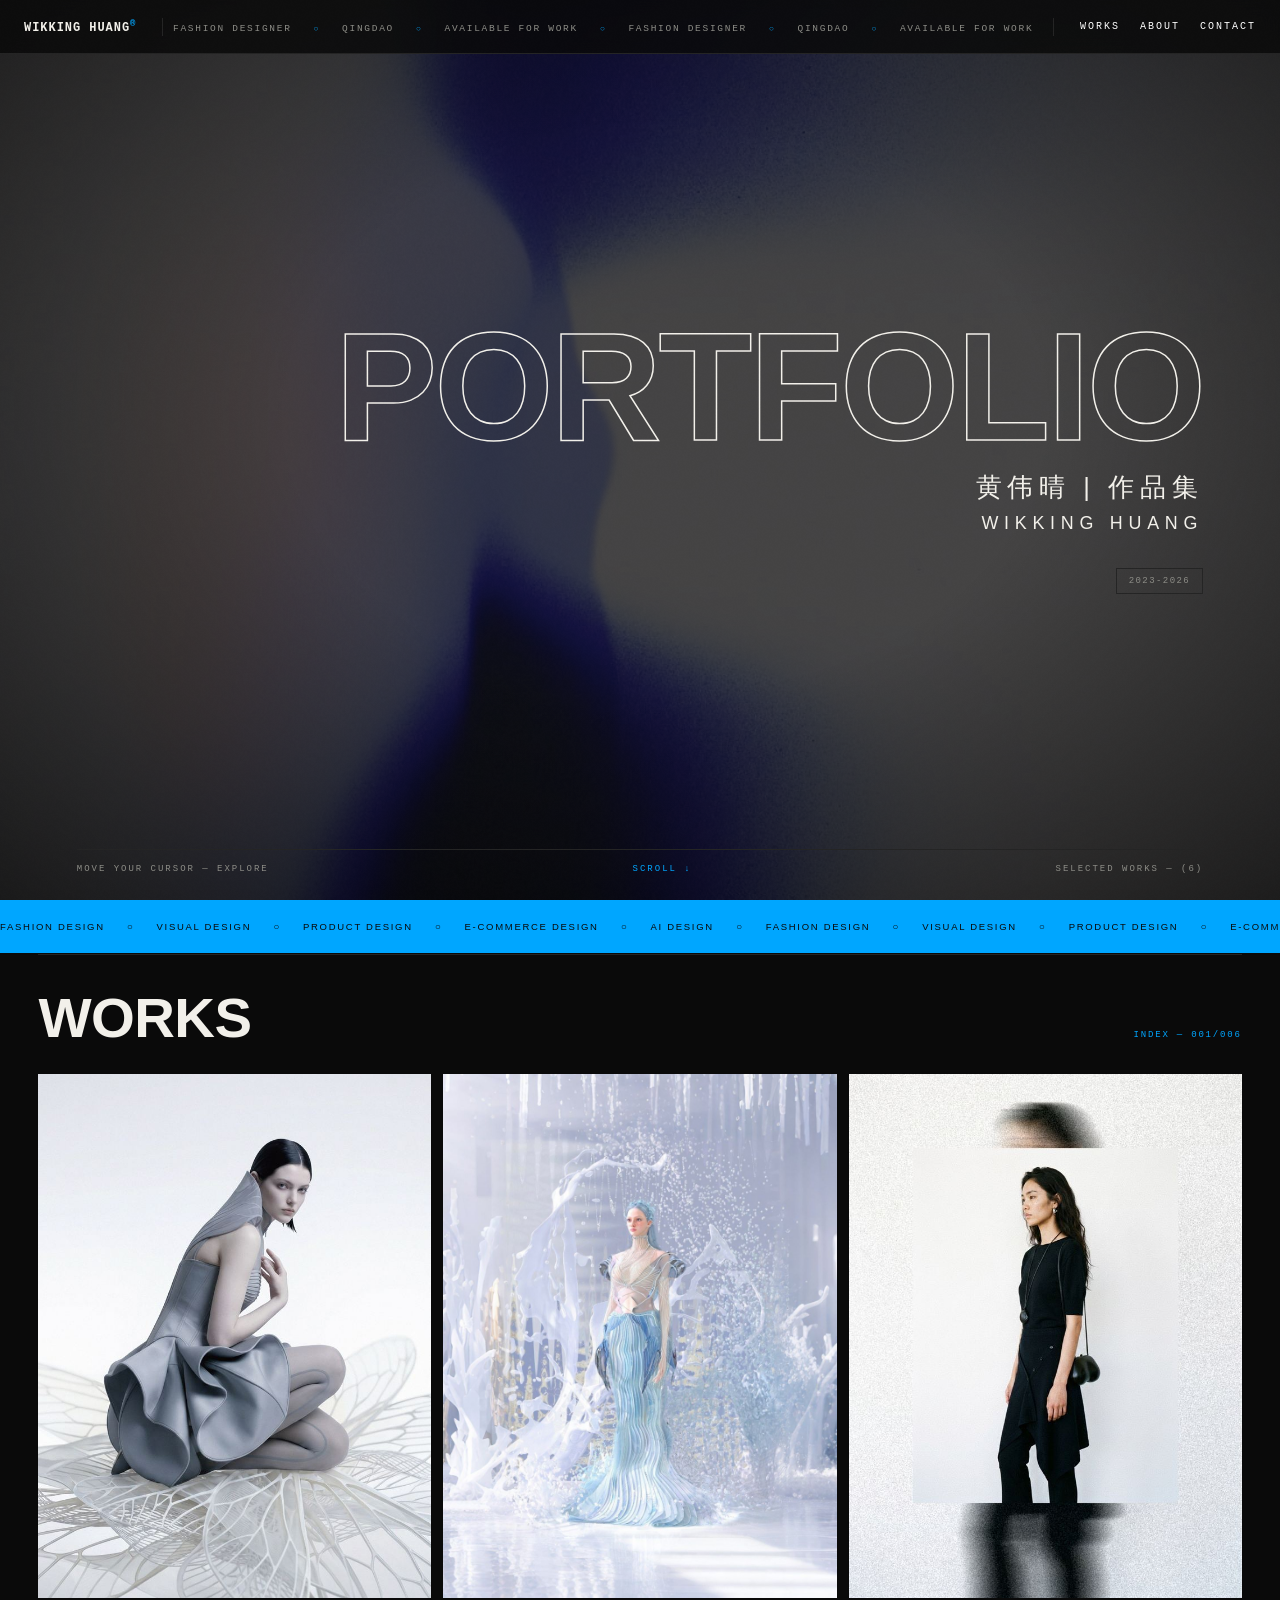
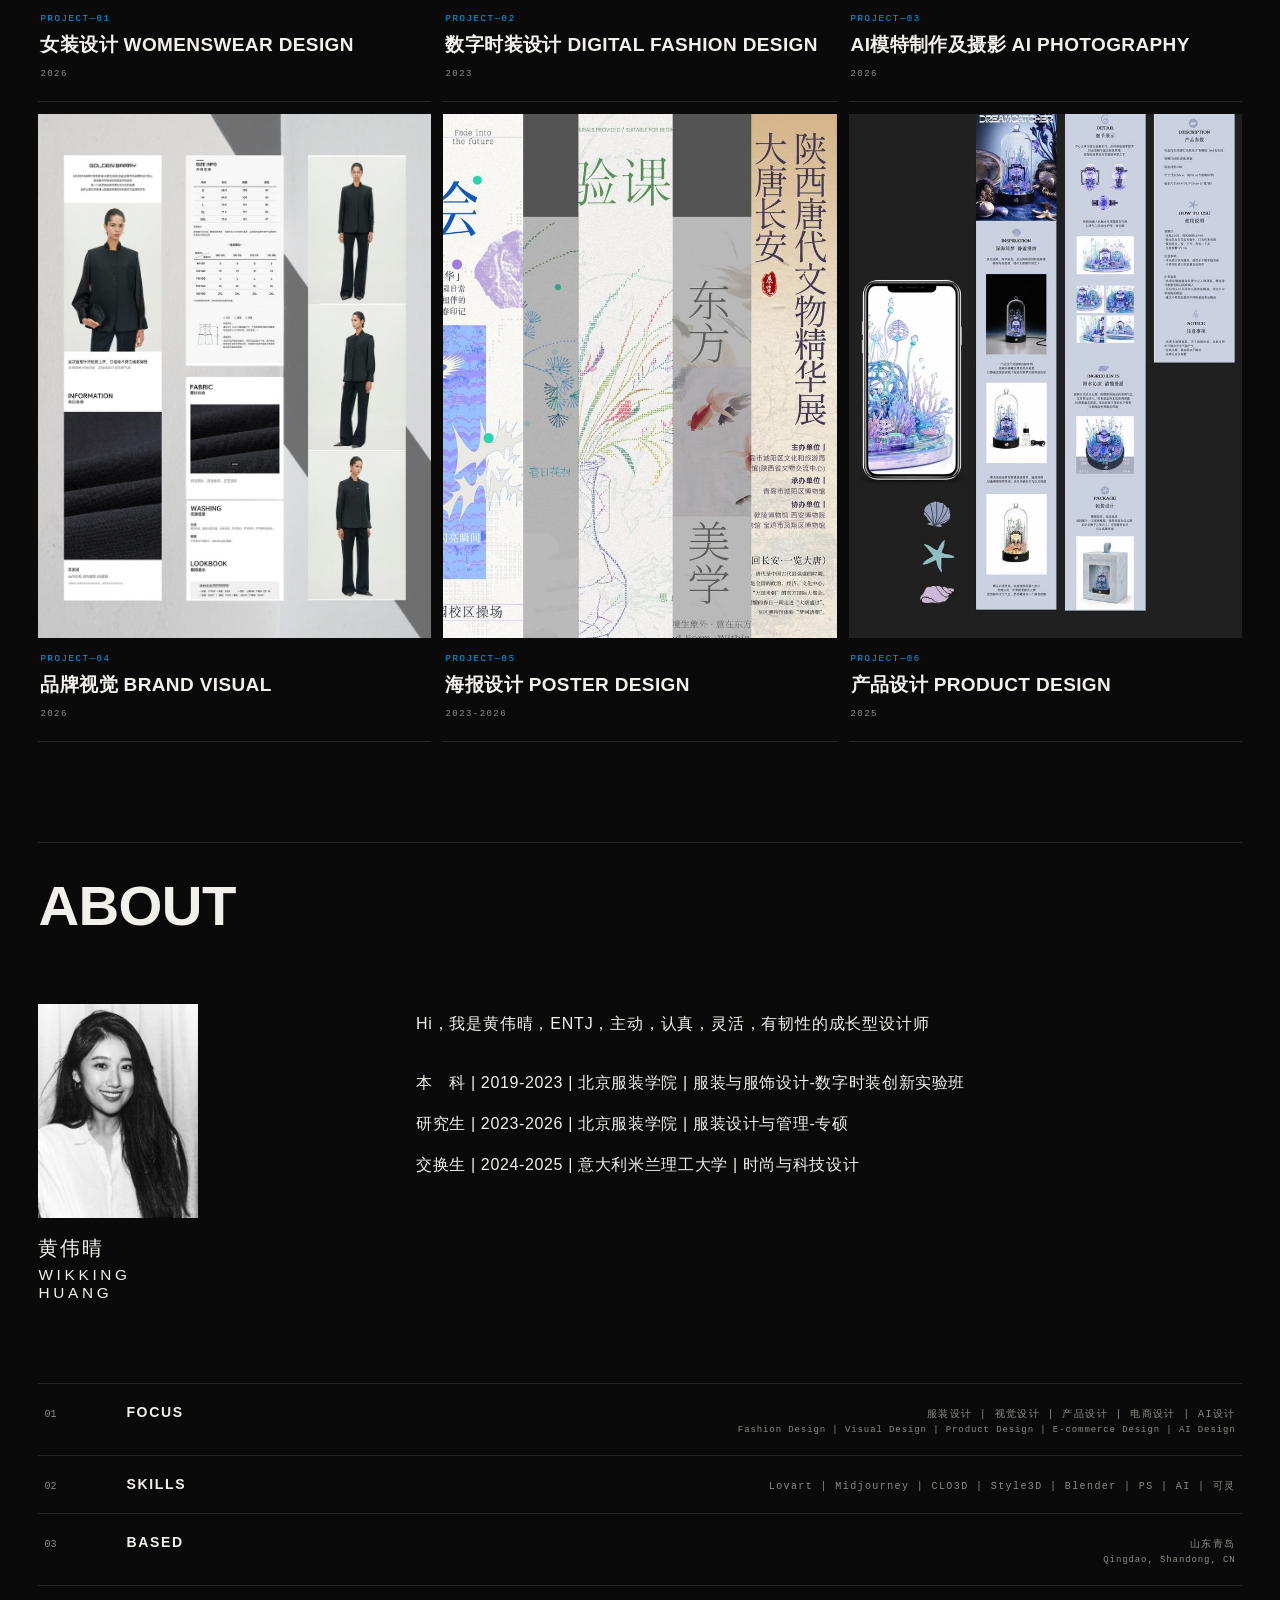
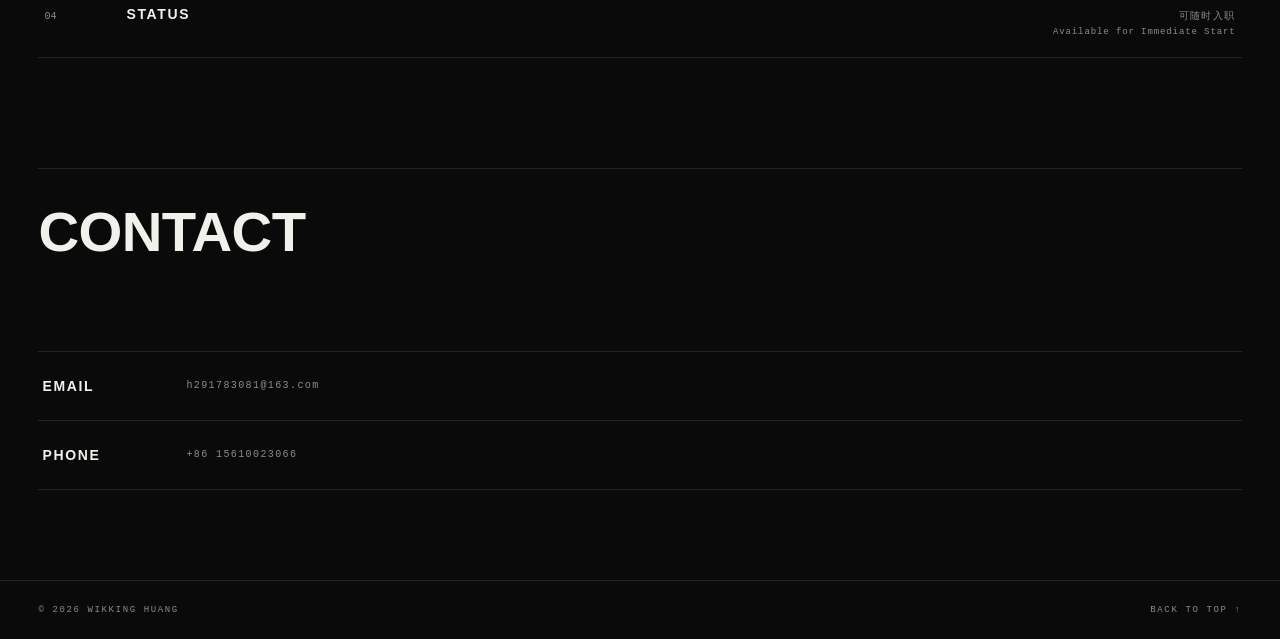
<file: index.html>
<!doctype html>
<html lang="en">
<head>
  <meta charset="utf-8">
  <meta name="viewport" content="width=device-width, initial-scale=1">
  <title>WIKKING HUANG® — Fashion Designer Portfolio</title>
  <link rel="stylesheet" href="styles.css?v=20260913-2">
</head>
<body>

  <div class="grain" aria-hidden="true"></div>

  <!-- ============ TOP BAR ============ -->
  <header class="topbar">
    <a class="brand mono" href="#top">WIKKING HUANG<span class="reg">®</span></a>
    <div class="ticker mono" aria-hidden="true">
      <div class="ticker-track">
        <span>Fashion Designer</span><i>○</i>
        <span>QINGDAO</span><i>○</i>
        <span>Available for Work</span><i>○</i>
        <span>Fashion Designer</span><i>○</i>
        <span>QINGDAO</span><i>○</i>
        <span>Available for Work</span><i>○</i>
      </div>
    </div>
    <nav class="menu mono">
      <a href="#works">Works</a>
      <a href="#about">About</a>
      <a href="#contact">Contact</a>
    </nav>
  </header>

  <main>

    <!-- ============ HERO ============ -->
    <section class="hero" id="top">
      <div class="hero-main">
        <h1 class="hero-name">
          <span class="mask"><span class="inner outline">PORTFOLIO</span></span>
        </h1>

        <div class="hero-subname">
          <span class="cn">黄伟晴 | 作品集</span>
          <span class="en">WIKKING HUANG</span>
        </div>

        <div class="hero-sub">
          <div class="hero-badges">
            <span class="badge mono">2023-2026</span>
          </div>
        </div>
      </div>

      <div class="hero-foot mono">
        <span>Move your cursor — explore</span>
        <span>Scroll ↓</span>
        <span>Selected works — (6)</span>
      </div>
    </section>

    <!-- ============ MARQUEE BAND ============ -->
    <div class="band" aria-hidden="true">
      <div class="band-track">
        <span>Fashion Design</span><i>○</i>
        <span>Visual Design</span><i>○</i>
        <span>Product Design</span><i>○</i>
        <span>E-commerce Design</span><i>○</i>
        <span>AI Design</span><i>○</i>
        <span>Fashion Design</span><i>○</i>
        <span>Visual Design</span><i>○</i>
        <span>Product Design</span><i>○</i>
        <span>E-commerce Design</span><i>○</i>
        <span>AI Design</span><i>○</i>
      </div>
    </div>

    <!-- ============ WORKS — GRID ============ -->
    <section class="works" id="works">
      <div class="sec-head">
        <h2 class="sec-title">WORKS</h2>
        <span class="sec-meta mono">INDEX — 001/006</span>
      </div>

      <div class="grid">

        <figure class="card reveal" data-work="1">
          <div class="card-media">
            <img class="p" src="assets/work-01.jpg?v=20260831-1" srcset="assets/work-01-s.jpg 700w, assets/work-01.jpg 1600w" sizes="(max-width: 900px) 46vw, 30vw" alt="幻羽 REMOLT — fashion editorial" style="aspect-ratio:0.75">
            <img class="d" data-src="assets/work-01-d.jpg?v=20260831-1" data-srcset="assets/work-01-d-s.jpg 700w, assets/work-01-d.jpg 1600w" sizes="(max-width: 900px) 46vw, 30vw" alt="" style="aspect-ratio:0.75" aria-hidden="true">
          </div>
          <figcaption class="card-cap">
            <div class="card-row">
              <a class="tag mono" href="work-detail-v3.html?work=1">PROJECT—01</a>
            </div>
<h3 class="card-title">女装设计 WOMENSWEAR DESIGN</h3>
            <div class="card-meta mono">
              <span>2026</span>
              <span class="card-go" aria-hidden="true">→</span>
            </div>
          </figcaption>
        </figure>

        <figure class="card reveal" data-work="2">
          <div class="card-media">
            <img class="p" src="assets/g2-01.jpg?v=20260831-1" srcset="assets/g2-01-s.jpg 700w, assets/g2-01.jpg 1280w" sizes="(max-width: 900px) 46vw, 30vw" alt="水的沉思 Meditation of aqua — fashion editorial" style="aspect-ratio:0.75">
            <img class="d" data-src="assets/g2-05.jpg?v=20260831-1" data-srcset="assets/g2-05-s.jpg 700w, assets/g2-05.jpg 1600w" sizes="(max-width: 900px) 46vw, 30vw" alt="" style="aspect-ratio:0.75" aria-hidden="true">
          </div>
          <figcaption class="card-cap">
            <div class="card-row">
              <a class="tag mono" href="work-detail-v3.html?work=2">PROJECT—02</a>
            </div>
<h3 class="card-title">数字时装设计 DIGITAL FASHION DESIGN</h3>
            <div class="card-meta mono">
              <span>2023</span>
              <span class="card-go" aria-hidden="true">→</span>
            </div>
          </figcaption>
        </figure>

        <figure class="card reveal" data-work="4">
          <div class="card-media">
            <img class="p" src="assets/work-04.jpg?v=20260831-1" srcset="assets/work-04-s.jpg 700w, assets/work-04.jpg 1600w" sizes="(max-width: 900px) 46vw, 30vw" alt="AI模特摄影策划 — photography" style="aspect-ratio:0.75">
            <img class="d" data-src="assets/g4-01.jpg?v=20260831-1" data-srcset="assets/g4-01-s.jpg 700w, assets/g4-01.jpg 1600w" sizes="(max-width: 900px) 46vw, 30vw" alt="" style="aspect-ratio:0.75" aria-hidden="true">
          </div>
          <figcaption class="card-cap">
            <div class="card-row">
              <a class="tag mono" href="work-detail-v3.html?work=4">PROJECT—03</a>
            </div>
<h3 class="card-title">AI模特制作及摄影 AI PHOTOGRAPHY</h3>
            <div class="card-meta mono">
              <span>2026</span>
              <span class="card-go" aria-hidden="true">→</span>
            </div>
          </figcaption>
        </figure>

        <figure class="card reveal" data-work="3">
          <div class="card-media">
            <img class="p" src="assets/g3-01.jpg" srcset="assets/g3-01-s.jpg 700w, assets/g3-01.jpg 1496w" sizes="(max-width: 900px) 46vw, 30vw" alt="品牌视觉 Brand Visual — brand book" style="aspect-ratio:0.75">
            <img class="d" data-src="assets/g3-02.jpg" data-srcset="assets/g3-02-s.jpg 700w, assets/g3-02.jpg 1385w" sizes="(max-width: 900px) 46vw, 30vw" alt="" style="aspect-ratio:0.75" aria-hidden="true">
          </div>
          <figcaption class="card-cap">
            <div class="card-row">
              <a class="tag mono" href="work-detail-v3.html?work=3">PROJECT—04</a>
            </div>
            <h3 class="card-title">品牌视觉 Brand Visual</h3>
            <div class="card-meta mono">
              <span>2026</span>
              <span class="card-go" aria-hidden="true">→</span>
            </div>
          </figcaption>
        </figure>

        <figure class="card reveal" data-work="5">
          <div class="card-media">
            <img class="p" src="assets/work-10-v2.jpg?v=20260901-3" srcset="assets/work-10-v2-s.jpg 700w, assets/work-10-v2.jpg 1010w" sizes="(max-width: 900px) 46vw, 30vw" alt="海报设计 Poster Design — poster" style="aspect-ratio:0.75">
            <img class="d" data-src="assets/work-10-d-v2.jpg?v=20260901-3" data-srcset="assets/work-10-d-v2-s.jpg 700w, assets/work-10-d-v2.jpg 1010w" sizes="(max-width: 900px) 46vw, 30vw" alt="" style="aspect-ratio:0.75" aria-hidden="true">
          </div>
          <figcaption class="card-cap">
            <div class="card-row">
              <a class="tag mono" href="work-detail-v3.html?work=5">PROJECT—05</a>
            </div>
            <h3 class="card-title">海报设计 Poster Design</h3>
            <div class="card-meta mono">
              <span>2023-2026</span>
              <span class="card-go" aria-hidden="true">→</span>
            </div>
          </figcaption>
        </figure>

        <figure class="card reveal" data-work="6">
          <div class="card-media">
            <img class="p" src="assets/work-06.jpg" srcset="assets/work-06-s.jpg 700w, assets/work-06.jpg 1600w" sizes="(max-width: 900px) 46vw, 30vw" alt="产品设计 PRODUCT DESIGN" style="aspect-ratio:0.75">
            <img class="d" data-src="assets/work-06-d.jpg" data-srcset="assets/work-06-d-s.jpg 700w, assets/work-06-d.jpg 1536w" sizes="(max-width: 900px) 46vw, 30vw" alt="" style="aspect-ratio:0.75" aria-hidden="true">
          </div>
          <figcaption class="card-cap">
            <div class="card-row">
              <a class="tag mono" href="work-detail-v3.html?work=6">PROJECT—06</a>
            </div>
            <h3 class="card-title">产品设计 PRODUCT DESIGN</h3>
            <div class="card-meta mono">
              <span>2025</span>
              <span class="card-go" aria-hidden="true">→</span>
            </div>
          </figcaption>
        </figure>

      </div>
    </section>

    <!-- ============ ABOUT ============ -->
    <section class="about" id="about">
      <div class="sec-head">
        <h2 class="sec-title">About</h2>
      </div>

      <div class="about-body reveal">
        <div class="about-photo-col">
          <img class="about-photo" src="assets/about-photo.jpg" srcset="assets/about-photo-s.jpg 700w, assets/about-photo.jpg 1200w" sizes="(max-width: 640px) 150px, 160px" loading="lazy" decoding="async" alt="黄伟晴 Wikking Huang">
          <div class="about-name">
            <span class="cn">黄伟晴</span>
            <span class="en">Wikking Huang</span>
          </div>
        </div>

        <div class="about-text">
          <p class="about-bio">
            Hi，我是黄伟晴，ENTJ，主动，认真，灵活，有韧性的成长型设计师
          </p>

          <div class="about-edu">
            <p>本　科 | 2019-2023 | 北京服装学院 | 服装与服饰设计-数字时装创新实验班</p>
            <p>研究生 | 2023-2026 | 北京服装学院 | 服装设计与管理-专硕</p>
            <p>交换生 | 2024-2025 | 意大利米兰理工大学 | 时尚与科技设计</p>
          </div>
        </div>
      </div>

      <ul class="facts">
        <li class="reveal"><span class="fact-idx mono">01</span><span class="fact-key">Focus</span><span class="fact-val mono"><span>服装设计 | 视觉设计 | 产品设计 | 电商设计 | AI设计</span><span class="en">Fashion Design | Visual Design | Product Design | E-commerce Design | AI Design</span></span></li>
        <li class="reveal"><span class="fact-idx mono">02</span><span class="fact-key">Skills</span><span class="fact-val mono">Lovart | Midjourney | CLO3D | Style3D | Blender | PS | AI | 可灵</span></li>
        <li class="reveal"><span class="fact-idx mono">03</span><span class="fact-key">Based</span><span class="fact-val mono"><span>山东青岛</span><span class="en">Qingdao, Shandong, CN</span></span></li>
        <li class="reveal"><span class="fact-idx mono">04</span><span class="fact-key">Status</span><span class="fact-val mono"><span>可随时入职</span><span class="en">Available for Immediate Start</span></span></li>
      </ul>

    </section>

    <!-- ============ CONTACT ============ -->
    <section class="contact" id="contact">
      <div class="sec-head">
        <h2 class="sec-title">Contact</h2>
      </div>

      <div class="contact-fields reveal">
        <div class="field">
          <span class="field-label mono">Email</span>
          <a class="contact-mail mono" href="mailto:h291783081@163.com">h291783081@163.com</a>
        </div>
        <div class="field">
          <span class="field-label mono">Phone</span>
          <span class="contact-mail mono">+86 15610023066</span>
        </div>
      </div>
    </section>

  </main>

  <!-- ============ FOOTER ============ -->
  <footer class="footer">
    <div class="footer-row">
      <span class="mono">© 2026 Wikking Huang</span>
      <a class="mono" href="#top">Back to top ↑</a>
    </div>
  </footer>

  <script src="script.js?v=20260913-3"></script>
</body>
</html>
</file>
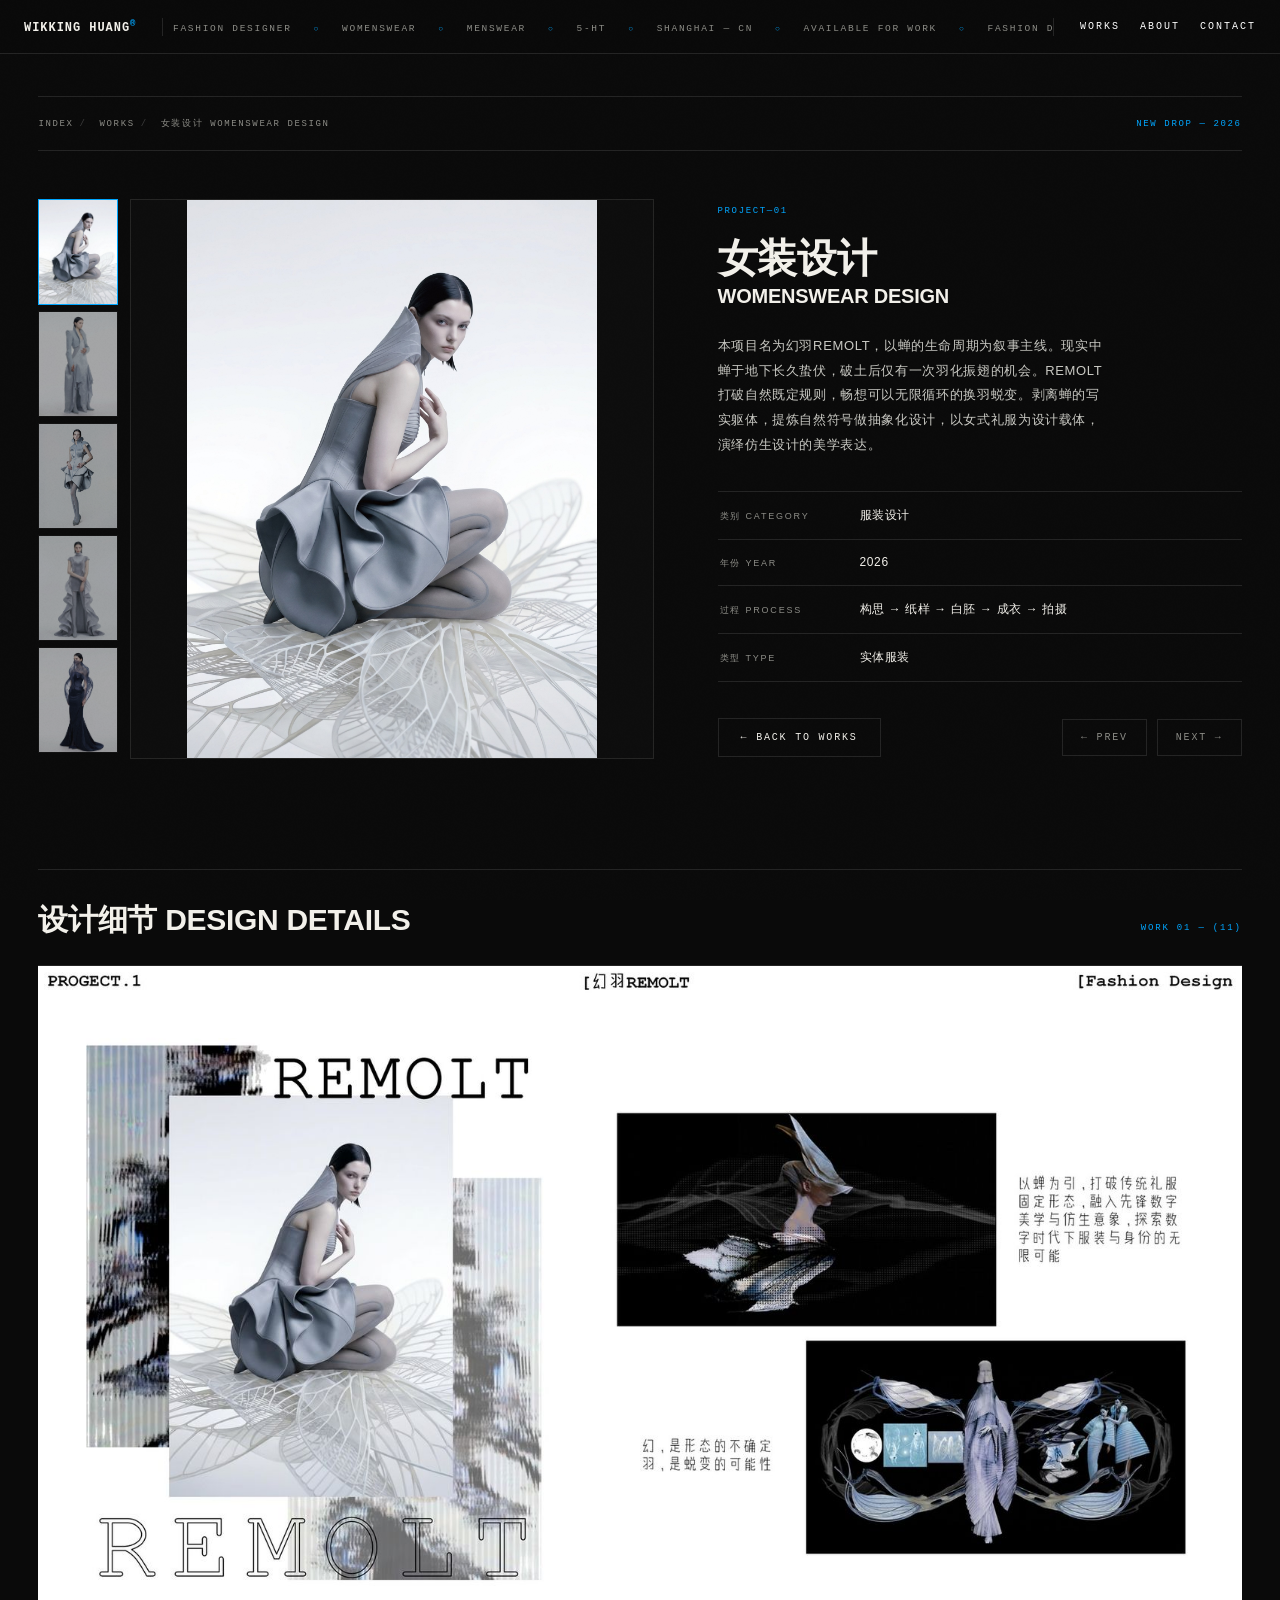
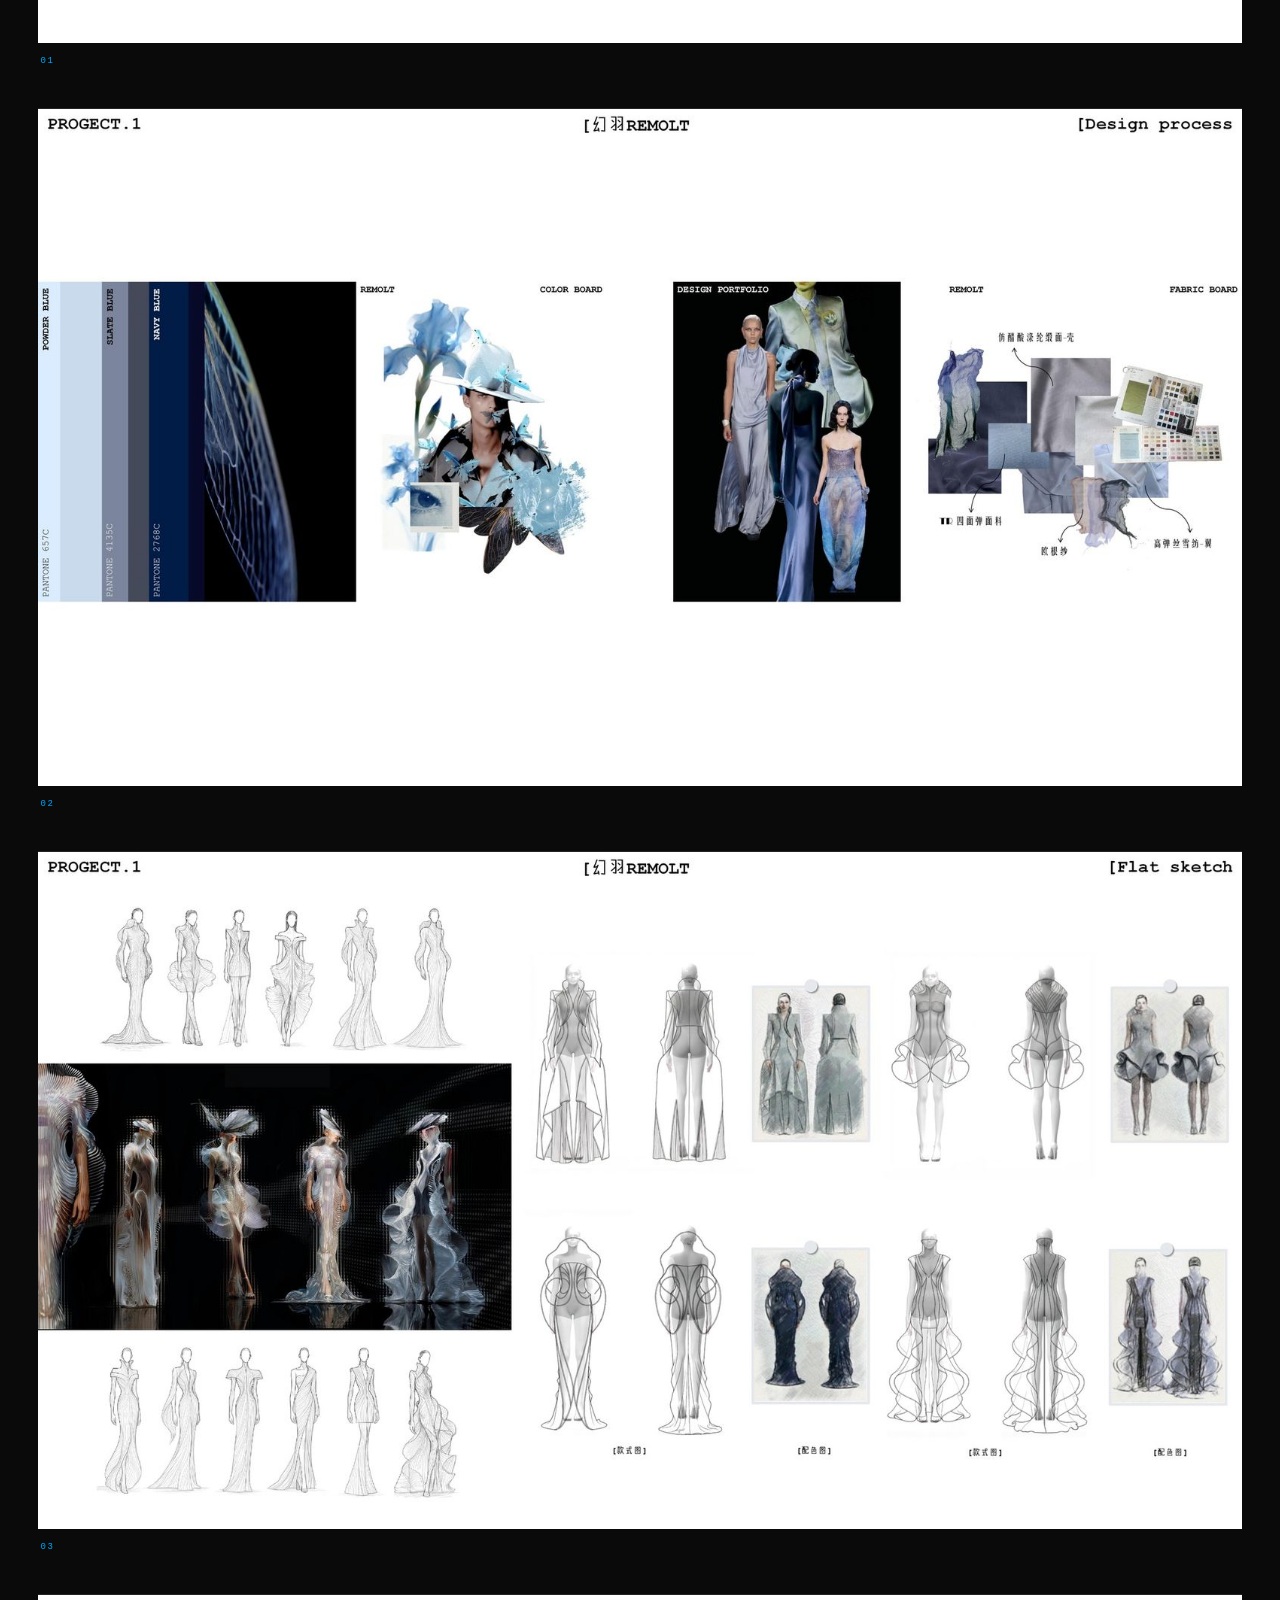
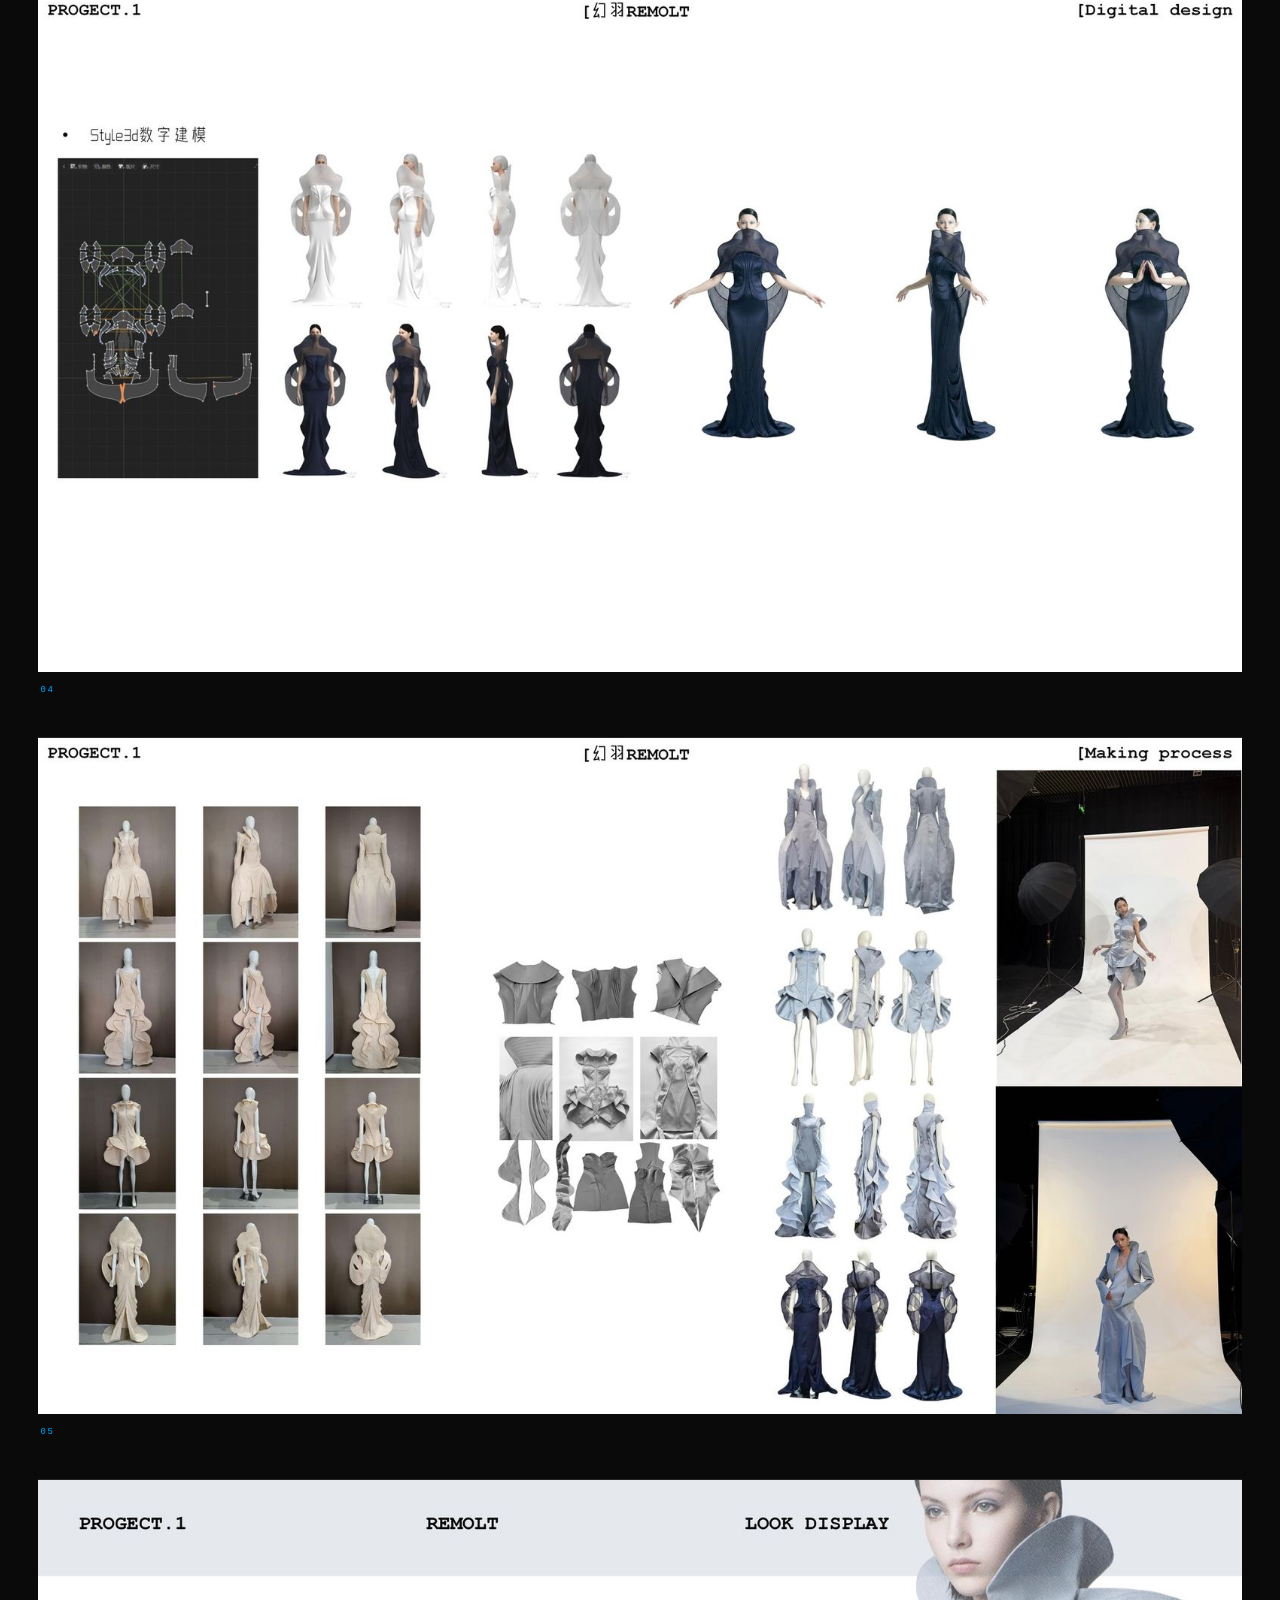
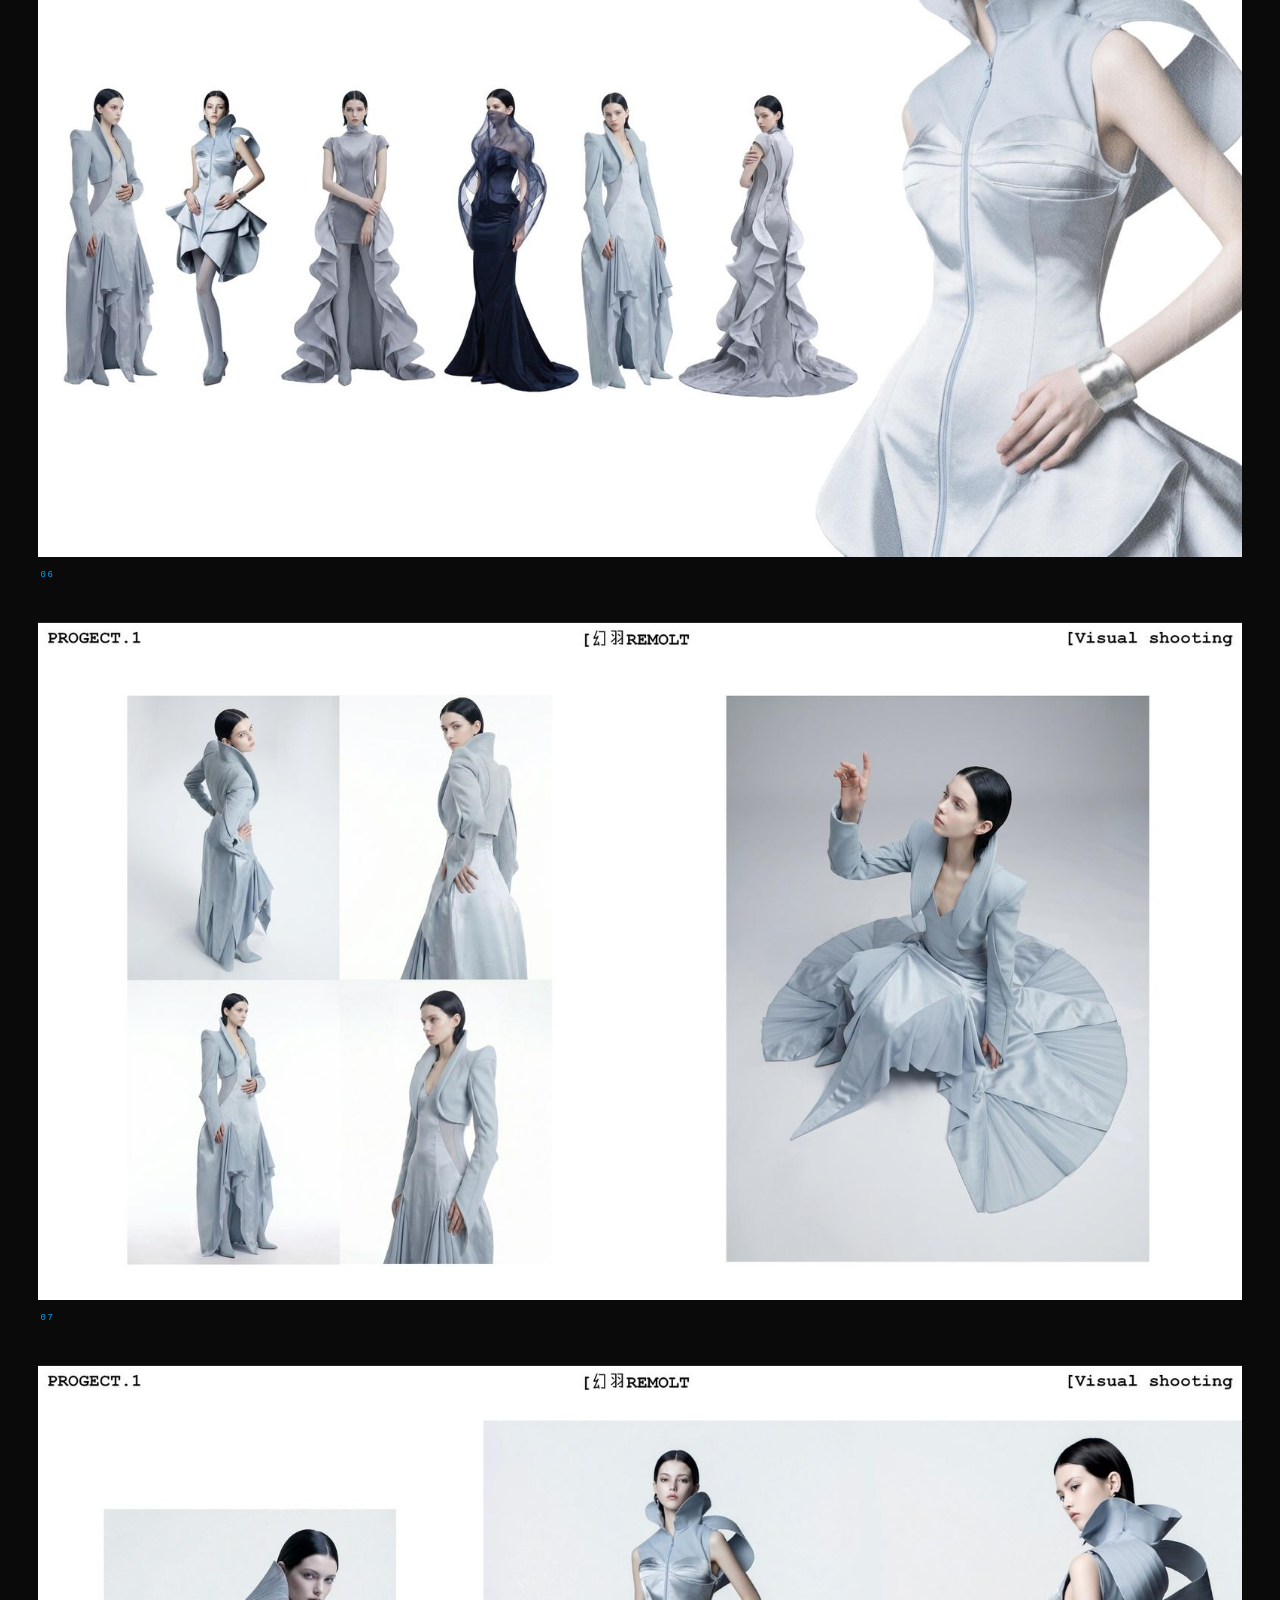
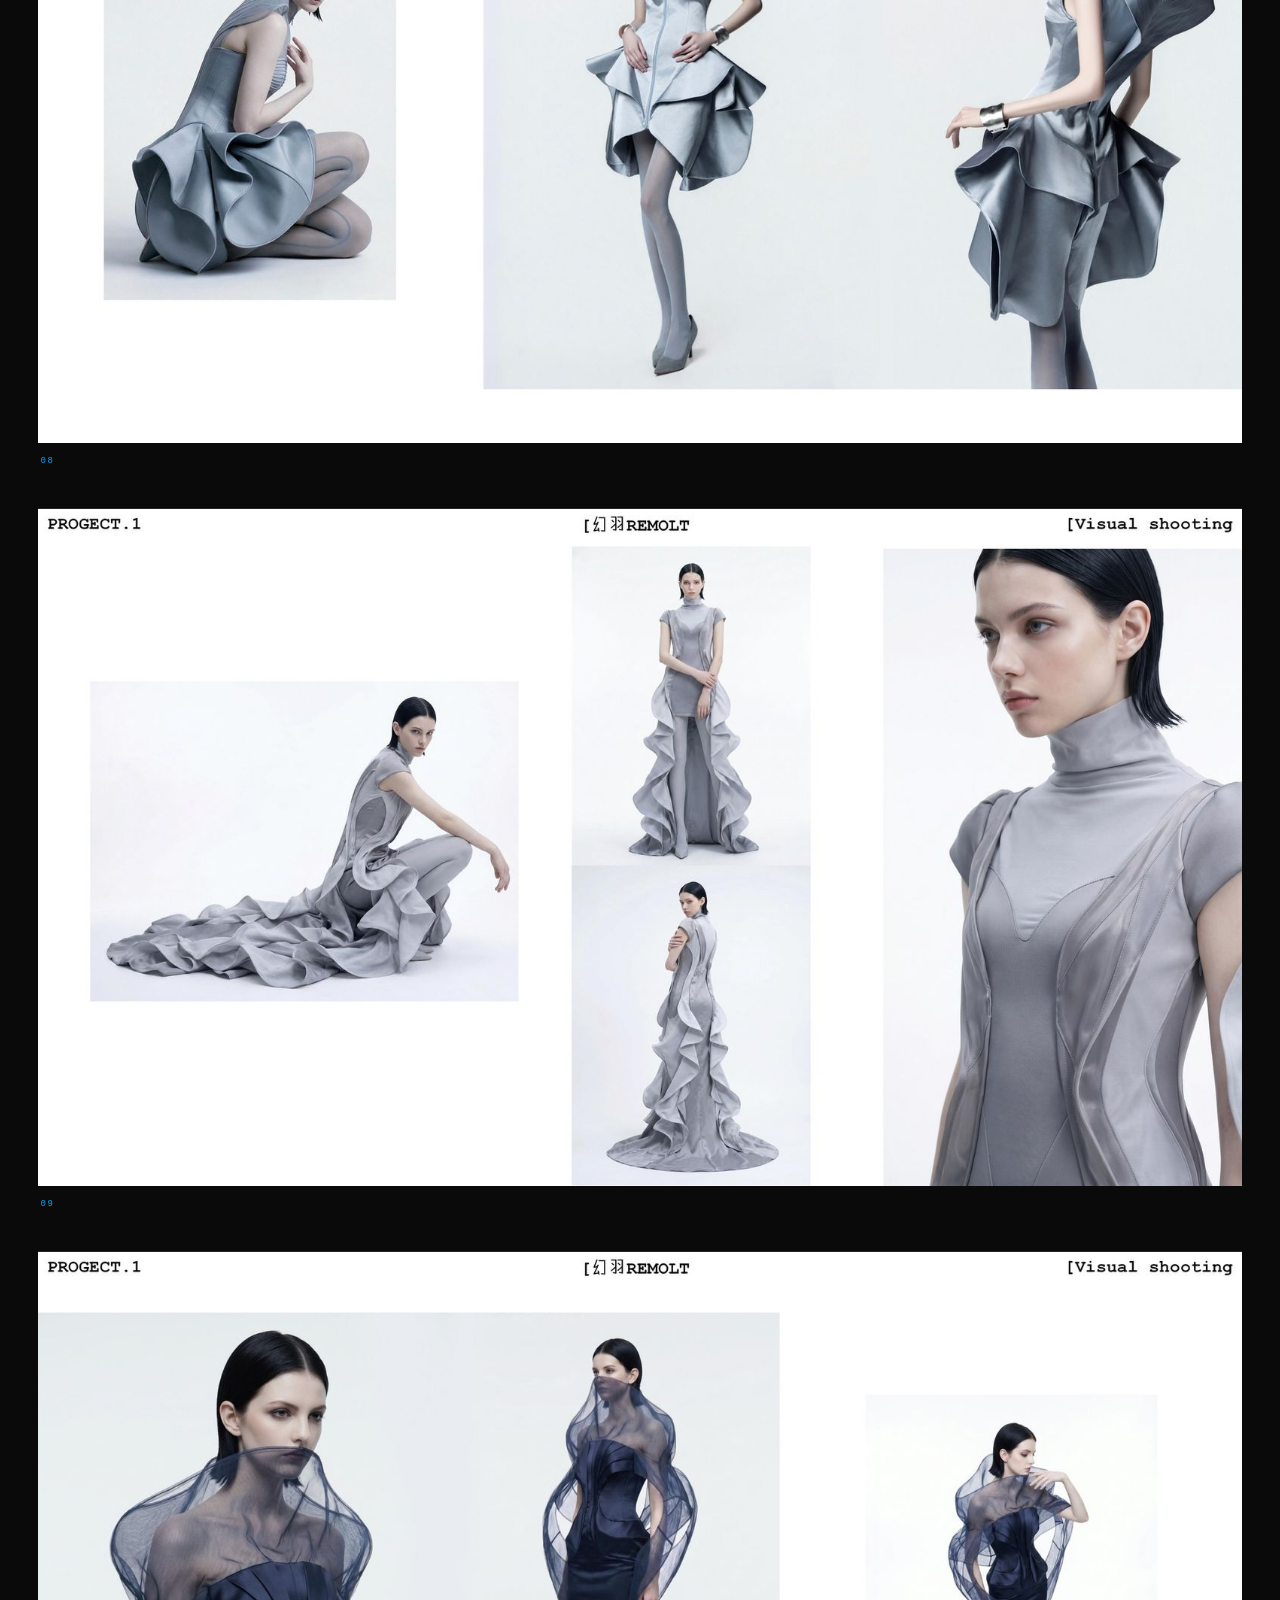
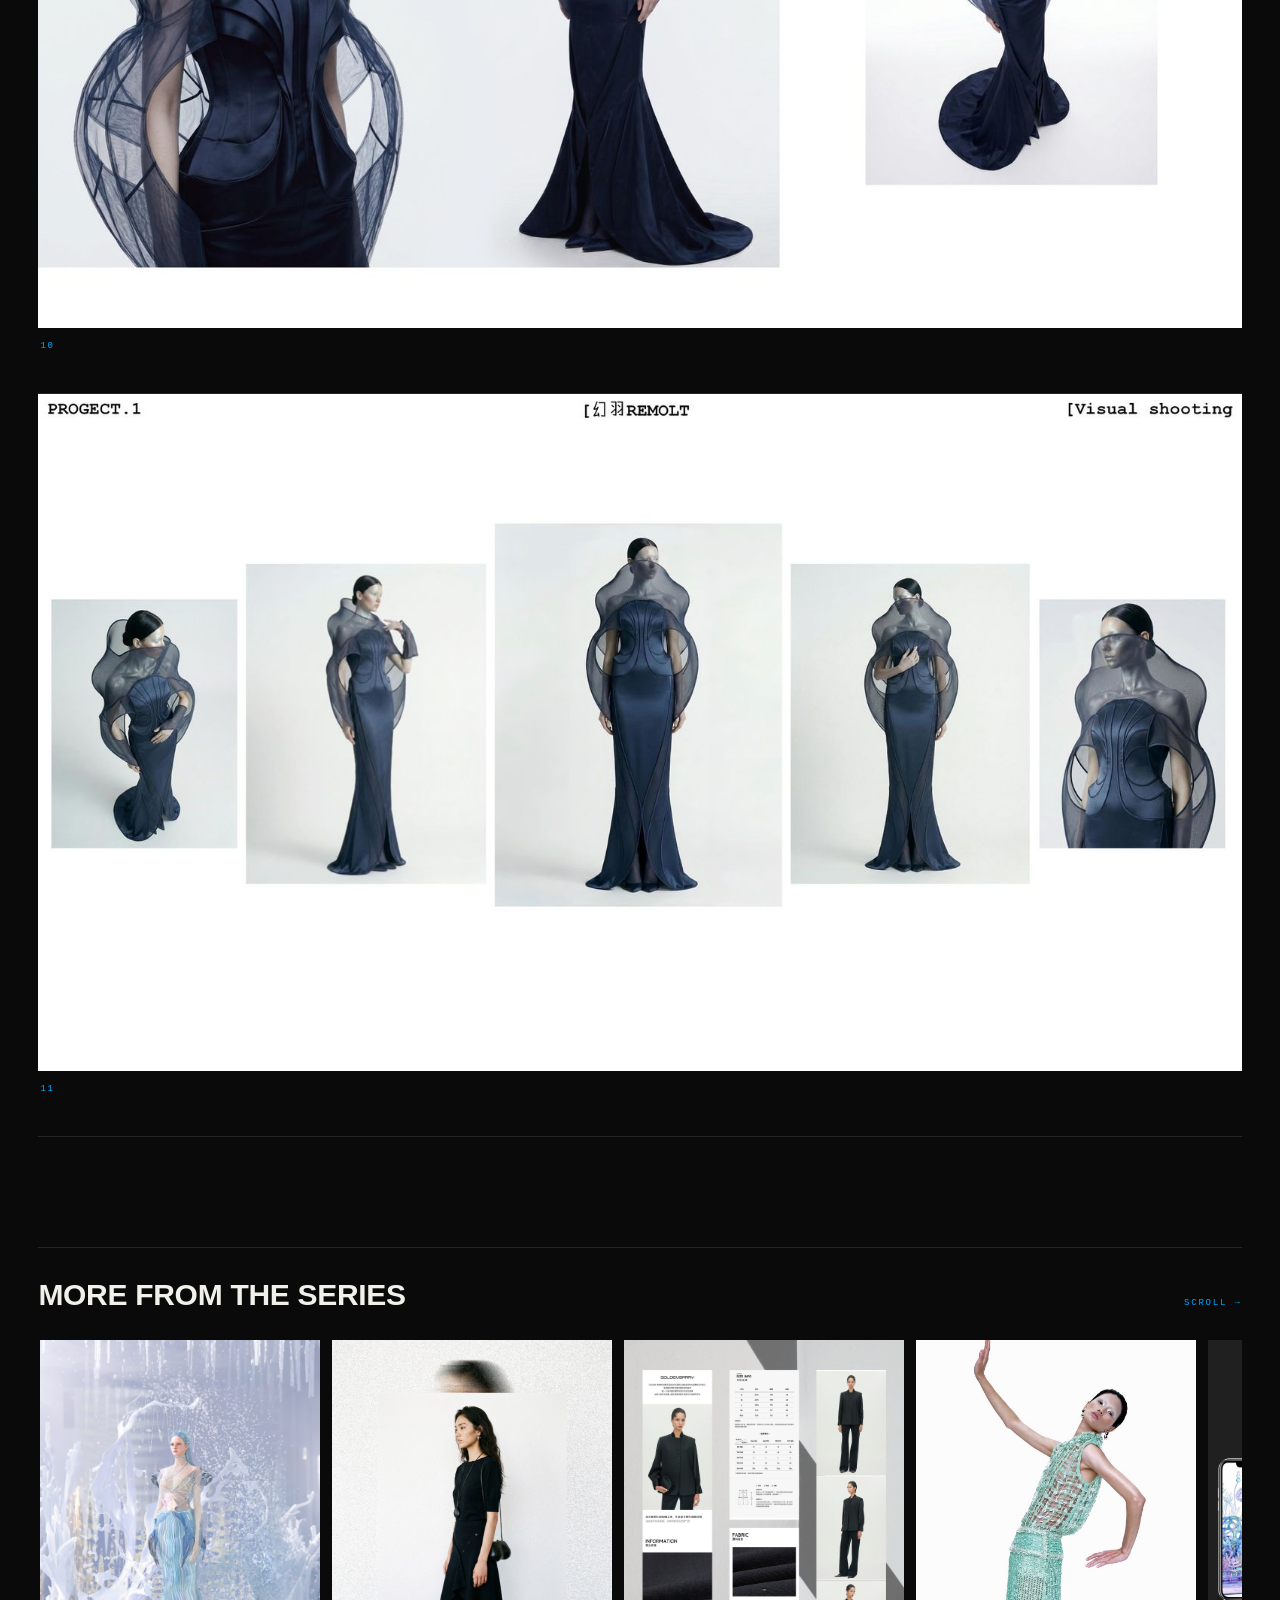
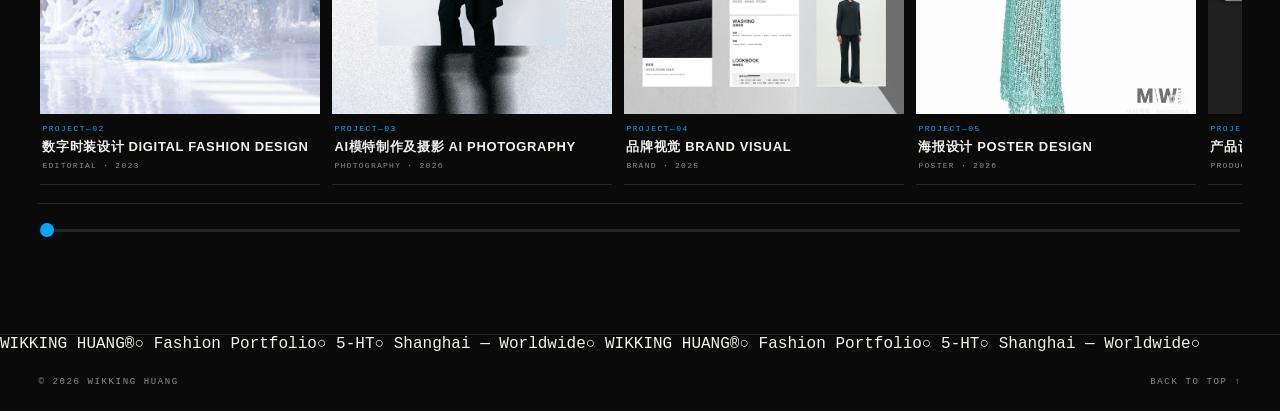
<file: work-detail-v2.html>
<!doctype html>
<html lang="en">
<head>
  <meta charset="utf-8">
  <meta name="viewport" content="width=device-width, initial-scale=1">
  <title>Work — WIKKING HUANG®</title>
  <link rel="stylesheet" href="styles.css">
  <link rel="stylesheet" href="work-detail-v2.css?v=20260830-29">
</head>
<body>

  <div class="grain" aria-hidden="true"></div>

  <!-- ============ TOP BAR ============ -->
  <header class="topbar">
    <a class="brand mono" href="index.html">WIKKING HUANG<span class="reg">®</span></a>
    <div class="ticker mono" aria-hidden="true">
      <div class="ticker-track">
        <span>Fashion Designer</span><i>○</i>
        <span>Womenswear</span><i>○</i>
        <span>Menswear</span><i>○</i>
        <span>5-HT</span><i>○</i>
        <span>Shanghai — CN</span><i>○</i>
        <span>Available for Work</span><i>○</i>
        <span>Fashion Designer</span><i>○</i>
        <span>Womenswear</span><i>○</i>
        <span>Menswear</span><i>○</i>
        <span>5-HT</span><i>○</i>
        <span>Shanghai — CN</span><i>○</i>
        <span>Available for Work</span><i>○</i>
      </div>
    </div>
    <nav class="menu mono">
      <a href="index.html#works">Works</a>
      <a href="index.html#about">About</a>
      <a href="index.html#contact">Contact</a>
    </nav>
  </header>

  <main class="detail">

    <!-- ============ BREADCRUMB ============ -->
    <div class="crumb mono">
      <span class="crumb-path">
        <a href="index.html">Index</a><i>/</i>
        <a href="index.html#works">Works</a><i>/</i>
        <span id="crumbName">—</span>
      </span>
      <span class="crumb-drop">New Drop — 2026</span>
    </div>

    <!-- ============ GALLERY + INFO ============ -->
    <div class="detail-grid">

      <div class="gallery reveal" id="gallery">
        <div class="gallery-thumbs" id="thumbs"></div>
        <div class="gallery-main" id="galleryMain">
          <img id="mainImg" src="assets/work-01.jpg" alt="Work detail">
        </div>
      </div>

      <aside class="info reveal" id="infoPanel">
        <span class="tag mono" id="infoTag">5-HT—01</span>
        <h1 class="info-title" id="infoTitle">Sculptural Drape</h1>
        <p class="info-desc" id="infoDesc"></p>

        <dl class="info-rows">
          <div class="row"><dt>Category</dt><dd id="infoCat"></dd></div>
          <div class="row"><dt>Year</dt><dd id="infoYear"></dd></div>
          <div class="row"><dt>Materials</dt><dd id="infoMat"></dd></div>
          <div class="row"><dt>Process</dt><dd id="infoProc"></dd></div>
          <div class="row"><dt>Role</dt><dd id="infoRole"></dd></div>
          <div class="row"><dt>Status</dt><dd id="infoStatus" class="blue"></dd></div>
        </dl>

        <div class="info-actions">
          <a class="btn" id="backBtn" href="index.html#works">← Back to works</a>
          <div class="pager">
            <button id="prevBtn" class="pager-btn mono" type="button">← Prev</button>
            <button id="nextBtn" class="pager-btn mono" type="button">Next →</button>
          </div>
        </div>
      </aside>

    </div>

    <!-- ============ DESIGN DETAILS (work 01) ============ -->
    <section class="dd" id="designDetails">
      <div class="sec-head">
        <h2 class="sec-title">设计细节 Design Details</h2>
        <span class="sec-meta mono" id="ddMeta">WORK 01 — (11)</span>
      </div>

      <div class="dd-list" id="ddList"></div>
    </section>

    <!-- ============ MORE FROM THE SERIES ============ -->
    <section class="more">
      <div class="sec-head">
        <h2 class="sec-title">More from the series</h2>
        <span class="sec-meta mono">SCROLL →</span>
      </div>
      <div class="carousel" id="carousel"></div>
      <div class="slider">
        <input type="range" id="carSlider" min="0" max="1000" value="0" step="1" aria-label="Scroll more projects">
      </div>
    </section>

  </main>

  <!-- ============ FOOTER ============ -->
  <footer class="footer">
    <div class="footer-marquee mono" aria-hidden="true">
      <div class="footer-track">
        <span>WIKKING HUANG®</span><i>○</i>
        <span>Fashion Portfolio</span><i>○</i>
        <span>5-HT</span><i>○</i>
        <span>Shanghai — Worldwide</span><i>○</i>
        <span>WIKKING HUANG®</span><i>○</i>
        <span>Fashion Portfolio</span><i>○</i>
        <span>5-HT</span><i>○</i>
        <span>Shanghai — Worldwide</span><i>○</i>
      </div>
    </div>
    <div class="footer-row">
      <span class="mono">© 2026 Wikking Huang</span>
      <a class="mono" href="index.html#top">Back to top ↑</a>
    </div>
  </footer>

  <script src="work-detail-v2.js?v=20260830-29"></script>
</body>
</html>
</file>
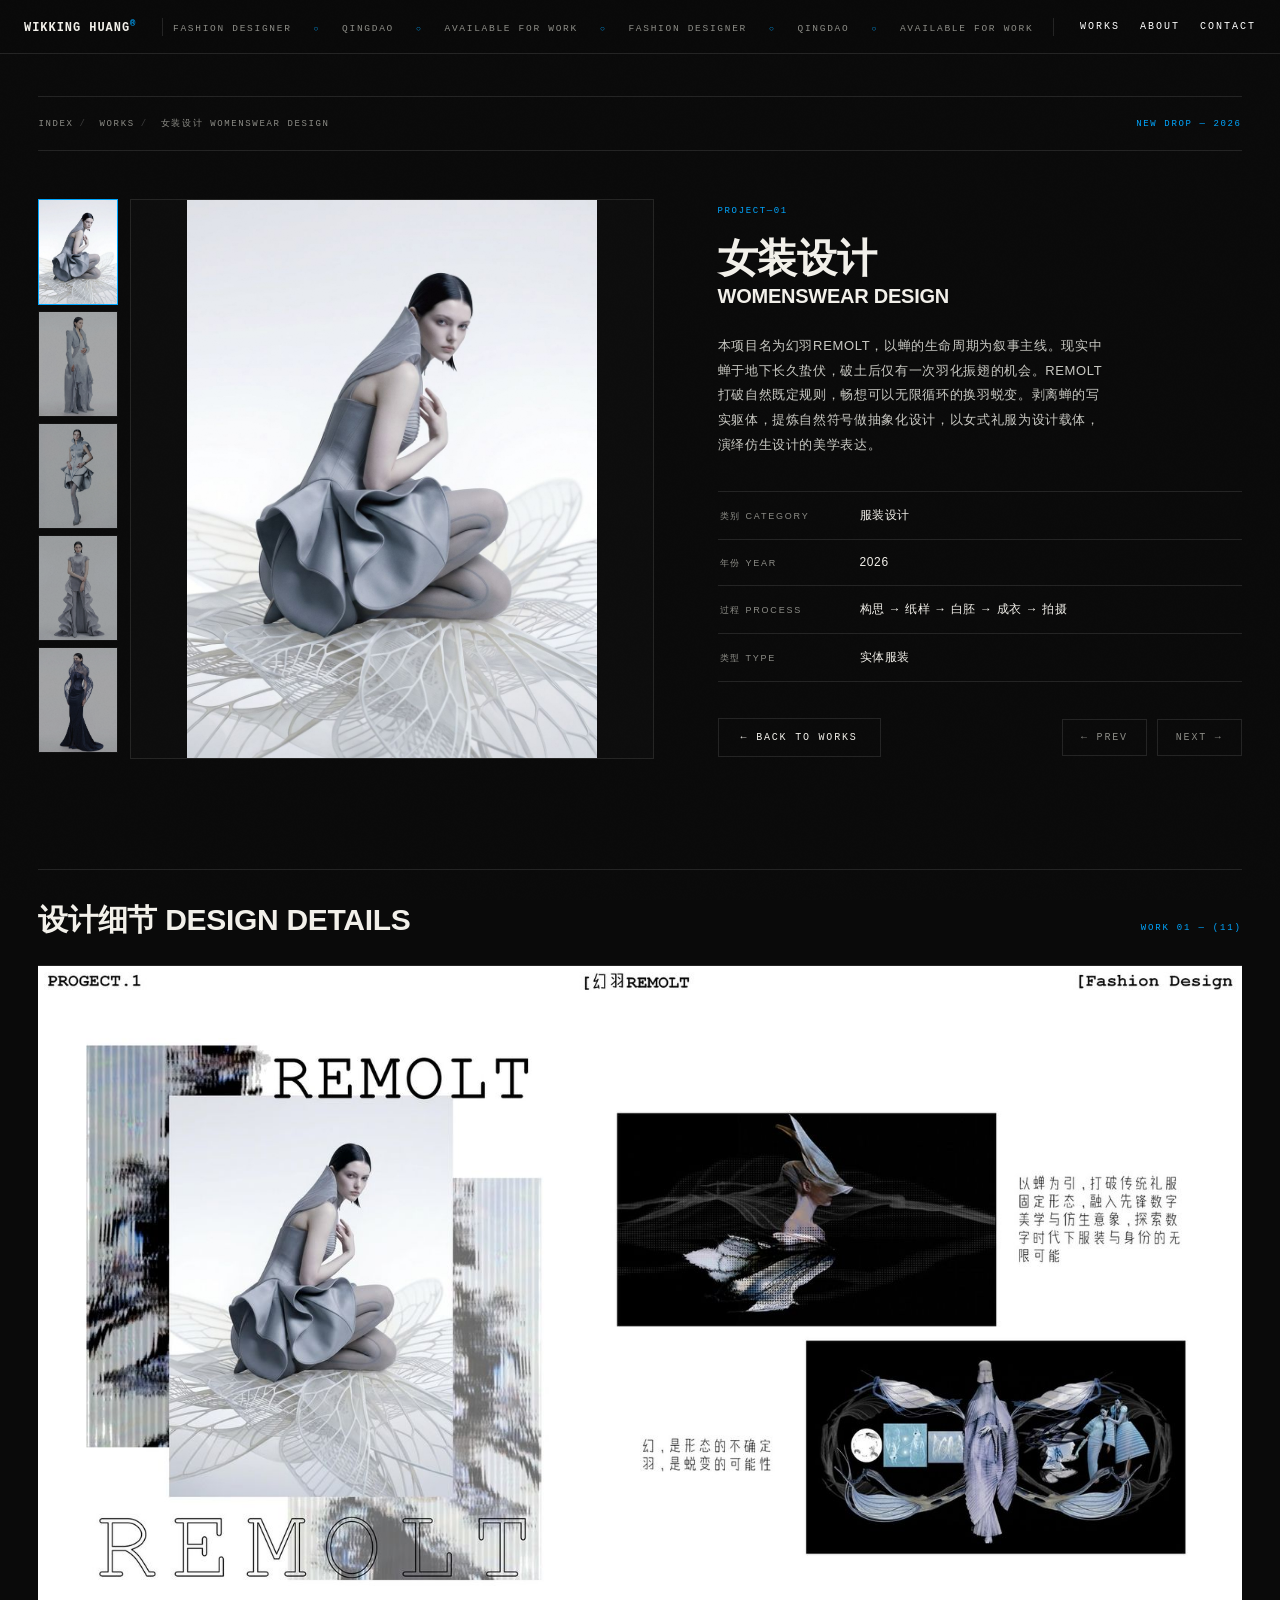
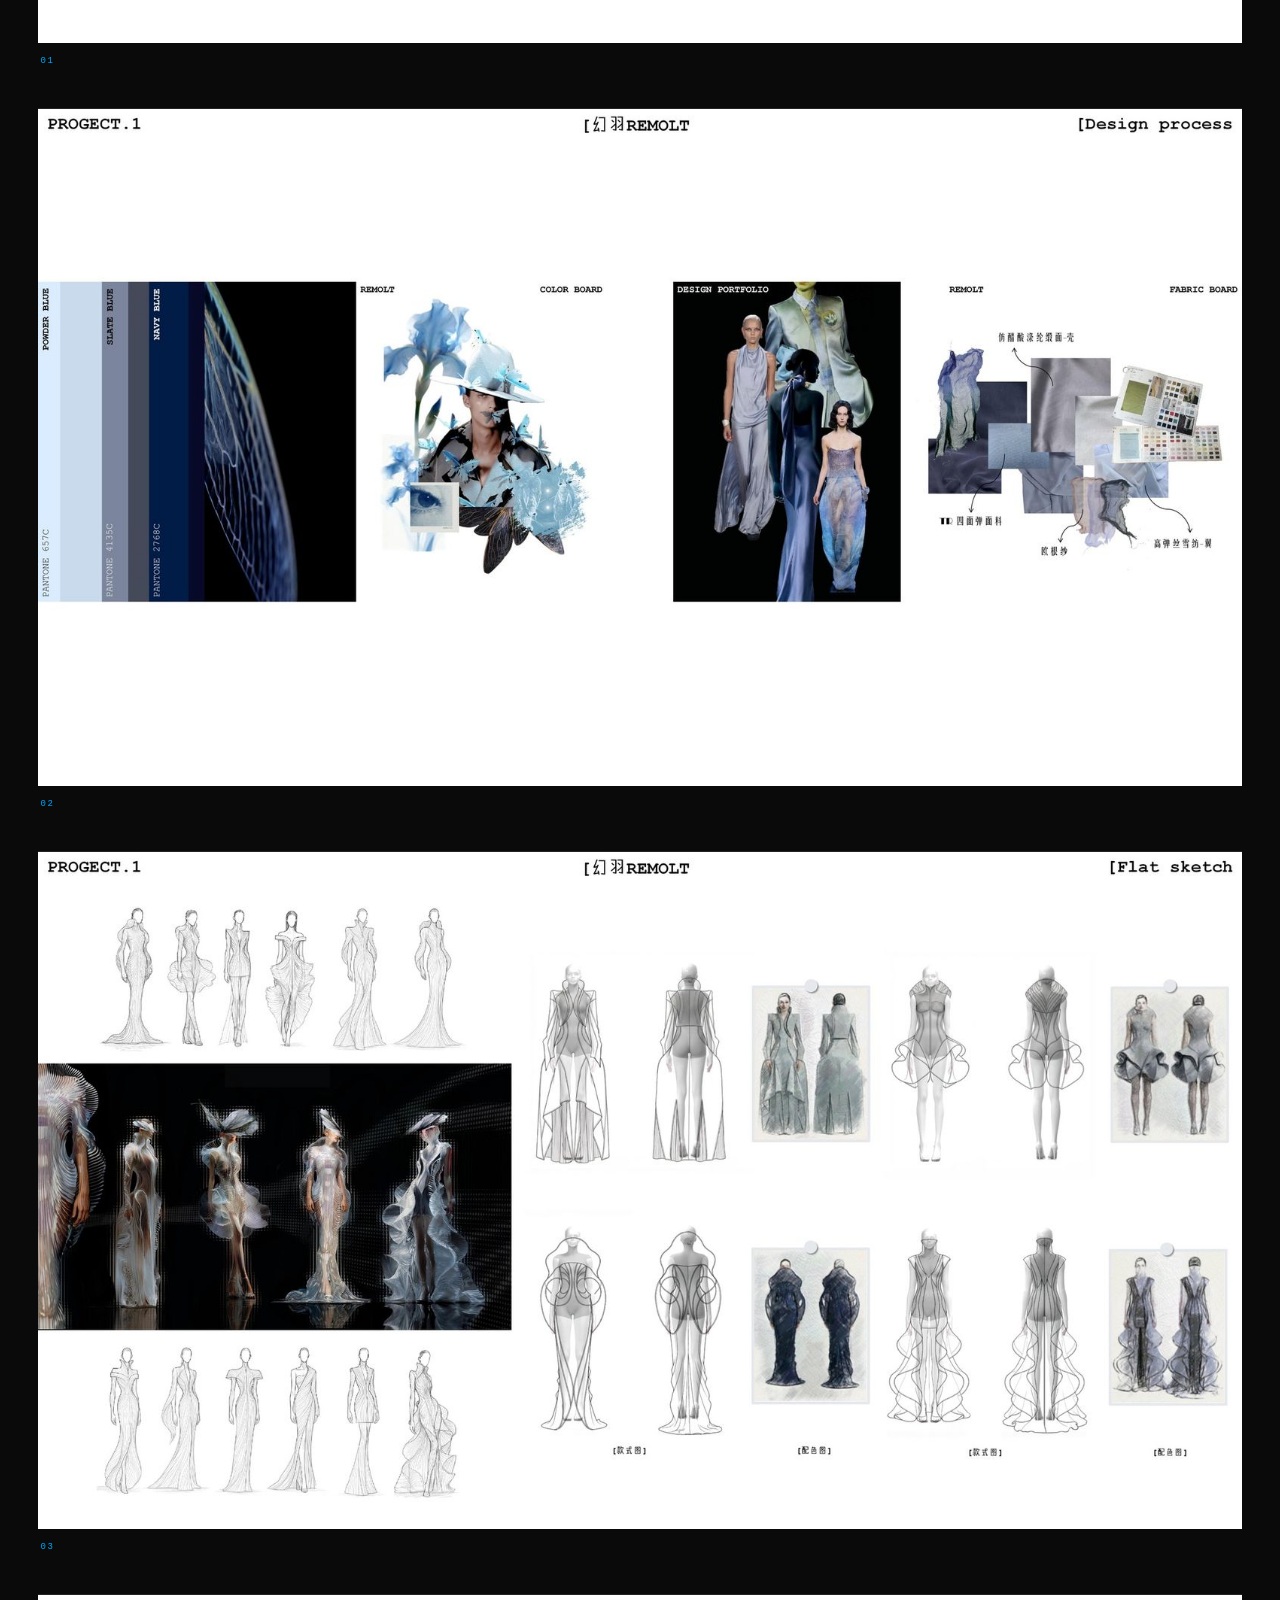
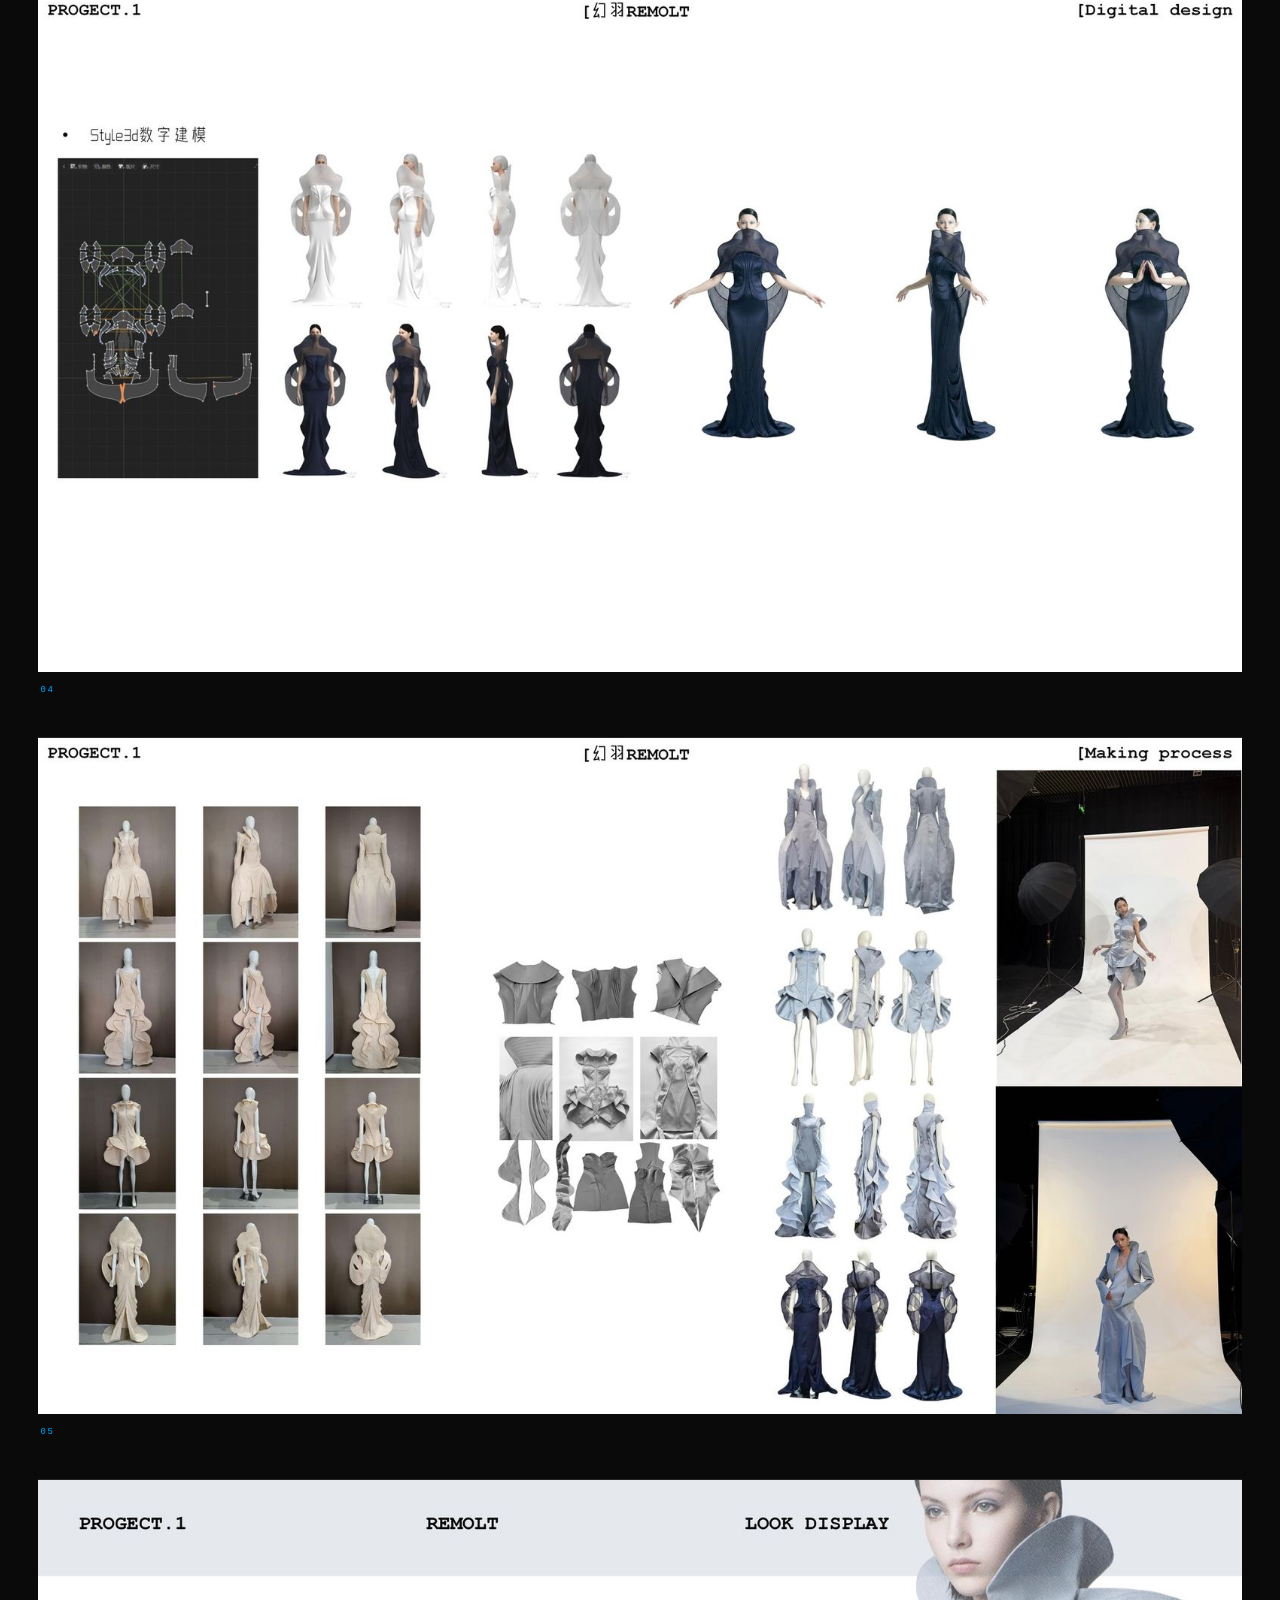
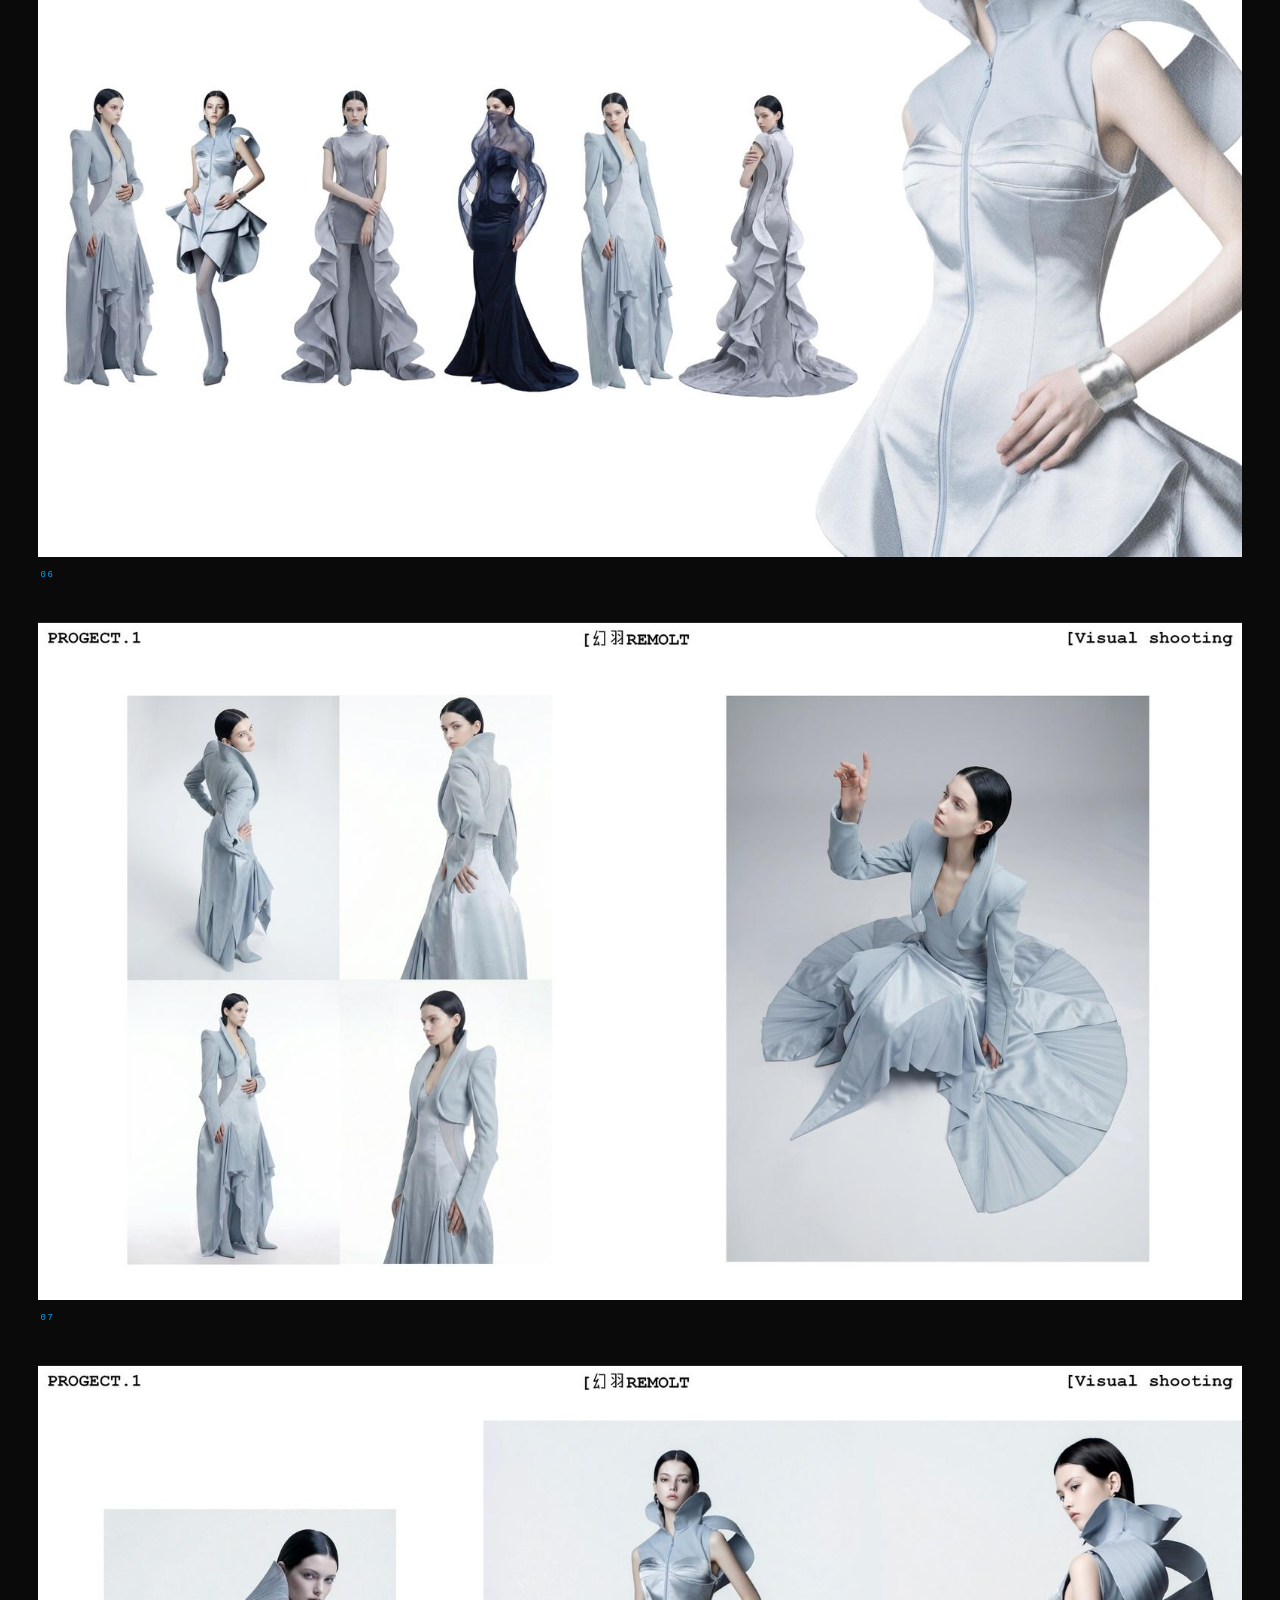
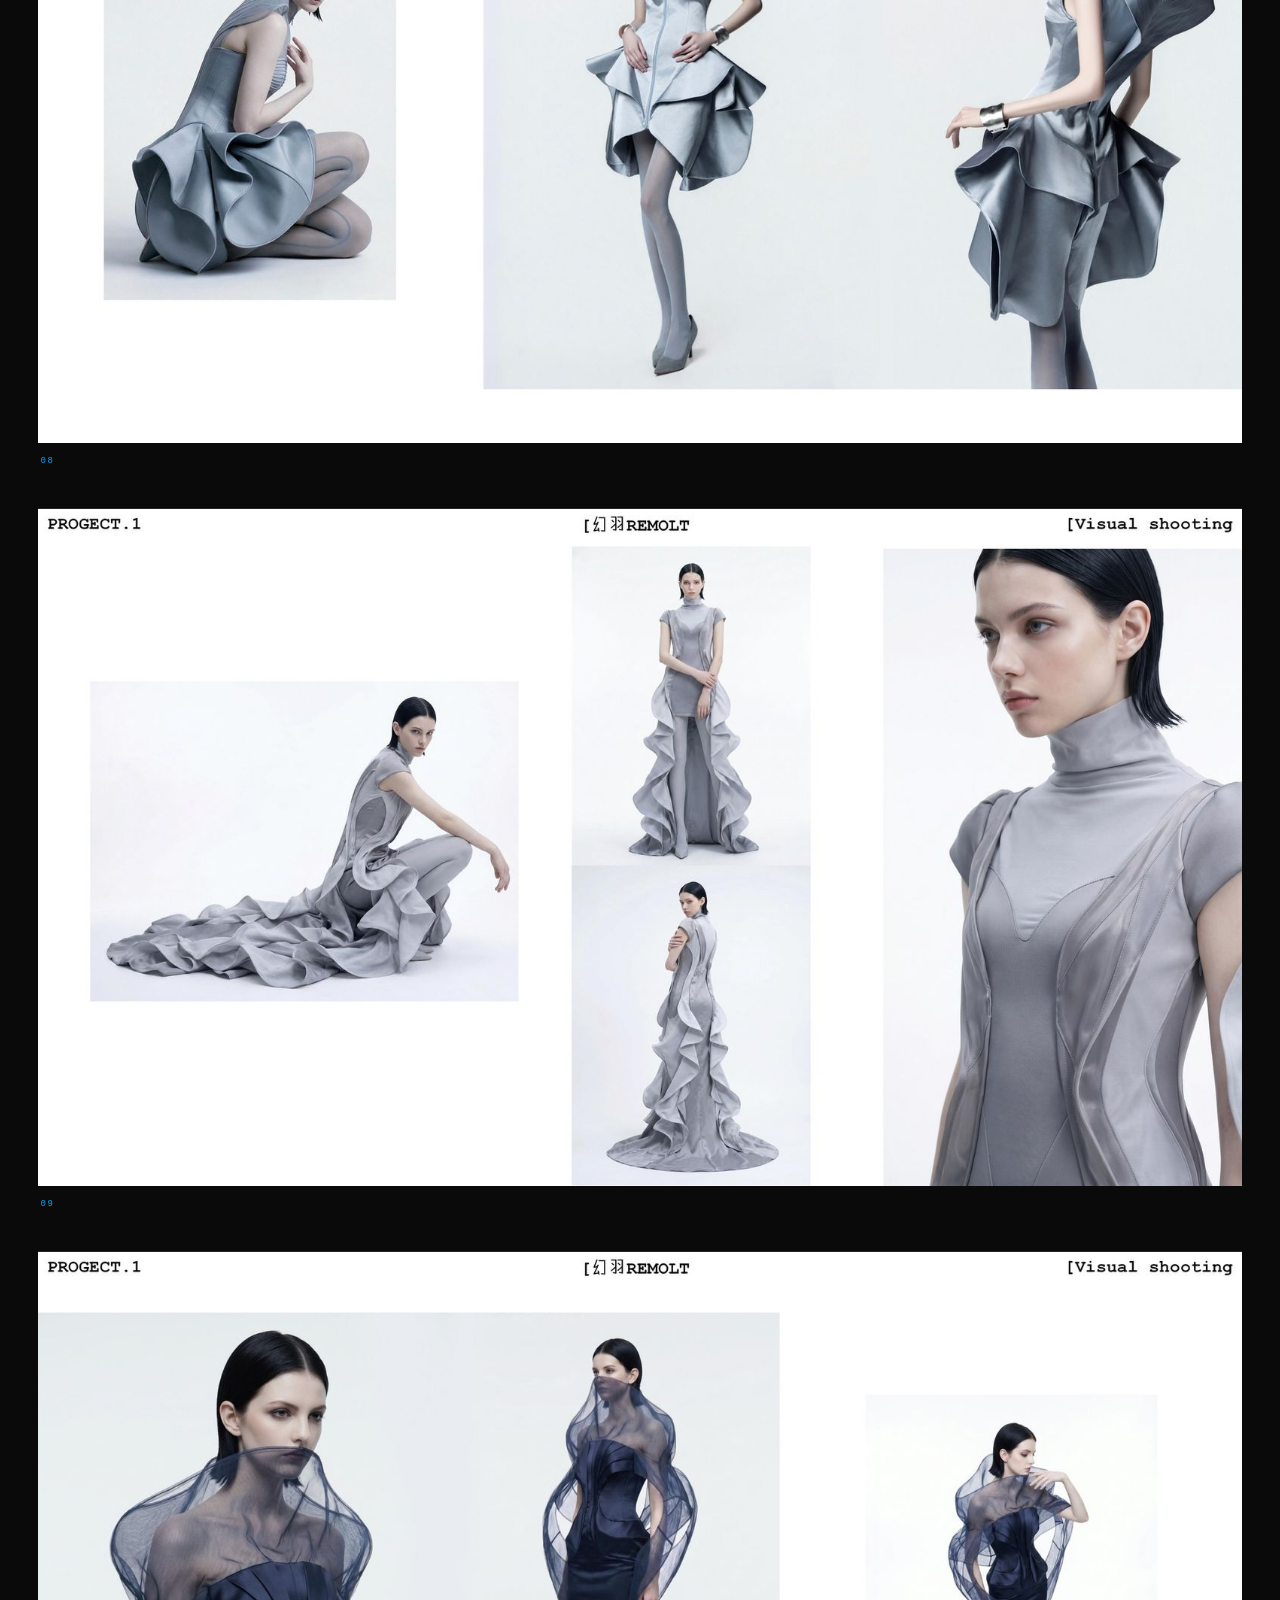
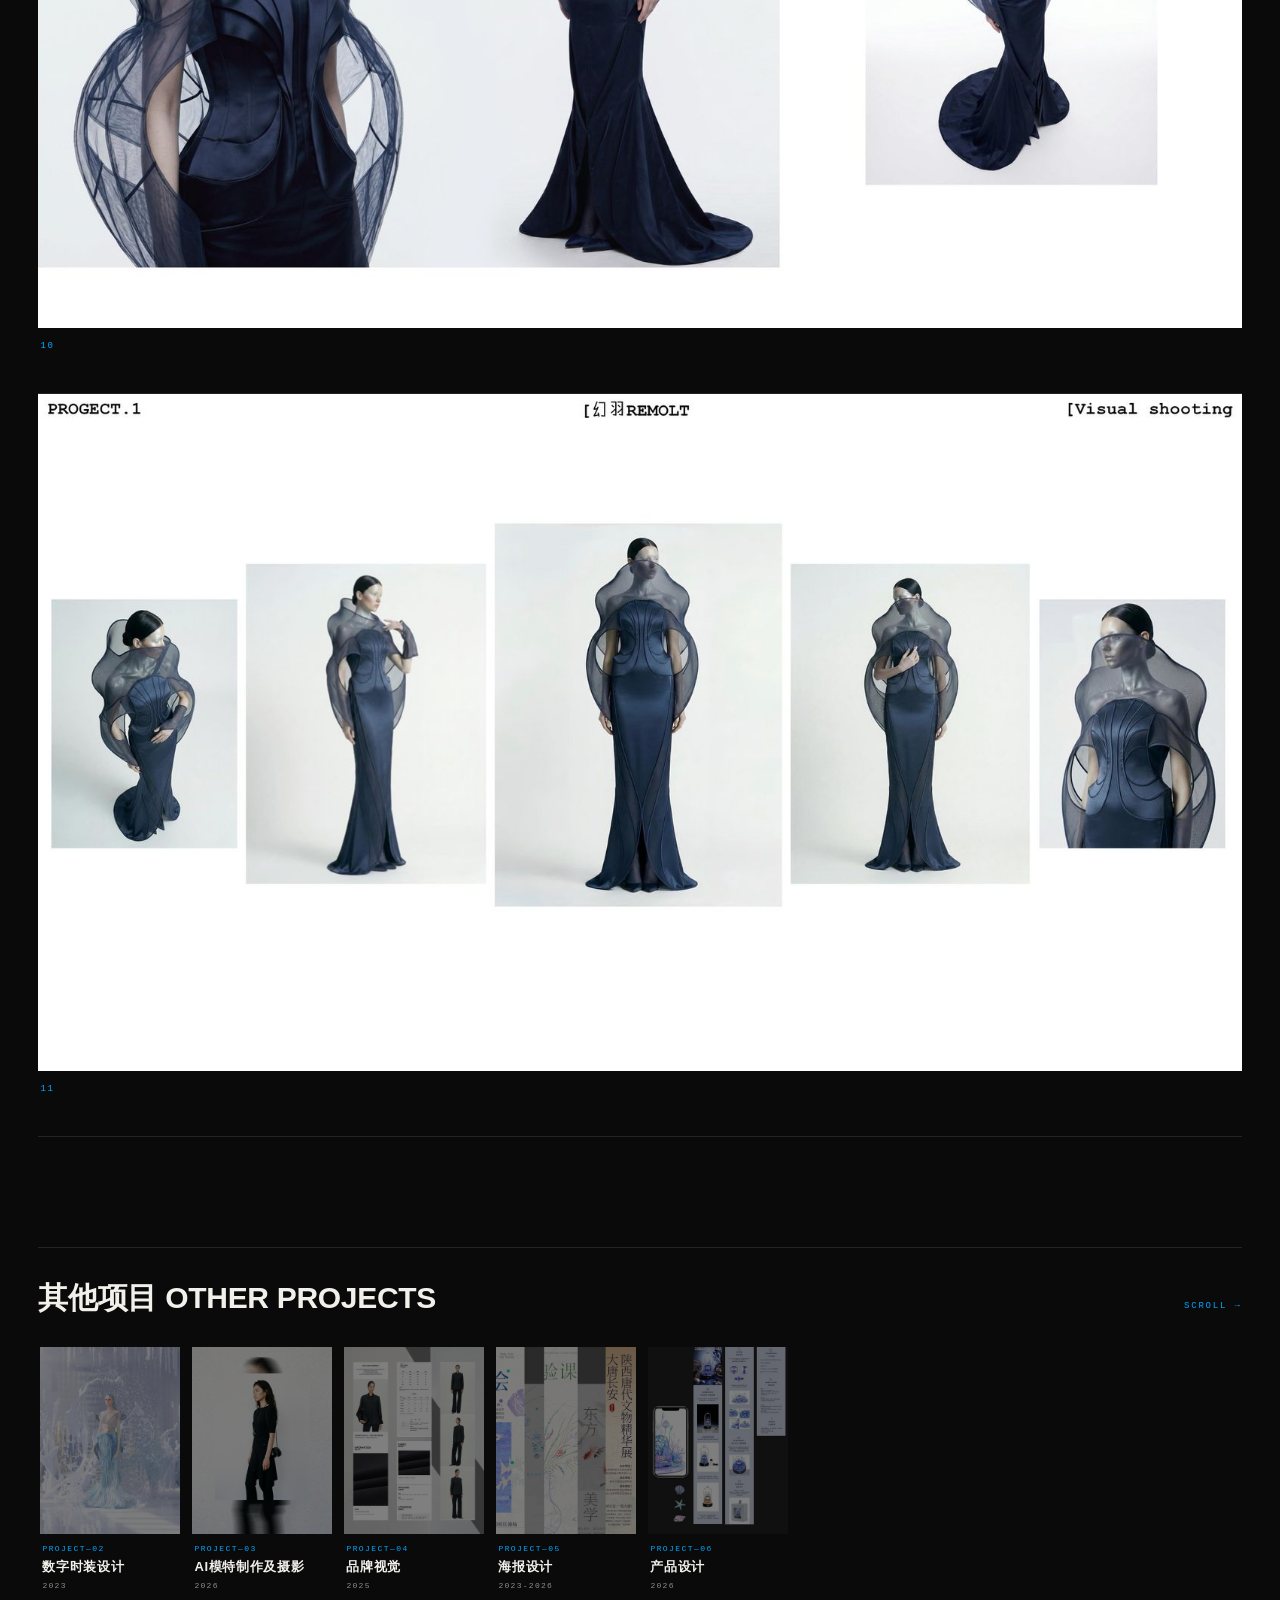
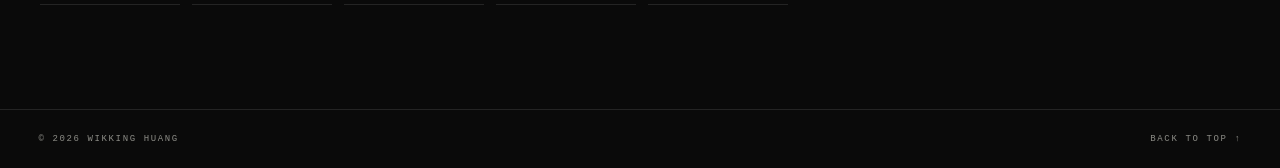
<file: work-detail-v3.html>
<!doctype html>
<html lang="en">
<head>
  <meta charset="utf-8">
  <meta name="viewport" content="width=device-width, initial-scale=1">
  <title>Work — WIKKING HUANG®</title>
  <link rel="stylesheet" href="styles.css?v=20260913-2">
  <link rel="stylesheet" href="work-detail-v3.css?v=20260912-1">
</head>
<body>

  <div class="grain" aria-hidden="true"></div>

  <!-- ============ TOP BAR ============ -->
  <header class="topbar">
    <a class="brand mono" href="index.html">WIKKING HUANG<span class="reg">®</span></a>
    <div class="ticker mono" aria-hidden="true">
      <div class="ticker-track">
        <span>Fashion Designer</span><i>○</i>
        <span>QINGDAO</span><i>○</i>
        <span>Available for Work</span><i>○</i>
        <span>Fashion Designer</span><i>○</i>
        <span>QINGDAO</span><i>○</i>
        <span>Available for Work</span><i>○</i>
      </div>
    </div>
    <nav class="menu mono">
      <a href="index.html#works">Works</a>
      <a href="index.html#about">About</a>
      <a href="index.html#contact">Contact</a>
    </nav>
  </header>

  <main class="detail">

    <!-- ============ BREADCRUMB ============ -->
    <div class="crumb mono">
      <span class="crumb-path">
        <a href="index.html">Index</a><i>/</i>
        <a href="index.html#works">Works</a><i>/</i>
        <span id="crumbName">—</span>
      </span>
      <span class="crumb-drop">New Drop — 2026</span>
    </div>

    <!-- ============ GALLERY + INFO ============ -->
    <div class="detail-grid">

      <div class="gallery reveal" id="gallery">
        <div class="gallery-thumbs" id="thumbs"></div>
        <div class="gallery-main" id="galleryMain">
          <img id="mainImg" alt="Work detail">
        </div>
      </div>

      <aside class="info reveal" id="infoPanel">
        <span class="tag mono" id="infoTag">5-HT—01</span>
        <h1 class="info-title" id="infoTitle">Sculptural Drape</h1>
        <p class="info-desc" id="infoDesc"></p>

        <dl class="info-rows">
          <div class="row"><dt>Category</dt><dd id="infoCat"></dd></div>
          <div class="row"><dt>Year</dt><dd id="infoYear"></dd></div>
          <div class="row"><dt>Materials</dt><dd id="infoMat"></dd></div>
          <div class="row"><dt>Process</dt><dd id="infoProc"></dd></div>
          <div class="row"><dt>Role</dt><dd id="infoRole"></dd></div>
          <div class="row"><dt>Status</dt><dd id="infoStatus" class="blue"></dd></div>
        </dl>

        <div class="info-actions">
          <a class="btn" id="backBtn" href="index.html#works">← Back to works</a>
          <div class="pager">
            <button id="prevBtn" class="pager-btn mono" type="button">← Prev</button>
            <button id="nextBtn" class="pager-btn mono" type="button">Next →</button>
          </div>
        </div>
      </aside>

    </div>

    <!-- ============ DESIGN DETAILS (work 01) ============ -->
    <section class="dd" id="designDetails">
      <div class="sec-head">
        <h2 class="sec-title">设计细节 Design Details</h2>
        <span class="sec-meta mono" id="ddMeta">WORK 01 — (11)</span>
      </div>

      <div class="dd-list" id="ddList"></div>
    </section>

    <!-- ============ MORE FROM THE SERIES ============ -->
    <section class="more">
      <div class="sec-head">
        <h2 class="sec-title">其他项目 OTHER PROJECTS</h2>
        <span class="sec-meta mono">SCROLL →</span>
      </div>
      <div class="carousel" id="carousel"></div>
    </section>

  </main>

  <!-- ============ FOOTER ============ -->
  <footer class="footer">
    <div class="footer-row">
      <span class="mono">© 2026 Wikking Huang</span>
      <a class="mono" href="index.html#top">Back to top ↑</a>
    </div>
  </footer>

  <script src="work-detail-v3.js?v=20260913-1"></script>
</body>
</html>
</file>
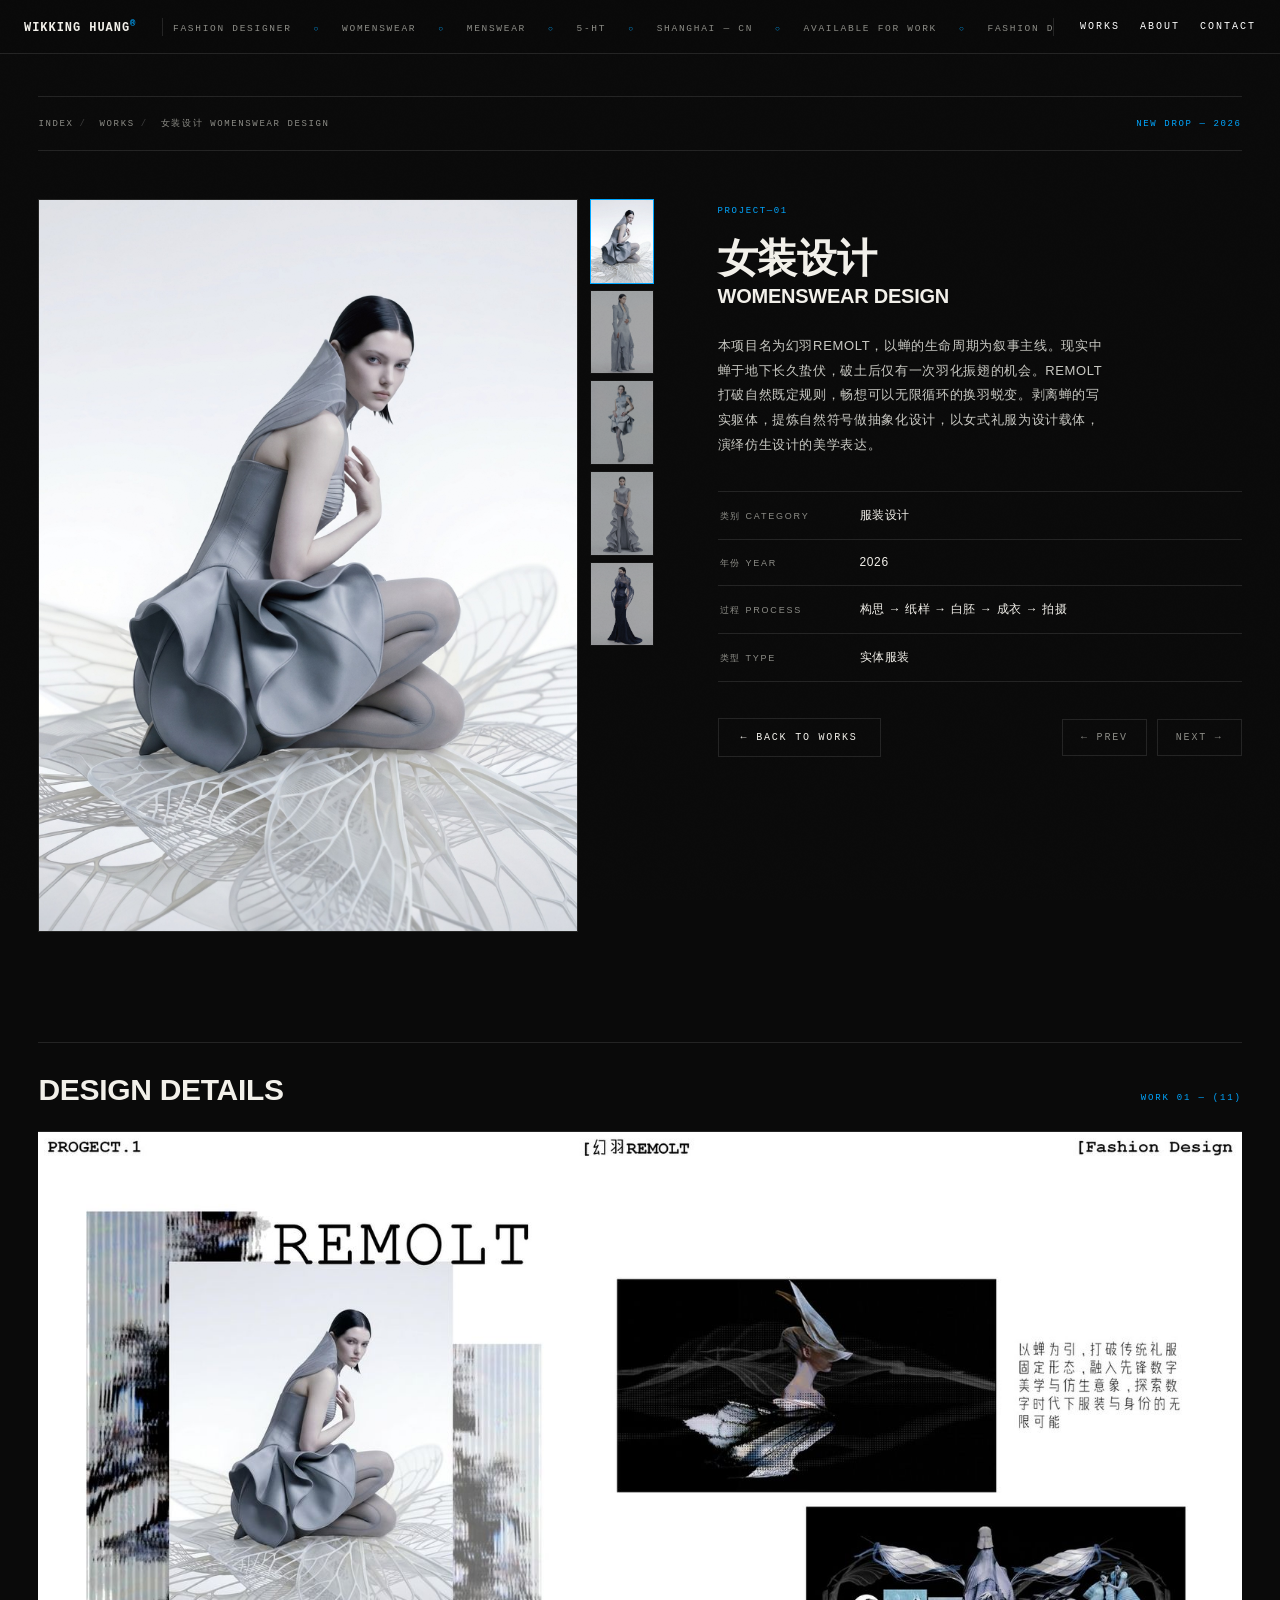
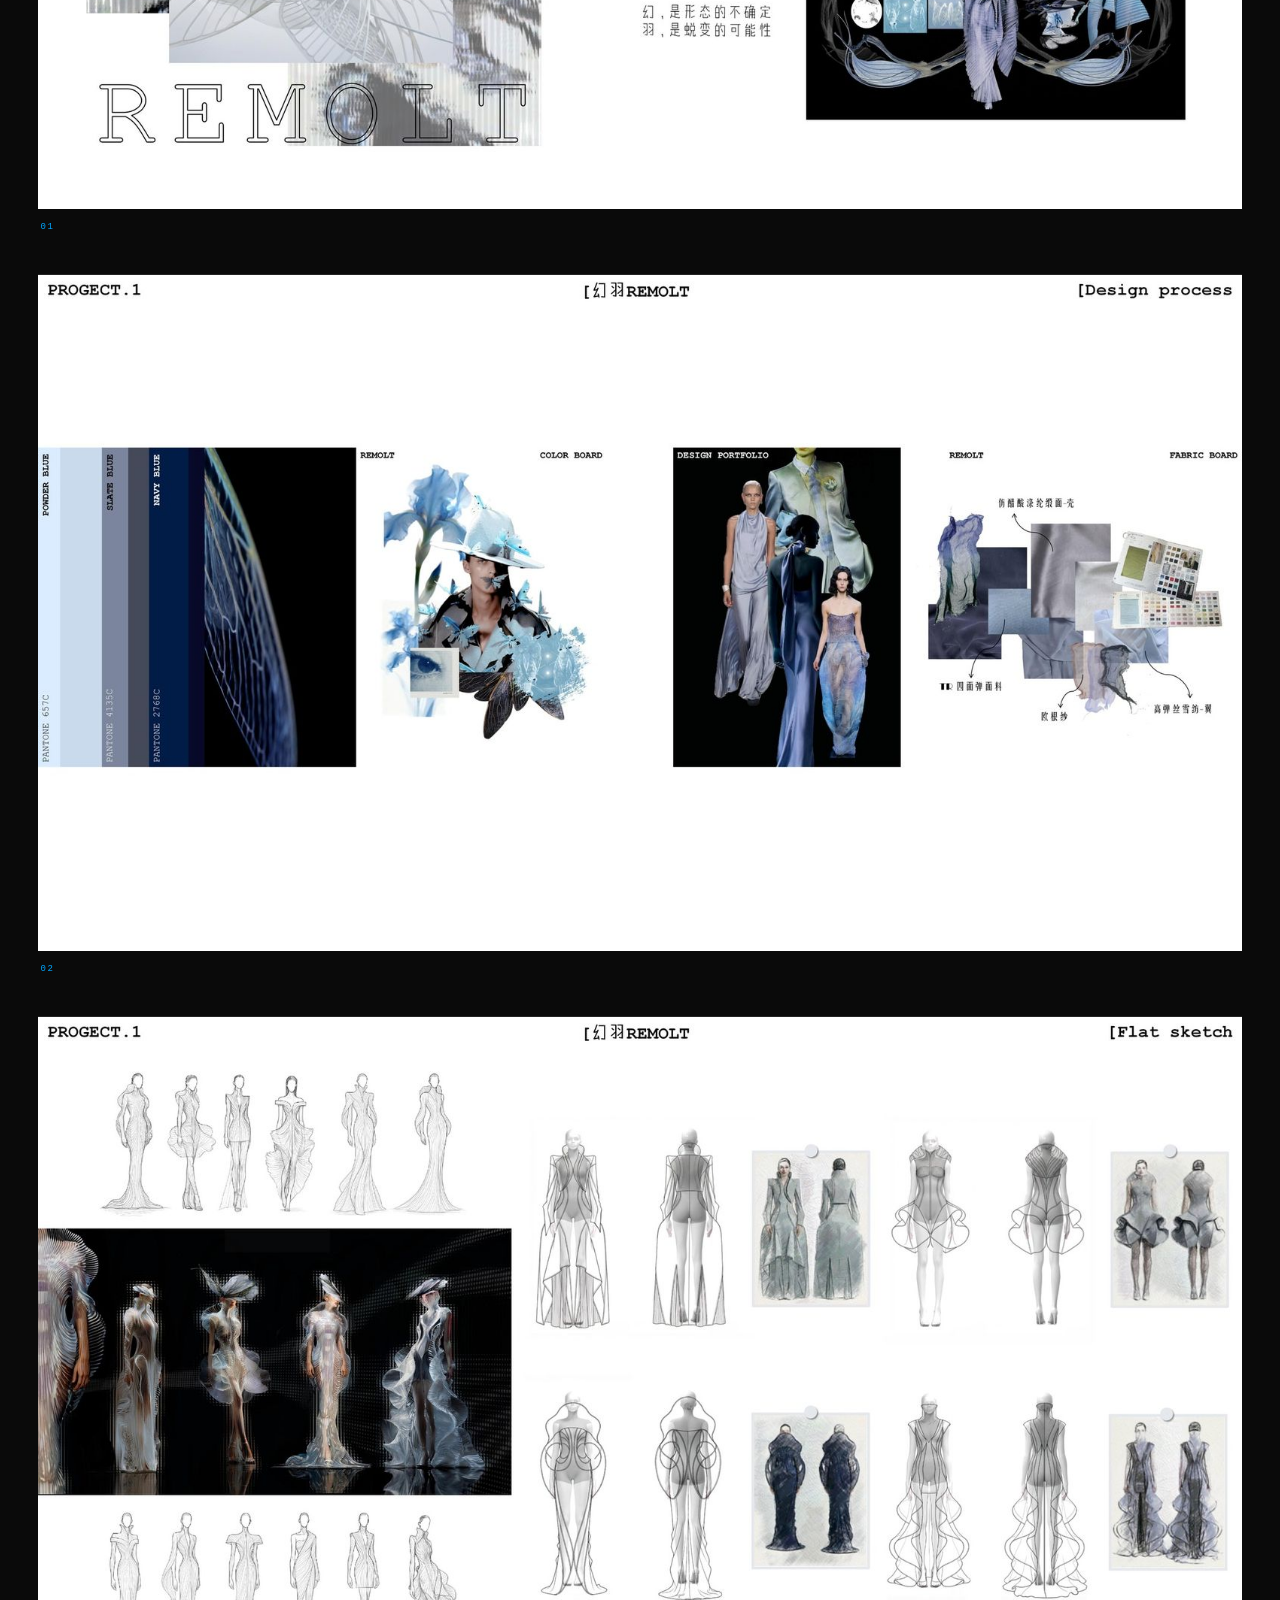
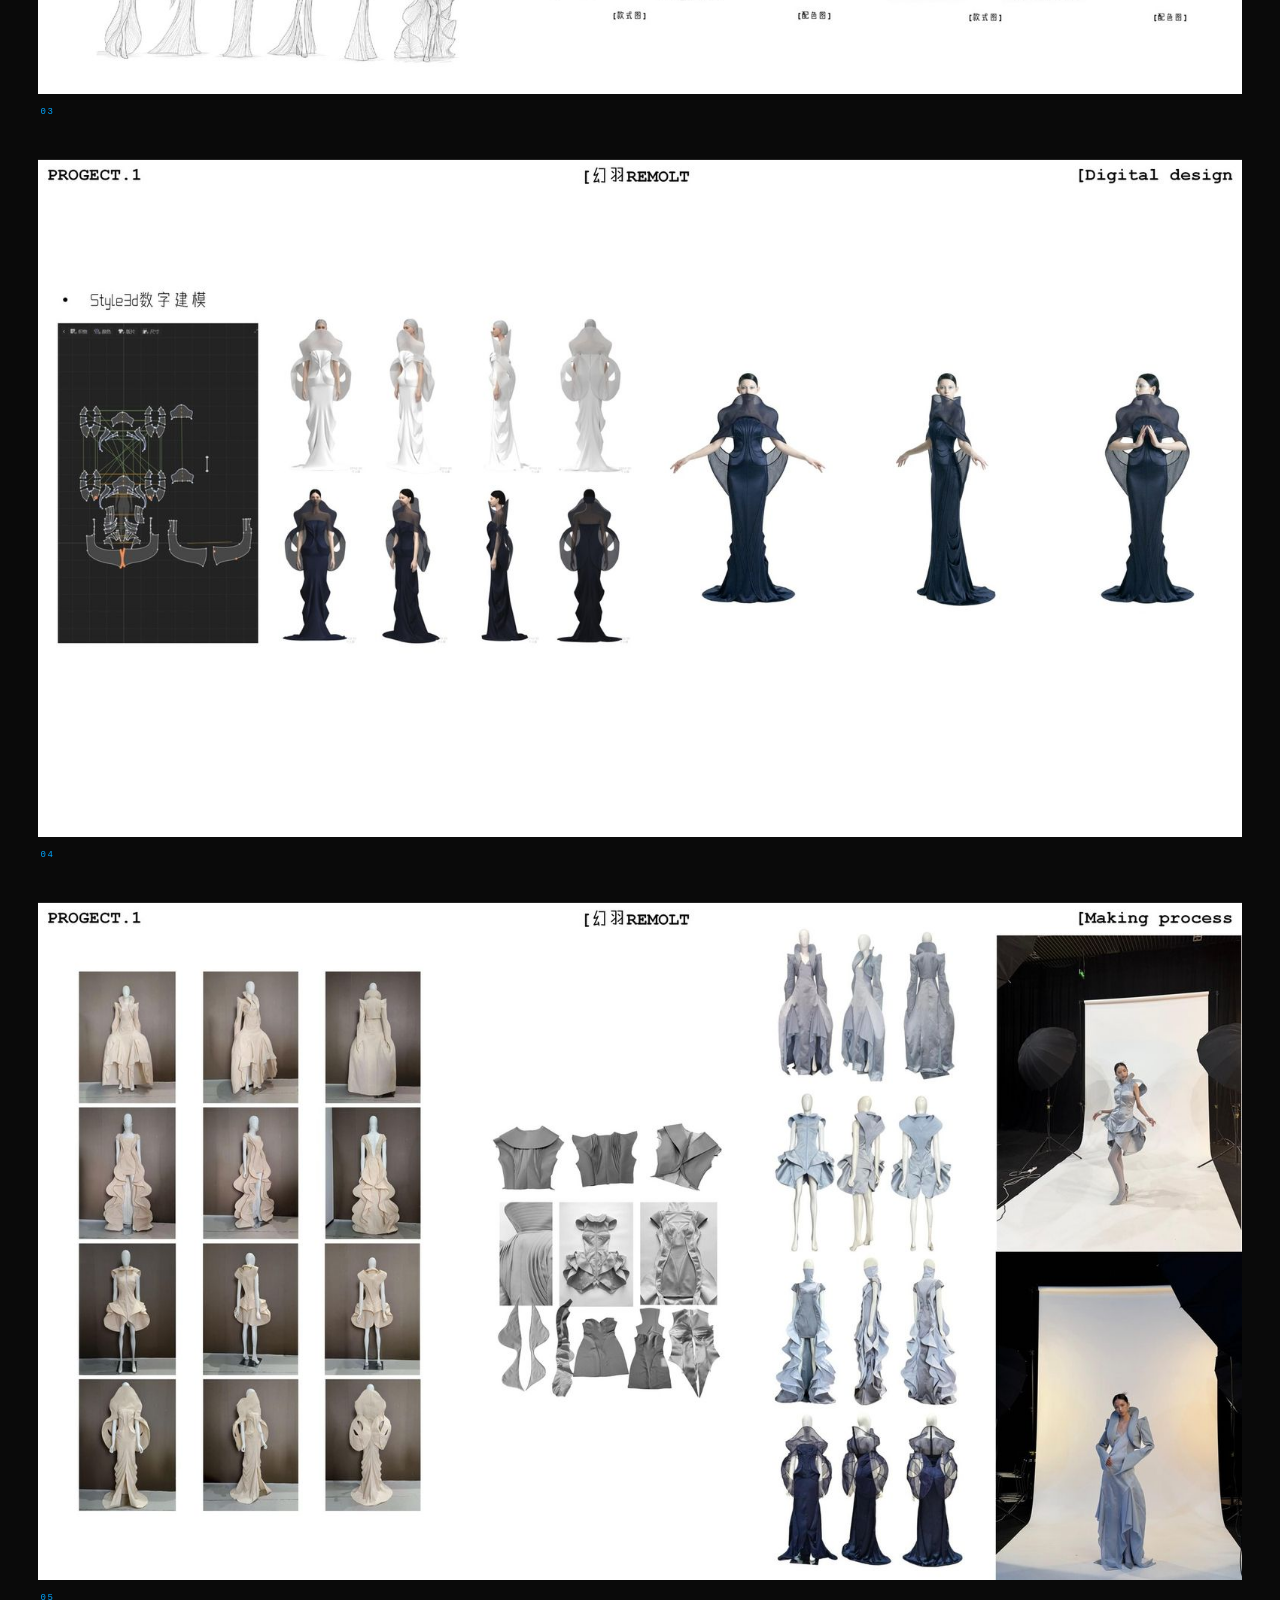
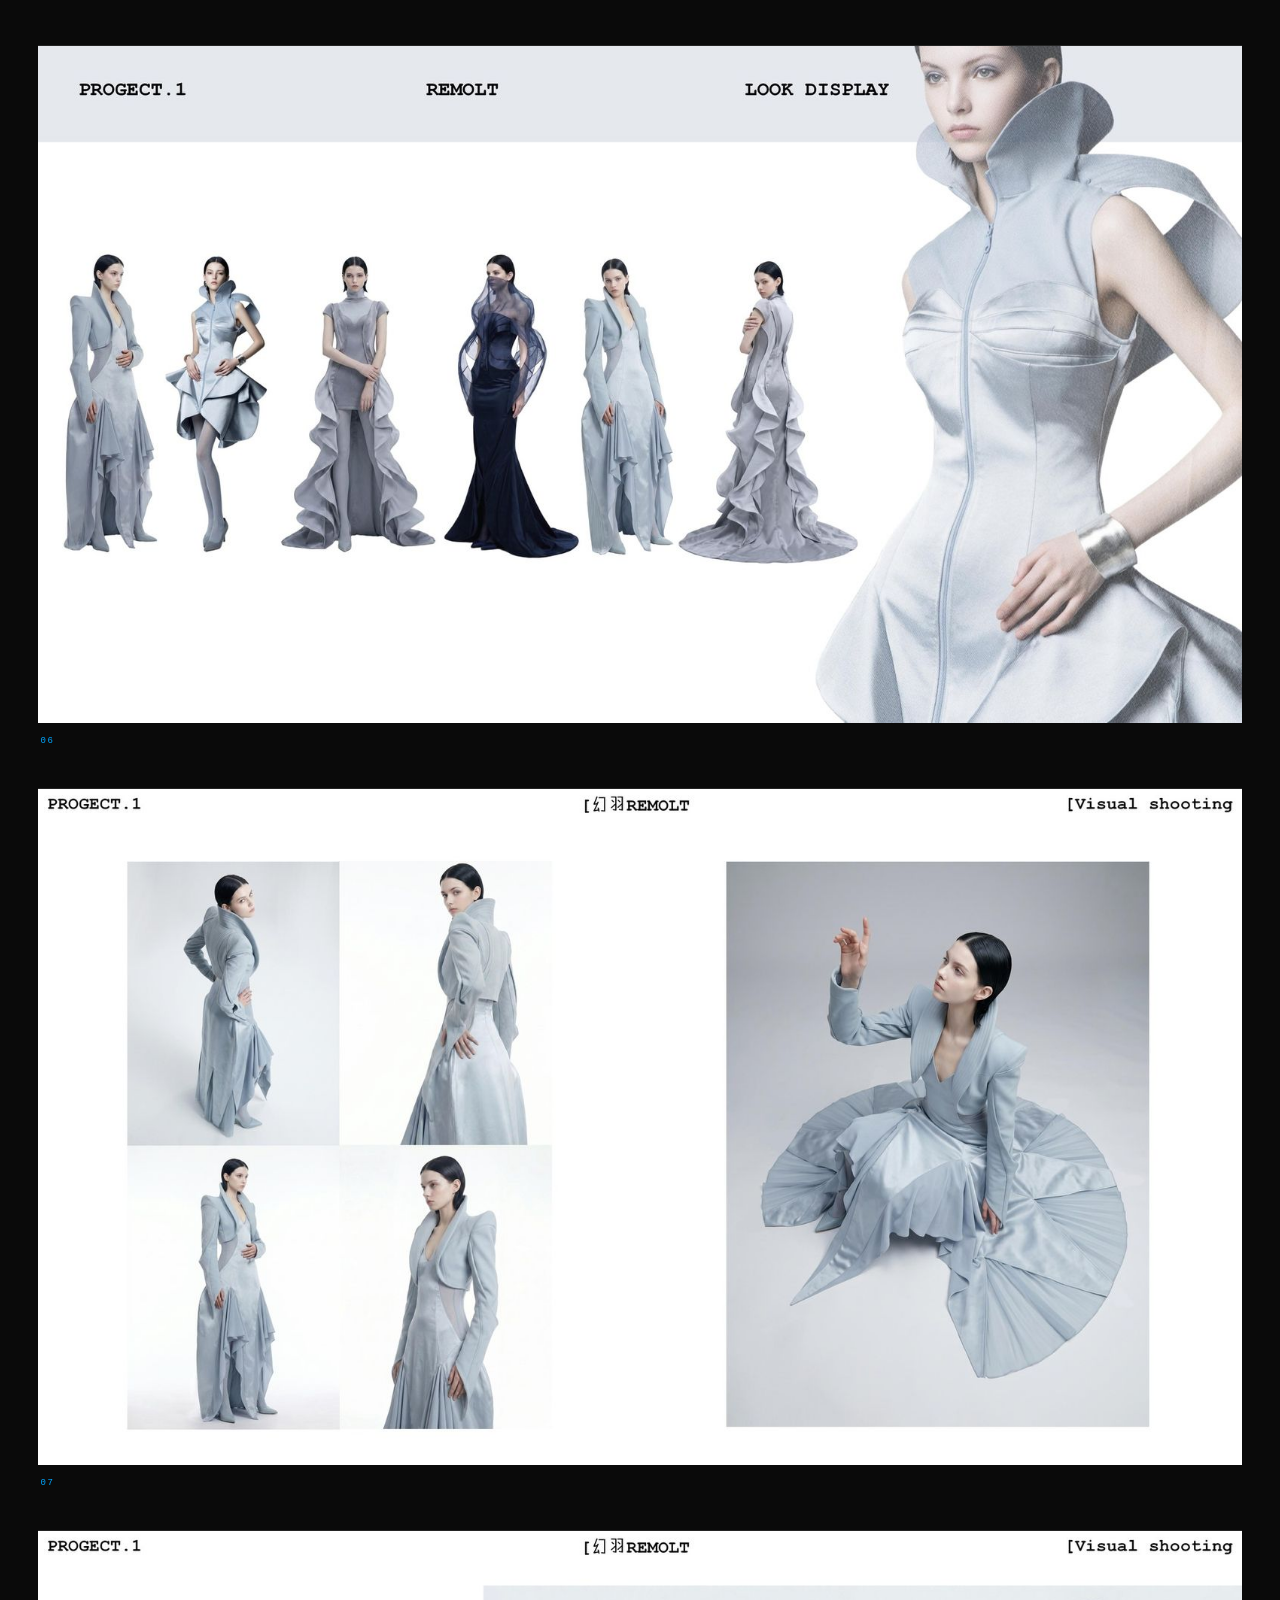
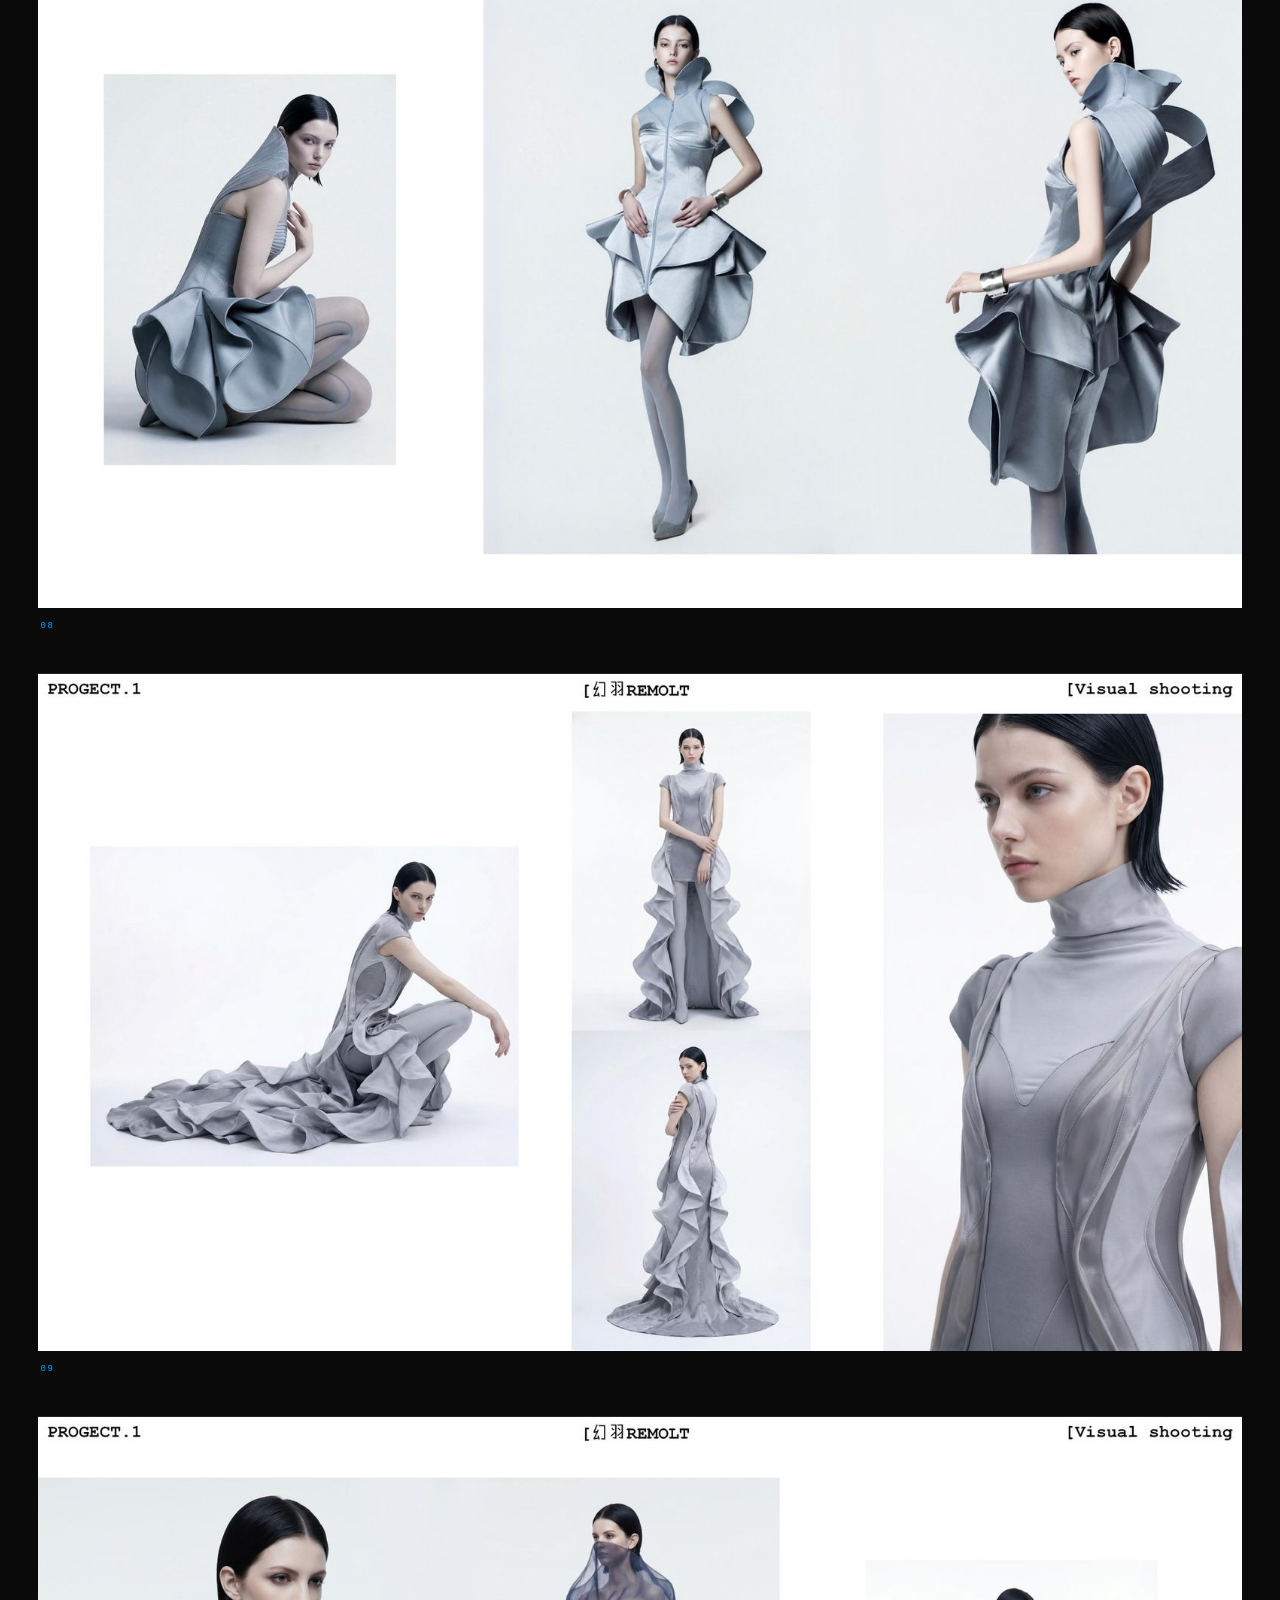
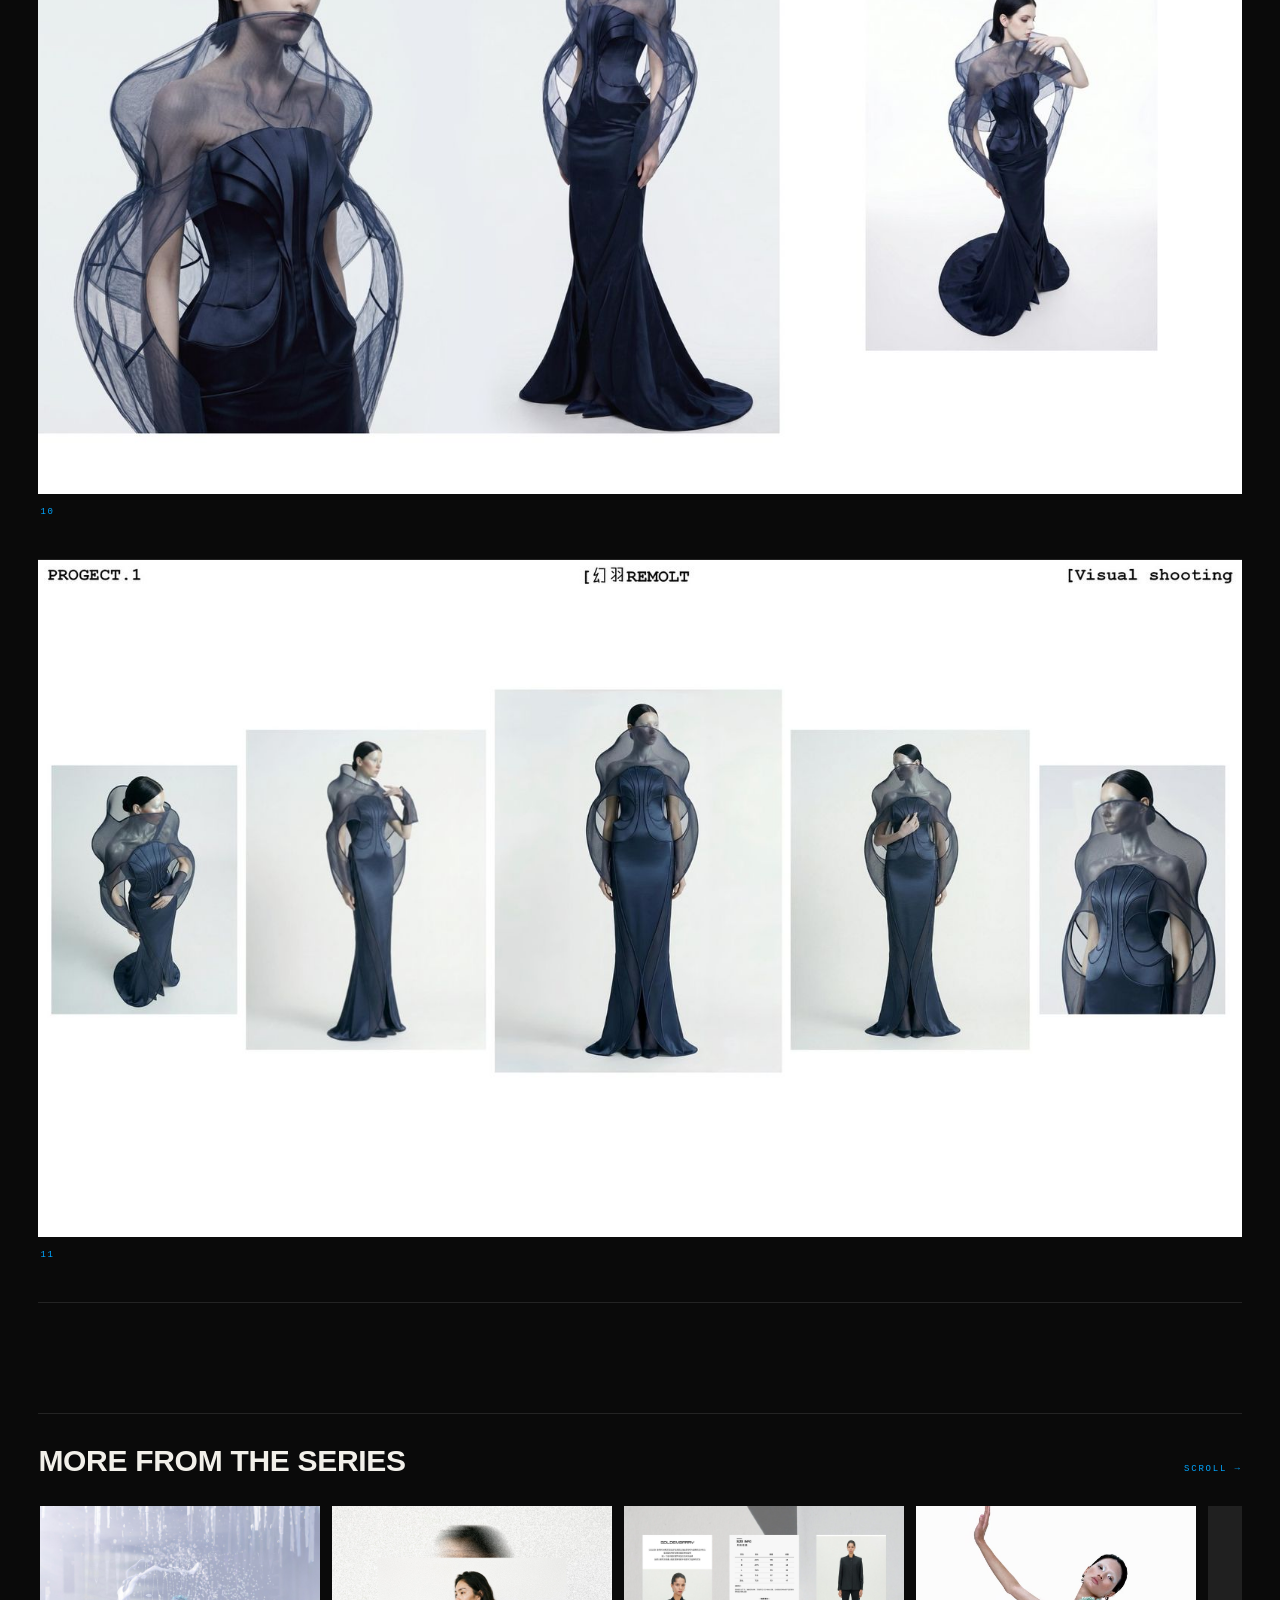
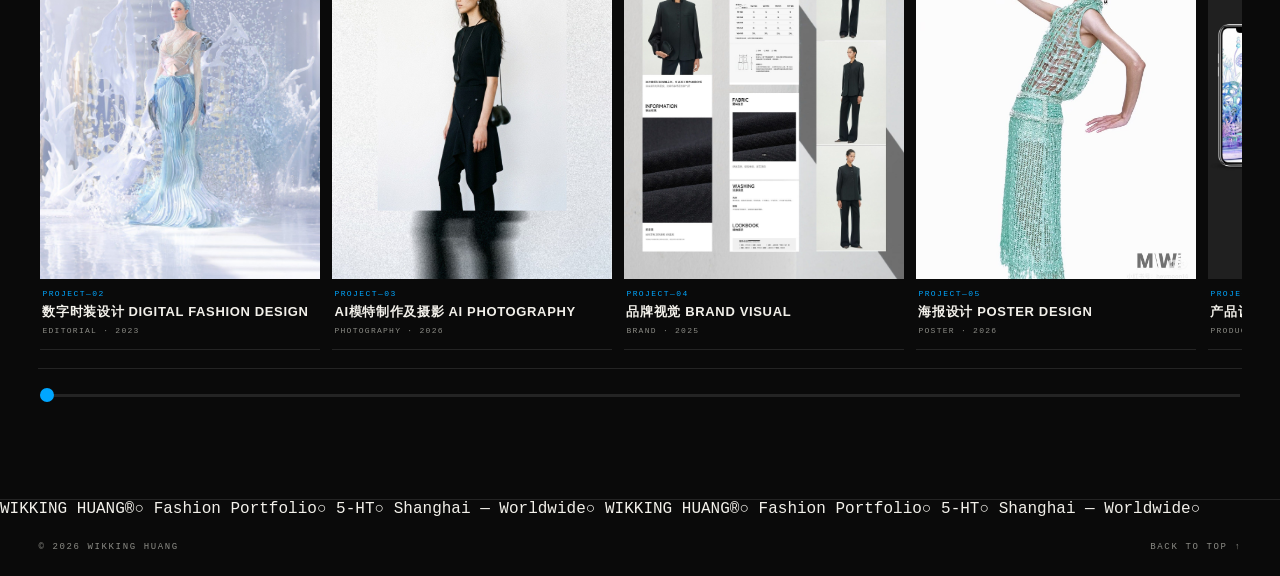
<file: work-detail.html>
<!doctype html>
<html lang="en">
<head>
  <meta charset="utf-8">
  <meta name="viewport" content="width=device-width, initial-scale=1">
  <title>Work — WIKKING HUANG®</title>
  <link rel="stylesheet" href="styles.css">
  <link rel="stylesheet" href="work-detail-v2.css">
</head>
<body>

  <div class="grain" aria-hidden="true"></div>

  <!-- ============ TOP BAR ============ -->
  <header class="topbar">
    <a class="brand mono" href="index.html">WIKKING HUANG<span class="reg">®</span></a>
    <div class="ticker mono" aria-hidden="true">
      <div class="ticker-track">
        <span>Fashion Designer</span><i>○</i>
        <span>Womenswear</span><i>○</i>
        <span>Menswear</span><i>○</i>
        <span>5-HT</span><i>○</i>
        <span>Shanghai — CN</span><i>○</i>
        <span>Available for Work</span><i>○</i>
        <span>Fashion Designer</span><i>○</i>
        <span>Womenswear</span><i>○</i>
        <span>Menswear</span><i>○</i>
        <span>5-HT</span><i>○</i>
        <span>Shanghai — CN</span><i>○</i>
        <span>Available for Work</span><i>○</i>
      </div>
    </div>
    <nav class="menu mono">
      <a href="index.html#works">Works</a>
      <a href="index.html#about">About</a>
      <a href="index.html#contact">Contact</a>
    </nav>
  </header>

  <main class="detail">

    <!-- ============ BREADCRUMB ============ -->
    <div class="crumb mono">
      <span class="crumb-path">
        <a href="index.html">Index</a><i>/</i>
        <a href="index.html#works">Works</a><i>/</i>
        <span id="crumbName">—</span>
      </span>
      <span class="crumb-drop">New Drop — 2026</span>
    </div>

    <!-- ============ GALLERY + INFO ============ -->
    <div class="detail-grid">

      <div class="gallery reveal">
        <div class="gallery-main">
          <img id="mainImg" src="assets/work-01.jpg" alt="Work detail">
        </div>
        <div class="gallery-thumbs" id="thumbs"></div>
      </div>

      <aside class="info reveal">
        <span class="tag mono" id="infoTag">5-HT—01</span>
        <h1 class="info-title" id="infoTitle">Sculptural Drape</h1>
        <p class="info-desc" id="infoDesc"></p>

        <dl class="info-rows">
          <div class="row"><dt>Category</dt><dd id="infoCat"></dd></div>
          <div class="row"><dt>Year</dt><dd id="infoYear"></dd></div>
          <div class="row"><dt>Materials</dt><dd id="infoMat"></dd></div>
          <div class="row"><dt>Process</dt><dd id="infoProc"></dd></div>
          <div class="row"><dt>Role</dt><dd id="infoRole"></dd></div>
          <div class="row"><dt>Status</dt><dd id="infoStatus" class="blue"></dd></div>
        </dl>

        <div class="info-actions">
          <a class="btn" href="index.html#works">← Back to works</a>
          <div class="pager">
            <button id="prevBtn" class="pager-btn mono" type="button">← Prev</button>
            <button id="nextBtn" class="pager-btn mono" type="button">Next →</button>
          </div>
        </div>
      </aside>

    </div>

    <!-- ============ DESIGN DETAILS (work 01) ============ -->
    <section class="dd" id="designDetails">
      <div class="sec-head">
        <h2 class="sec-title">Design Details</h2>
        <span class="sec-meta mono" id="ddMeta">WORK 01 — (11)</span>
      </div>

      <div class="dd-list" id="ddList"></div>
    </section>

    <!-- ============ MORE FROM THE SERIES ============ -->
    <section class="more">
      <div class="sec-head">
        <h2 class="sec-title">More from the series</h2>
        <span class="sec-meta mono">SCROLL →</span>
      </div>
      <div class="carousel" id="carousel"></div>
      <div class="slider">
        <input type="range" id="carSlider" min="0" max="1000" value="0" step="1" aria-label="Scroll more projects">
      </div>
    </section>

  </main>

  <!-- ============ FOOTER ============ -->
  <footer class="footer">
    <div class="footer-marquee mono" aria-hidden="true">
      <div class="footer-track">
        <span>WIKKING HUANG®</span><i>○</i>
        <span>Fashion Portfolio</span><i>○</i>
        <span>5-HT</span><i>○</i>
        <span>Shanghai — Worldwide</span><i>○</i>
        <span>WIKKING HUANG®</span><i>○</i>
        <span>Fashion Portfolio</span><i>○</i>
        <span>5-HT</span><i>○</i>
        <span>Shanghai — Worldwide</span><i>○</i>
      </div>
    </div>
    <div class="footer-row">
      <span class="mono">© 2026 Wikking Huang</span>
      <a class="mono" href="index.html#top">Back to top ↑</a>
    </div>
  </footer>

  <script src="work-detail-v2.js"></script>
</body>
</html>
</file>
<file: styles.css>
/* ============================================================
   WIKKING HUANG® — Fashion Portfolio
   Brutalist editorial · glam meets grunge · 5-HT
   ============================================================ */

:root {
  --bg: #0a0a0a;
  --bg2: #101010;
  --bone: #edeae3;
  --ink: #f2f0ea;
  --acid: #00a6ff;
  --muted: #8c8c86;
  --hair: #242424;
  --gap: 3px;
  --cjk: "Microsoft YaHei", "微软雅黑", "PingFang SC", "Hiragino Sans GB", "SimHei", sans-serif;
  --disp: "Bahnschrift", "Arial Narrow", Impact, var(--cjk);
  --mono: Consolas, "Courier New", var(--cjk);
  --serif: Georgia, "Times New Roman", var(--cjk);
}

* { margin: 0; padding: 0; box-sizing: border-box; }

html {
  scroll-behavior: smooth;
  background: var(--bg);
}

body {
  background: var(--bg);
  color: var(--ink);
  font-family: var(--disp);
  font-weight: 300;
  -webkit-font-smoothing: antialiased;
  text-rendering: optimizeLegibility;
  overflow-x: hidden;
}

img { display: block; max-width: 100%; }

a { color: inherit; text-decoration: none; }

em {
  font-family: var(--serif);
  font-style: italic;
  font-weight: 400;
}

::selection { background: var(--acid); color: #000; }

.mono { font-family: var(--mono); }

.acid { color: var(--acid); }

/* Film-grain texture over everything */
.grain {
  position: fixed;
  inset: 0;
  z-index: 90;
  pointer-events: none;
  opacity: 0.08;
  mix-blend-mode: overlay;
  background-image: url("assets/noise-2.png");
  background-size: 220px 220px;
}

/* ---------------- Top bar ---------------- */

.topbar {
  position: fixed;
  inset: 0 0 auto 0;
  z-index: 60;
  height: 54px;
  display: grid;
  grid-template-columns: auto 1fr auto;
  align-items: center;
  gap: 26px;
  padding: 0 24px;
  background: rgba(10, 10, 10, 0.86);
  border-bottom: 1px solid var(--hair);
  backdrop-filter: blur(8px);
}

.brand {
  font-size: 12px;
  font-weight: 700;
  letter-spacing: 0.08em;
  white-space: nowrap;
}

.brand .reg {
  color: var(--acid);
  font-size: 9px;
  vertical-align: super;
}

.ticker {
  overflow: hidden;
  white-space: nowrap;
  border-left: 1px solid var(--hair);
  border-right: 1px solid var(--hair);
  padding: 0 10px;
}

.ticker-track {
  display: inline-flex;
  align-items: center;
  gap: 22px;
  font-size: 9.5px;
  letter-spacing: 0.18em;
  text-transform: uppercase;
  color: var(--muted);
  animation: ticker 28s linear infinite;
  will-change: transform;
}

.ticker-track i { color: var(--acid); font-style: normal; font-size: 8px; }

@keyframes ticker {
  to { transform: translateX(-50%); }
}

.menu {
  display: flex;
  gap: 20px;
  white-space: nowrap;
}

.menu a {
  position: relative;
  font-size: 10px;
  letter-spacing: 0.2em;
  text-transform: uppercase;
  color: #fff;
  transition: color 0.3s ease;
}

.menu a::after {
  content: "";
  position: absolute;
  left: 0;
  bottom: -4px;
  width: 100%;
  height: 1px;
  background: var(--acid);
  transform: scaleX(0);
  transform-origin: left;
  transition: transform 0.35s cubic-bezier(0.19, 1, 0.22, 1);
}

.menu a:hover { color: #fff; }
.menu a:hover::after { transform: scaleX(1); }

/* ---------------- Hero ---------------- */

.hero {
  position: relative;
  min-height: 100svh;
  display: flex;
  flex-direction: column;
  justify-content: center;
  padding: 90px 6vw 70px;
  overflow: hidden;
  background: var(--bg);
}

.hero::before {
  content: "";
  position: absolute;
  inset: 0;
  z-index: 0;
  background-image: url("assets/hero-bg-v2.jpg");
  background-size: auto 100%;
  background-position: bottom center;
  background-repeat: no-repeat;
  opacity: 0.25;
}

.hero::after {
  content: "";
  position: absolute;
  inset: 0;
  pointer-events: none;
  background: radial-gradient(ellipse at 52% 46%, transparent 40%, rgba(0, 0, 0, 0.62) 100%);
  z-index: 1;
}

.hero-tags {
  position: absolute;
  top: 78px;
  left: 6vw;
  z-index: 3;
  display: flex;
  gap: 8px;
  flex-wrap: wrap;
}

.hero-tags span {
  padding: 6px 10px;
  border: 1px solid var(--hair);
  font-size: 9px;
  letter-spacing: 0.18em;
  color: var(--muted);
  background: rgba(10, 10, 10, 0.55);
}

.hero-tags span:first-child { color: var(--acid); border-color: var(--acid); }

.hero-main {
  position: relative;
  z-index: 4;
  display: flex;
  flex-direction: column;
  align-items: flex-end;
  text-align: right;
}

.hero-name {
  font-size: clamp(64px, 12vw, 172px);
  font-weight: 700;
  line-height: 0.8;
  letter-spacing: -0.02em;
  text-transform: uppercase;
  color: var(--ink);
}

.mask { display: block; overflow: hidden; }

.inner {
  display: block;
  transform: translateY(112%);
  animation: rise 1.1s cubic-bezier(0.19, 1, 0.22, 1) forwards;
}

.inner.outline {
  color: transparent;
  -webkit-text-stroke: 1.5px var(--ink);
  margin-right: 5vw;
}

.hero-name .inner.outline {
  margin-right: 0;
}

.hero-subname {
  margin-top: 22px;
  display: flex;
  flex-direction: column;
  align-items: flex-end;
  gap: 8px;
}

.hero-subname .cn {
  font-family: var(--cjk);
  font-size: clamp(16px, 2vw, 28px);
  font-weight: 500;
  letter-spacing: 0.22em;
  color: var(--ink);
}

.hero-subname .en {
  font-family: var(--cjk);
  font-size: clamp(13px, 1.4vw, 20px);
  font-weight: 400;
  font-style: normal;
  letter-spacing: 0.32em;
  text-transform: uppercase;
  color: var(--ink);
}

.hero-sub {
  margin-top: 34px;
  display: flex;
  flex-direction: column;
  align-items: flex-end;
  gap: 22px;
  opacity: 0;
  animation: fadeIn 1.1s ease 0.65s forwards;
}

.hero-desc {
  max-width: 46ch;
  font-size: 13px;
  font-weight: 300;
  line-height: 1.9;
  letter-spacing: 0.09em;
  color: #c9c9c3;
}

.hero-desc em { color: var(--acid); font-size: 1.08em; }

.hero-badges {
  display: flex;
  gap: 10px;
  flex-wrap: wrap;
  justify-content: flex-end;
}

.badge {
  display: inline-flex;
  align-items: center;
  gap: 8px;
  padding: 7px 12px;
  border: 1px solid var(--hair);
  font-family: var(--disp);
  font-size: 10px;
  letter-spacing: 0.16em;
  text-transform: uppercase;
  color: var(--ink);
}

.badge.mono { font-family: var(--mono); color: var(--muted); font-size: 9px; }

.hero-foot {
  position: absolute;
  left: 6vw;
  right: 6vw;
  bottom: 26px;
  z-index: 4;
  display: flex;
  justify-content: space-between;
  gap: 16px;
  font-size: 9px;
  letter-spacing: 0.22em;
  text-transform: uppercase;
  color: var(--muted);
  pointer-events: none;
  border-top: 1px solid var(--hair);
  padding-top: 14px;
}

.hero-foot span:nth-child(2) { color: var(--acid); animation: bounce 2s ease-in-out infinite; }

@keyframes rise { to { transform: translateY(0); } }
@keyframes fadeIn { to { opacity: 1; } }
@keyframes bounce {
  0%, 100% { transform: translateY(0); }
  50% { transform: translateY(4px); }
}

/* Cursor-follow images (hero only) */
.trail-img {
  position: fixed;
  z-index: 40;
  pointer-events: none;
  object-fit: cover;
  will-change: transform, opacity;
  backface-visibility: hidden;
  filter: grayscale(0.55) contrast(1.12) brightness(0.92);
  border: 1px solid rgba(242, 240, 234, 0.14);
  box-shadow: 0 26px 60px rgba(0, 0, 0, 0.6);
  animation: trailFade 1.3s cubic-bezier(0.2, 0.6, 0.3, 1) forwards;
}

@keyframes trailFade {
  0%   { opacity: 0; transform: scale(0.8) rotate(var(--rot, 0deg)); }
  12%  { opacity: 1; }
  78%  { opacity: 0.88; }
  100% { opacity: 0; transform: scale(1.1) translateY(-18px) rotate(var(--rot, 0deg)); }
}

/* ---------------- Torn seam ---------------- */

/* ---------------- Marquee band ---------------- */

.band {
  overflow: hidden;
  background: var(--acid);
  color: #0a0a0a;
  height: 54px;
  display: flex;
  align-items: center;
  border-bottom: 1px solid #0a0a0a;
}

.band-track {
  display: inline-flex;
  align-items: center;
  gap: 22px;
  white-space: nowrap;
  font-size: 9.5px;
  letter-spacing: 0.18em;
  text-transform: uppercase;
  color: #0a0a0a;
  animation: ticker 28s linear infinite;
  will-change: transform;
}

.band-track span.outline {
  color: transparent;
  -webkit-text-stroke: 2px #0a0a0a;
}

.band-track i {
  font-style: normal;
  color: #0a0a0a;
  font-size: 10px;
  align-self: center;
}

/* ---------------- Section heads ---------------- */

.sec-head {
  display: flex;
  align-items: baseline;
  justify-content: space-between;
  gap: 20px;
  padding: 30px 0 24px;
  border-top: 1px solid var(--hair);
}

.sec-title {
  font-size: clamp(30px, 4.4vw, 64px);
  font-weight: 700;
  letter-spacing: -0.01em;
  text-transform: uppercase;
  color: var(--ink);
}

.sec-meta {
  font-size: 9px;
  letter-spacing: 0.2em;
  color: var(--acid);
  white-space: nowrap;
}

/* ---------------- Works / product grid ---------------- */

.works {
  padding: 0 3vw 100px;
}

.grid {
  display: grid;
  grid-template-columns: repeat(3, 1fr);
  gap: 12px;
}

.reveal {
  opacity: 0;
  transform: translateY(30px);
  transition: opacity 0.9s ease, transform 0.9s cubic-bezier(0.19, 1, 0.22, 1);
}

.reveal.visible {
  opacity: 1;
  transform: translateY(0);
}

.card {
  margin: 0;
  cursor: pointer;
}

.card-media {
  position: relative;
  overflow: hidden;
  background: #121212;
}

.card-media img {
  width: 100%;
  height: auto;
  object-fit: cover;
}

.card-media img.p {
  transition: transform 0.9s cubic-bezier(0.19, 1, 0.22, 1);
}

.card-media img.d {
  position: absolute;
  inset: 0;
  opacity: 0;
  transform: scale(1.08);
  transition: opacity 0.7s ease, transform 0.9s cubic-bezier(0.19, 1, 0.22, 1);
}

.card:hover .card-media img.p,
.card.is-revealed .card-media img.p {
  transform: scale(1.04);
}

.card:hover .card-media img.d,
.card.is-revealed .card-media img.d {
  opacity: 1;
  transform: scale(1);
}

.card-cap {
  display: flex;
  flex-direction: column;
  gap: 8px;
  padding: 16px 2px 20px;
  border-bottom: 1px solid var(--hair);
}

.card-row {
  display: flex;
  align-items: center;
  justify-content: space-between;
  gap: 12px;
}

.tag {
  font-size: 9px;
  letter-spacing: 0.18em;
  color: var(--acid);
  text-decoration: none;
}

.tag:hover {
  text-decoration: underline;
  text-underline-offset: 3px;
}

.flag {
  font-size: 8px;
  letter-spacing: 0.18em;
  text-transform: uppercase;
  color: var(--muted);
}

.flag.on {
  color: var(--acid);
}

.card-title {
  font-size: 19px;
  font-weight: 600;
  letter-spacing: 0.02em;
  text-transform: uppercase;
  color: var(--ink);
  transition: color 0.35s ease, transform 0.4s cubic-bezier(0.19, 1, 0.22, 1);
}

.card-meta {
  display: flex;
  align-items: center;
  justify-content: space-between;
  font-size: 9px;
  letter-spacing: 0.16em;
  text-transform: uppercase;
  color: var(--muted);
}

.card-go {
  font-size: 13px;
  color: var(--muted);
  opacity: 0;
  transform: translateX(-6px);
  transition: all 0.35s ease;
}

.card:hover .card-title { color: var(--acid); transform: translateX(4px); }
.card:hover .card-go { opacity: 1; transform: translateX(0); color: var(--acid); }

/* ---------------- About ---------------- */

.about {
  padding: 0 3vw 110px;
}

.about-body {
  display: grid;
  grid-template-columns: minmax(230px, 320px) 1fr;
  gap: clamp(30px, 4.5vw, 72px);
  align-items: start;
  margin-top: 42px;
}

.about-photo-col {
  max-width: 160px;
}

.about-photo {
  width: 100%;
  aspect-ratio: 0.75;
  object-fit: cover;
  filter: grayscale(1) contrast(1.04);
}

.about-name {
  display: flex;
  flex-direction: column;
  align-items: flex-start;
  gap: 4px;
  margin-top: 16px;
  font-family: var(--cjk);
  font-size: clamp(15px, 1.6vw, 21px);
  font-weight: 500;
  letter-spacing: 0.1em;
  color: var(--ink);
}

.about-name span {
  color: var(--ink);
}

.about-name .en {
  font-family: var(--disp);
  font-size: clamp(12px, 1.2vw, 16px);
  font-weight: 400;
  letter-spacing: 0.24em;
  text-transform: uppercase;
}

.about-text {
  padding-top: 6px;
}

.about-bio {
  max-width: 46ch;
  font-family: var(--cjk);
  font-size: clamp(13px, 1.35vw, 16px);
  line-height: 1.8;
  letter-spacing: 0.05em;
  color: var(--ink);
  white-space: nowrap;
}

.about-edu {
  margin-top: 30px;
  display: flex;
  flex-direction: column;
  gap: 12px;
}

.about-edu p {
  margin: 0;
  font-family: var(--cjk);
  font-size: clamp(13px, 1.35vw, 16px);
  line-height: 1.8;
  letter-spacing: 0.04em;
  color: var(--ink);
}

.facts {
  list-style: none;
  margin-top: 9vh;
  border-top: 1px solid var(--hair);
}

.facts li {
  display: grid;
  grid-template-columns: 64px 150px 1fr;
  align-items: baseline;
  gap: 18px;
  padding: 20px 6px;
  border-bottom: 1px solid var(--hair);
  transition: background 0.35s ease;
}

.facts li:hover { background: var(--bg2); }

.fact-idx { font-size: 10px; color: var(--muted); }
.fact-key {
  font-size: 14px;
  font-weight: 600;
  letter-spacing: 0.12em;
  text-transform: uppercase;
}
.fact-val {
  display: flex;
  flex-direction: column;
  align-items: flex-end;
  gap: 4px;
  font-size: 10px;
  letter-spacing: 0.14em;
  color: var(--muted);
  text-align: right;
}

.fact-val .en {
  font-size: 9px;
  letter-spacing: 0.1em;
  color: var(--muted);
}

.facts li:hover .fact-idx { color: var(--acid); }

/* ---------------- Contact ---------------- */

.contact {
  padding: 0 3vw 90px;
}

.contact-title {
  margin-top: 5vh;
  font-size: 10px;
  font-weight: 700;
  line-height: 1.9;
  letter-spacing: 0.18em;
  text-transform: uppercase;
  color: var(--ink);
}

.contact-title em {
  font-family: var(--disp);
  font-style: normal;
  color: var(--acid);
}

.contact-fields {
  margin-top: 7vh;
  border-top: 1px solid var(--hair);
}

.field {
  display: grid;
  grid-template-columns: 120px 1fr;
  align-items: center;
  gap: 24px;
  padding: 26px 4px;
  border-bottom: 1px solid var(--hair);
}

.field-label {
  font-family: var(--disp);
  font-size: 14px;
  font-weight: 600;
  letter-spacing: 0.12em;
  text-transform: uppercase;
  color: var(--ink);
}

.contact-mail {
  font-size: 10px;
  letter-spacing: 0.14em;
  color: var(--muted);
  width: fit-content;
  transition: color 0.3s ease;
}

.contact-mail:hover { color: var(--acid); }

.contact-chips {
  display: flex;
  gap: 10px;
  flex-wrap: wrap;
}

.contact-chips span {
  padding: 10px 18px;
  border: 1px solid var(--hair);
  background: transparent;
  font-family: var(--disp);
  font-size: 11px;
  letter-spacing: 0.18em;
  text-transform: uppercase;
  color: var(--muted);
  cursor: pointer;
  transition: all 0.3s ease;
}

.contact-chips span:hover { background: var(--acid); color: #0a0a0a; border-color: var(--acid); }

.contact-note {
  max-width: 46ch;
  margin-top: 56px;
  padding-top: 20px;
  border-top: 1px solid var(--hair);
  font-size: 10px;
  line-height: 1.9;
  letter-spacing: 0.12em;
  color: var(--muted);
}

/* ---------------- Footer ---------------- */

.footer {
  border-top: 1px solid var(--hair);
}

.footer-row {
  display: flex;
  justify-content: space-between;
  align-items: center;
  flex-wrap: wrap;
  gap: 14px;
  padding: 24px 3vw;
  font-size: 9px;
  letter-spacing: 0.18em;
  text-transform: uppercase;
  color: var(--muted);
}

.footer-row a { color: var(--muted); transition: color 0.3s ease; }
.footer-row a:hover { color: var(--acid); }

/* ---------------- Responsive ---------------- */

@media (max-width: 900px) {
  .topbar { grid-template-columns: auto 1fr; }
  .ticker { display: none; }
  .menu { justify-content: flex-end; }
  .grid { grid-template-columns: repeat(2, 1fr); }
  .hero { padding-left: 5vw; padding-right: 5vw; }
  .hero-tags { left: 5vw; }
  .hero-foot { left: 5vw; right: 5vw; }
  .works, .about, .contact { padding-left: 5vw; padding-right: 5vw; }
}

@media (max-width: 640px) {
  .topbar { height: 50px; padding: 0 16px; gap: 12px; }
  .brand { font-size: 10px; }
  .menu { gap: 12px; }
  .menu a { font-size: 9px; letter-spacing: 0.14em; }
  .hero { padding: 86px 5vw 64px; }
  .hero-name { font-size: clamp(44px, 13.5vw, 84px); }
  .hero-tags { top: 72px; left: 5vw; }
  .hero-desc { font-size: 12px; }
  .hero-foot { bottom: 18px; }
  .hero-foot span:first-child { display: none; }
  .hero-subname {
    margin-top: 14px;
    gap: 5px;
  }
  .hero-subname .cn {
    font-size: clamp(13px, 3.6vw, 18px);
    letter-spacing: 0.16em;
  }
  .hero-subname .en {
    font-size: clamp(10px, 2.6vw, 13px);
    letter-spacing: 0.24em;
  }
  .about-bio {
    white-space: normal;
  }
  .band { height: 50px; }
  .band-track { gap: 14px; }
  .grid { grid-template-columns: 1fr; gap: 16px; }
  .sec-head { padding: 22px 0 18px; }
  .works, .about, .contact { padding-left: 5vw; padding-right: 5vw; }
  .about-body {
    grid-template-columns: 1fr;
    gap: 26px;
  }
  .about-photo-col {
    max-width: 150px;
  }
  .facts li { grid-template-columns: 42px 1fr; }
  .fact-val { grid-column: 2; text-align: left; }
  .fact-val { align-items: flex-start; }
  .field { grid-template-columns: 1fr; gap: 10px; padding: 18px 2px; }
  .contact-chips { gap: 8px; }
  .contact-chips span { padding: 8px 14px; font-size: 10px; }
  .footer-row { padding: 20px 5vw; }
}

/* Reduced motion */

@media (prefers-reduced-motion: reduce) {
  html { scroll-behavior: auto; }
  .inner { animation: none; transform: none; }
  .hero-sub { animation: none; opacity: 1; }
  .ticker-track, .band-track { animation: none; }
  .reveal { opacity: 1; transform: none; transition: none; }
  .card-media img { transition: none; }
  .trail-img { display: none; }
}
</file>
<file: work-detail-v2.css>
/* ============================================================
   Work detail page — editorial product layout (serotoninn style)
   ============================================================ */

.detail {
  padding: 96px 3vw 90px;
}

/* ---------------- Breadcrumb ---------------- */

.crumb {
  display: flex;
  align-items: center;
  justify-content: space-between;
  gap: 16px;
  padding: 20px 0;
  border-top: 1px solid var(--hair);
  border-bottom: 1px solid var(--hair);
  font-size: 9px;
  letter-spacing: 0.18em;
  text-transform: uppercase;
  color: var(--muted);
}

.crumb a { color: var(--muted); transition: color 0.3s ease; }
.crumb a:hover { color: var(--acid); }

.crumb i {
  font-style: normal;
  color: #3d3d3d;
  padding: 0 6px;
}

.crumb-drop {
  color: var(--acid);
  white-space: nowrap;
}

/* ---------------- Gallery + info ---------------- */

.detail-grid {
  display: grid;
  grid-template-columns: 1.08fr 0.92fr;
  gap: clamp(30px, 5vw, 84px);
  margin-top: 48px;
  align-items: start;
}

.gallery {
  display: flex;
  align-items: stretch;
  gap: 12px;
}

.gallery-main {
  flex: 1;
  min-width: 0;
  display: flex;
  align-items: center;
  justify-content: center;
  overflow: hidden;
  background: #0d0d0d;
  border: 1px solid rgba(242, 240, 234, 0.1);
}

.gallery-main img {
  display: block;
  width: auto;
  height: 100%;
  max-width: 100%;
  transition: opacity 0.18s ease;
}

.gallery-main img.swap { opacity: 0; }

.gallery-thumbs {
  display: flex;
  flex-direction: column;
  gap: 6px;
  flex: 0 0 64px;
  width: 64px;
}

.gallery-thumbs button {
  width: 100%;
  padding: 0;
  border: 1px solid transparent;
  background: #121212;
  cursor: pointer;
  overflow: hidden;
}

.gallery-thumbs img {
  display: block;
  width: 100%;
  aspect-ratio: 0.75;
  object-fit: cover;
  opacity: 0.65;
  transition: opacity 0.3s ease, transform 0.5s cubic-bezier(0.19, 1, 0.22, 1);
}

.gallery-thumbs button:hover img { opacity: 1; transform: scale(1.04); }
.gallery-thumbs button.active { border-color: var(--acid); }
.gallery-thumbs button.active img { opacity: 1; }

.info-title {
  display: flex;
  flex-direction: column;
  align-items: flex-start;
  gap: 4px;
  margin-top: 18px;
  font-weight: 700;
  line-height: 1.15;
  letter-spacing: -0.01em;
  text-transform: uppercase;
  color: var(--ink);
}

.info-title .t-cn {
  font-size: 40px;
  font-weight: 700;
}

.info-title .t-en {
  font-size: 20px;
  font-weight: 700;
}

.info-desc {
  margin-top: 26px;
  max-width: 54ch;
  font-size: 13px;
  line-height: 1.9;
  letter-spacing: 0.05em;
  color: #c9c9c3;
}

.info-desc em {
  color: var(--acid);
  font-size: 1.06em;
}

.info-rows {
  margin-top: 34px;
  border-top: 1px solid var(--hair);
}

.row {
  display: grid;
  grid-template-columns: 120px 1fr;
  gap: 20px;
  align-items: baseline;
  padding: 15px 2px;
  border-bottom: 1px solid var(--hair);
}

.row dt {
  font-size: 9px;
  letter-spacing: 0.2em;
  text-transform: uppercase;
  color: var(--muted);
}

.row dd {
  font-size: 12px;
  letter-spacing: 0.05em;
  color: var(--ink);
}

.row dd.blue { color: var(--acid); }

.info-actions {
  margin-top: 36px;
  display: flex;
  align-items: center;
  justify-content: space-between;
  gap: 16px;
  flex-wrap: wrap;
}

.btn {
  display: inline-block;
  padding: 13px 22px;
  border: 1px solid var(--hair);
  font-family: var(--mono);
  font-size: 10px;
  letter-spacing: 0.18em;
  text-transform: uppercase;
  color: var(--ink);
  transition: all 0.3s ease;
}

.btn:hover {
  background: var(--acid);
  color: #0a0a0a;
  border-color: var(--acid);
}

.pager {
  display: flex;
  gap: 10px;
}

.pager-btn {
  padding: 12px 18px;
  border: 1px solid var(--hair);
  background: transparent;
  font-family: var(--mono);
  font-size: 10px;
  letter-spacing: 0.18em;
  text-transform: uppercase;
  color: var(--muted);
  cursor: pointer;
  transition: all 0.3s ease;
}

.pager-btn:hover {
  color: var(--acid);
  border-color: var(--acid);
}

/* ---------------- Design details ---------------- */

.dd {
  display: none;
  margin-top: 110px;
}

.dd .sec-title,
.more .sec-title {
  font-family: var(--disp);
  font-size: clamp(16px, 3.2vw, 30px);
  font-weight: 700;
  letter-spacing: -0.01em;
}

.dd.show {
  display: block;
}

.dd-list {
  border-bottom: 1px solid var(--hair);
}

.dd-item {
  margin: 0;
  padding-bottom: 42px;
  border-top: 1px solid var(--hair);
}

.dd-item img {
  display: block;
  width: 100%;
  height: auto;
  background: #111;
}

.dd-cap {
  display: flex;
  align-items: baseline;
  justify-content: space-between;
  gap: 16px;
  padding: 13px 2px 0;
  font-size: 9px;
  letter-spacing: 0.2em;
  text-transform: uppercase;
  color: var(--muted);
}

.dd-cap .idx {
  color: var(--acid);
}

/* Video item inside Design Details */
.dd-video-wrap {
  position: relative;
  background: #000;
}

.dd-video-wrap video {
  display: block;
  width: 100%;
  height: auto;
  background: #000;
}

.dd-play {
  position: absolute;
  inset: 0;
  display: flex;
  align-items: center;
  justify-content: center;
  background: rgba(0, 0, 0, 0.35);
  border: none;
  cursor: pointer;
  transition: opacity 0.3s ease;
}

.dd-play span {
  padding: 14px 26px;
  border: 1px solid rgba(242, 240, 234, 0.45);
  background: rgba(10, 10, 10, 0.6);
  font-family: var(--mono);
  font-size: 11px;
  letter-spacing: 0.2em;
  text-transform: uppercase;
  color: var(--ink);
  transition: all 0.3s ease;
}

.dd-play:hover span {
  background: var(--acid);
  color: #0a0a0a;
  border-color: var(--acid);
}

.dd-play.hidden {
  opacity: 0;
  pointer-events: none;
}

/* ---------------- Flipbook ---------------- */

.dd-book {
  position: relative;
  margin-top: 42px;
}

.book-group {
  position: relative;
  width: 60%;
  margin: 0 auto;
}

.book-label {
  font-size: 9px;
  letter-spacing: 0.24em;
  text-transform: uppercase;
  color: var(--muted);
  margin-bottom: 20px;
  text-align: center;
}

.book-ecom {
  margin: 44px 0 0;
}

.book-ecom-cap {
  font-size: 9px;
  letter-spacing: 0.22em;
  text-transform: uppercase;
  color: var(--muted);
  margin-bottom: 14px;
}

.book-ecom-row {
  display: grid;
  grid-template-columns: 1fr 1fr;
  gap: 12px;
}

.book-ecom-row img {
  display: block;
  width: 100%;
  height: auto;
  aspect-ratio: 0.748;
  object-fit: cover;
  border: 1px solid rgba(242, 240, 234, 0.1);
  background: #0d0d0d;
}

/* ---------------- Model photos carousel grid ---------------- */

.book-model {
  margin: 44px 0 0;
}

.book-product {
  margin: 44px 0 0;
}

.book-model-cap {
  font-size: 9px;
  letter-spacing: 0.22em;
  text-transform: uppercase;
  color: var(--muted);
  margin-bottom: 18px;
}

.model-grid {
  display: grid;
  grid-template-columns: repeat(3, 1fr);
  gap: 16px;
}

.model-label {
  font-size: 9px;
  letter-spacing: 0.2em;
  text-transform: uppercase;
  color: var(--acid);
  margin-bottom: 10px;
}

.model-media {
  position: relative;
  overflow: hidden;
  background: #0d0d0d;
  border: 1px solid rgba(242, 240, 234, 0.1);
  aspect-ratio: 0.75;
}

.model-media.square {
  aspect-ratio: 1;
}

.model-track {
  display: flex;
  height: 100%;
  transition: transform 0.6s cubic-bezier(0.19, 1, 0.22, 1);
}

.model-track img {
  flex: 0 0 100%;
  width: 100%;
  height: 100%;
  object-fit: cover;
}

.model-btn {
  position: absolute;
  top: 50%;
  transform: translateY(-50%);
  width: 30px;
  height: 30px;
  border: 1px solid rgba(242, 240, 234, 0.25);
  background: rgba(10, 10, 10, 0.55);
  color: var(--ink);
  font-size: 12px;
  cursor: pointer;
  z-index: 2;
  transition: all 0.3s ease;
}

.model-btn:hover {
  background: var(--acid);
  color: #0a0a0a;
  border-color: var(--acid);
}

.model-prev { left: 8px; }
.model-next { right: 8px; }

.model-count {
  position: absolute;
  right: 10px;
  bottom: 8px;
  z-index: 2;
  padding: 3px 7px;
  background: rgba(10, 10, 10, 0.55);
  font-size: 8px;
  letter-spacing: 0.18em;
  color: var(--ink);
}

.book-viewport {
  perspective: 2400px;
  cursor: pointer;
}

.book-spread {
  position: relative;
  width: 100%;
  height: 0;
  padding-bottom: 72.15%;
  transform-style: preserve-3d;
  box-shadow: 0 40px 90px rgba(0, 0, 0, 0.55);
}

.under {
  position: absolute;
  top: 0;
  bottom: 0;
  width: 50%;
  background: #0d0d0d;
  border: 1px solid rgba(242, 240, 234, 0.1);
  overflow: hidden;
  opacity: 0;
  transition: opacity 1.05s cubic-bezier(0.3, 0.1, 0.25, 1);
  z-index: 1;
}

.under-left {
  left: 0;
}

.under-right {
  right: 0;
}

.under img {
  display: block;
  width: 100%;
  height: 100%;
  object-fit: contain;
}

.leaf {
  position: absolute;
  top: 0;
  bottom: 0;
  width: 50%;
  z-index: 2;
  transform-style: preserve-3d;
  transition: transform 1.05s cubic-bezier(0.3, 0.1, 0.25, 1);
  will-change: transform;
}

.leaf.left {
  left: 0;
  transform-origin: right center;
}

.leaf.right {
  right: 0;
  transform-origin: left center;
}

.page {
  position: absolute;
  inset: 0;
  backface-visibility: hidden;
  -webkit-backface-visibility: hidden;
  background: #0d0d0d;
  border: 1px solid rgba(242, 240, 234, 0.1);
  overflow: hidden;
}

.page.back {
  transform: rotateY(180deg);
  opacity: 0;
  transition: opacity 1.05s cubic-bezier(0.3, 0.1, 0.25, 1);
}

.page img {
  display: block;
  width: 100%;
  height: 100%;
  object-fit: contain;
}

.book-nav {
  display: flex;
  align-items: center;
  justify-content: center;
  gap: 28px;
  margin-top: 26px;
}

.book-btn {
  width: 46px;
  height: 46px;
  border: 1px solid var(--hair);
  background: transparent;
  color: var(--ink);
  font-size: 15px;
  cursor: pointer;
  transition: all 0.3s ease;
}

.book-btn:hover {
  background: var(--acid);
  color: #0a0a0a;
  border-color: var(--acid);
}

.book-btn:disabled {
  opacity: 0.28;
  cursor: default;
}

.book-btn:disabled:hover {
  background: transparent;
  color: var(--ink);
  border-color: var(--hair);
}

.book-counter {
  min-width: 86px;
  text-align: center;
  font-size: 10px;
  letter-spacing: 0.22em;
  color: var(--acid);
}

.book-jump {
  position: absolute;
  right: 0;
  bottom: 2px;
  display: flex;
  align-items: center;
  gap: 10px;
  font-size: 9px;
  letter-spacing: 0.2em;
  text-transform: uppercase;
  color: var(--muted);
}

.book-jump-select {
  background: #0a0a0a;
  color: var(--acid);
  border: 1px solid var(--hair);
  padding: 8px 10px;
  font-family: var(--mono);
  font-size: 10px;
  letter-spacing: 0.14em;
  cursor: pointer;
}

.book-jump-select:focus {
  outline: none;
  border-color: var(--acid);
}

/* ---------------- iPhone mockup (work 06) ---------------- */

.dd-phone {
  margin-top: 42px;
}

.phone-label {
  font-size: 9px;
  letter-spacing: 0.24em;
  text-transform: uppercase;
  color: var(--muted);
  margin-bottom: 20px;
}

.phone-mock {
  position: relative;
  width: clamp(220px, 24vw, 330px);
  margin: 0 auto;
  aspect-ratio: 800 / 1289;
}

.phone-base {
  position: absolute;
  inset: 0;
  width: 100%;
  height: 100%;
}

.phone-screen {
  position: absolute;
  left: 16.34%;
  top: 6.66%;
  width: 66.99%;
  height: 87.86%;
  overflow: hidden;
  background: #000;
  /* Round corners to match the phone screen cutout (mask-image removed:
     a failed mask can make the whole layer invisible in some browsers) */
  border-radius: 6% 6% 6% 6% / 4.5% 4.5% 4.5% 4.5%;
  cursor: grab;
  touch-action: none;
  user-select: none;
  -webkit-user-select: none;
}

.phone-screen.dragging {
  cursor: grabbing;
}

.phone-long {
  display: block;
  width: 100%;
  height: auto;
  pointer-events: none;
  user-select: none;
}

.phone-stack {
  will-change: transform;
}

.phone-hint {
  margin-top: 18px;
  display: flex;
  flex-direction: column;
  align-items: center;
  gap: 5px;
  text-align: center;
  font-size: 9px;
  letter-spacing: 0.24em;
  text-transform: uppercase;
  color: var(--muted);
}

.phone-hint .hint-cn {
  font-size: 11px;
  letter-spacing: 0.18em;
  text-transform: none;
}

/* Product gallery grid below the phone (work 06) */
.dd-phone-grid {
  margin-top: 34px;
}

.phone-grid-label {
  font-size: 9px;
  letter-spacing: 0.24em;
  text-transform: uppercase;
  color: var(--muted);
  margin-bottom: 14px;
}

.g6-grid {
  display: grid;
  grid-template-columns: repeat(2, 1fr);
  gap: 14px;
  max-width: 720px;
  margin: 0 auto;
}

.g6-cell {
  position: relative;
  margin: 0;
  overflow: hidden;
  cursor: zoom-in;
  background: #0d0d0d;
}

.g6-cell.square .g6-img {
  aspect-ratio: 1 / 1;
}

.g6-img {
  display: block;
  width: 100%;
  height: 100%;
  object-fit: cover;
  transition: transform 0.8s cubic-bezier(0.19, 1, 0.22, 1);
}

.g6-cell:hover .g6-img {
  transform: scale(1.03);
}

.g6-photo {
  position: relative;
  max-width: 720px;
  margin: 14px auto 0;
}

.g6-photo img {
  display: block;
  width: 100%;
  height: auto;
}

.g6-photo .g6-gif {
  position: absolute;
  top: 50%;
  left: 50%;
  transform: translate(-50%, -50%);
  width: 30%;
  height: auto;
  pointer-events: none;
}

/* ---------------- More from the series ---------------- */

.more {
  margin-top: 110px;
}

/* ---------------- Pinned fan carousel (work 05) ---------------- */

.detail-grid.poster-page {
  grid-template-columns: 1fr;
}

.poster-scroll {
  position: relative;
  height: 220vh; /* scroll room after the fan sweep, then page continues */
}

.poster-scroll-sticky {
  position: sticky;
  top: 54px;
  height: calc(100vh - 54px);
  overflow: hidden;
  z-index: 30;
}

.poster-scroll-stage {
  position: absolute;
  inset: 0;
}

.fan-card {
  position: absolute;
  left: 50%;
  bottom: 16vh;
  padding: 0;
  border: none;
  background: #0d0d0d;
  cursor: zoom-in;
  overflow: hidden;
  transform-origin: 50% 100%;
  will-change: transform;
}

.fan-card img {
  display: block;
  width: 100%;
  height: 100%;
  object-fit: cover;
  object-position: center;
}

.fan-card:hover {
  z-index: 30 !important;
  filter: brightness(1.08);
}

.fan-cap {
  position: absolute;
  left: 50%;
  bottom: 8vh;
  transform: translateX(-50%);
  text-align: center;
  font-size: 9px;
  letter-spacing: 0.26em;
  text-transform: uppercase;
  color: var(--muted);
  pointer-events: none;
  white-space: nowrap;
}

/* ---------------- Lightbox (work 05) ---------------- */

.lightbox {
  position: fixed;
  inset: 0;
  z-index: 1200;
  display: flex;
  align-items: center;
  justify-content: center;
  background: rgba(5, 5, 5, 0.96);
  cursor: zoom-out;
}

.lightbox.longbox {
  overflow-y: auto;
  align-items: flex-start;
  padding: 56px 0;
}

.longbox-stack {
  width: min(420px, 88vw);
  margin: 0 auto;
}

.longbox-stack img {
  display: block;
  width: 100%;
  height: auto;
}

.lightbox-img {
  display: block;
  max-width: 86vw;
  max-height: 82vh;
  box-shadow: 0 30px 90px rgba(0, 0, 0, 0.65);
}

.gallery-main.zoomable {
  cursor: zoom-in;
}

.lightbox-top {
  position: absolute;
  top: 0;
  left: 0;
  right: 0;
  display: flex;
  align-items: center;
  justify-content: space-between;
  gap: 16px;
  padding: 22px 3vw;
  font-size: 10px;
  letter-spacing: 0.2em;
}

.lightbox-counter {
  color: var(--acid);
}

.lightbox-close {
  padding: 10px 16px;
  border: 1px solid var(--hair);
  background: transparent;
  font-size: 9px;
  letter-spacing: 0.2em;
  text-transform: uppercase;
  color: var(--ink);
  cursor: pointer;
  transition: all 0.3s ease;
}

.lightbox-close:hover {
  background: var(--acid);
  color: #0a0a0a;
  border-color: var(--acid);
}

.lightbox-btn {
  position: absolute;
  top: 50%;
  transform: translateY(-50%);
  width: 52px;
  height: 52px;
  border: 1px solid var(--hair);
  background: rgba(10, 10, 10, 0.55);
  color: var(--ink);
  font-size: 16px;
  cursor: pointer;
  transition: all 0.3s ease;
  z-index: 2;
}

.lightbox-btn:hover {
  background: var(--acid);
  color: #0a0a0a;
  border-color: var(--acid);
}

.lightbox-prev {
  left: 2.5vw;
}

.lightbox-next {
  right: 2.5vw;
}

.carousel {
  display: flex;
  gap: 12px;
  overflow-x: auto;
  padding: 4px 2px 14px;
  scrollbar-width: none;
  cursor: default;
}

.carousel::-webkit-scrollbar { display: none; }

/* Slider / scroll wheel below the carousel */
.slider {
  margin-top: 4px;
  padding: 14px 2px 8px;
  border-top: 1px solid var(--hair);
}

.slider input[type="range"] {
  -webkit-appearance: none;
  appearance: none;
  width: 100%;
  height: 3px;
  background: var(--hair);
  border: none;
  outline: none;
  cursor: pointer;
}

.slider input[type="range"]::-webkit-slider-thumb {
  -webkit-appearance: none;
  appearance: none;
  width: 14px;
  height: 14px;
  border-radius: 50%;
  background: var(--acid);
  border: none;
  cursor: grab;
}

.slider input[type="range"]::-moz-range-thumb {
  width: 14px;
  height: 14px;
  border-radius: 50%;
  background: var(--acid);
  border: none;
  cursor: grab;
}

.car-card {
  flex: 0 0 280px;
  cursor: pointer;
  user-select: none;
}

.car-media {
  overflow: hidden;
  background: #121212;
}

.car-media img {
  width: 100%;
  aspect-ratio: 0.75;
  object-fit: cover;
  transition: transform 0.8s cubic-bezier(0.19, 1, 0.22, 1);
}

.car-card:hover .car-media img { transform: scale(1.04); }

.car-cap {
  display: flex;
  flex-direction: column;
  gap: 5px;
  padding: 10px 2px 14px;
  border-bottom: 1px solid var(--hair);
}

.car-tag {
  font-size: 8px;
  letter-spacing: 0.18em;
  color: var(--acid);
}

.car-title {
  font-size: 13px;
  font-weight: 600;
  letter-spacing: 0.05em;
  text-transform: uppercase;
  color: var(--ink);
  transition: color 0.3s ease;
}

.car-card:hover .car-title { color: var(--acid); }

.car-meta {
  font-size: 8px;
  letter-spacing: 0.16em;
  text-transform: uppercase;
  color: var(--muted);
}

/* ---------------- Responsive ---------------- */

@media (max-width: 900px) {
  .detail { padding-left: 5vw; padding-right: 5vw; }
  .detail-grid { grid-template-columns: 1fr; }
}

@media (max-width: 820px) {
  .crumb .crumb-drop { display: none; }
  .gallery-thumbs { gap: 4px; flex-basis: 56px; width: 56px; }
  .info-actions { flex-direction: column; align-items: stretch; }
  .pager { justify-content: space-between; }
  .btn { text-align: center; }
  .dd { margin-top: 70px; }
  .dd-item { padding-bottom: 28px; }
  .book-jump {
    position: static;
    justify-content: flex-end;
    margin-top: 14px;
  }
  .book-ecom-row { gap: 8px; }
  .model-grid { grid-template-columns: 1fr; }
  .book-product .model-grid { grid-template-columns: repeat(3, 1fr); gap: 8px; }
  .more { margin-top: 70px; }
  .car-card { flex-basis: 230px; }
}

@media (max-width: 640px) {
  .poster-scroll-sticky {
    top: 50px;
    height: calc(100vh - 50px);
  }
}

@media (max-width: 900px) and (min-width: 641px) {
  .model-grid { grid-template-columns: repeat(2, 1fr); }
}

@media (prefers-reduced-motion: reduce) {
  .gallery-main img { transition: none; }
  .car-media img { transition: none; }
  .carousel { cursor: default; }
  .slider input[type="range"] { cursor: default; }
  .leaf { transition: none; }
  .page.back { transition: none; }
  .fan-card { transition: none; }
}
</file>
<file: work-detail-v3.css>
/* ============================================================
   Work detail page — editorial product layout (serotoninn style)
   ============================================================ */

.detail {
  padding: 96px 3vw 90px;
}

/* ---------------- Breadcrumb ---------------- */

.crumb {
  display: flex;
  align-items: center;
  justify-content: space-between;
  gap: 16px;
  padding: 20px 0;
  border-top: 1px solid var(--hair);
  border-bottom: 1px solid var(--hair);
  font-size: 9px;
  letter-spacing: 0.18em;
  text-transform: uppercase;
  color: var(--muted);
}

.crumb a { color: var(--muted); transition: color 0.3s ease; }
.crumb a:hover { color: var(--acid); }

.crumb i {
  font-style: normal;
  color: #3d3d3d;
  padding: 0 6px;
}

.crumb-drop {
  color: var(--acid);
  white-space: nowrap;
}

/* ---------------- Gallery + info ---------------- */

.detail-grid {
  display: grid;
  grid-template-columns: 1.08fr 0.92fr;
  gap: clamp(30px, 5vw, 84px);
  margin-top: 48px;
  align-items: start;
}

.gallery {
  display: flex;
  align-items: stretch;
  gap: 12px;
}

.gallery-main {
  flex: 1;
  min-width: 0;
  display: flex;
  align-items: center;
  justify-content: center;
  overflow: hidden;
  background: #0d0d0d;
  border: 1px solid rgba(242, 240, 234, 0.1);
}

.gallery-main img {
  display: block;
  width: auto;
  height: 100%;
  max-width: 100%;
  transition: opacity 0.18s ease;
}

.gallery-main img.swap { opacity: 0; }

.gallery-thumbs {
  display: flex;
  flex-direction: column;
  gap: 6px;
  flex: 0 0 64px;
  width: 64px;
}

.gallery-thumbs button {
  width: 100%;
  padding: 0;
  border: 1px solid transparent;
  background: #121212;
  cursor: pointer;
  overflow: hidden;
}

.gallery-thumbs img {
  display: block;
  width: 100%;
  aspect-ratio: 0.75;
  object-fit: cover;
  opacity: 0.65;
  transition: opacity 0.3s ease, transform 0.5s cubic-bezier(0.19, 1, 0.22, 1);
}

.gallery-thumbs button:hover img { opacity: 1; transform: scale(1.04); }
.gallery-thumbs button.active { border-color: var(--acid); }
.gallery-thumbs button.active img { opacity: 1; }

.info-title {
  display: flex;
  flex-direction: column;
  align-items: flex-start;
  gap: 4px;
  margin-top: 18px;
  font-weight: 700;
  line-height: 1.15;
  letter-spacing: -0.01em;
  text-transform: uppercase;
  color: var(--ink);
}

.info-title .t-cn {
  font-size: 40px;
  font-weight: 700;
}

.info-title .t-en {
  font-size: 20px;
  font-weight: 700;
}

.info-desc {
  margin-top: 26px;
  max-width: 54ch;
  font-size: 13px;
  line-height: 1.9;
  letter-spacing: 0.05em;
  color: #c9c9c3;
}

.info-desc em {
  color: var(--acid);
  font-size: 1.06em;
}

.info-rows {
  margin-top: 34px;
  border-top: 1px solid var(--hair);
}

.row {
  display: grid;
  grid-template-columns: 120px 1fr;
  gap: 20px;
  align-items: baseline;
  padding: 15px 2px;
  border-bottom: 1px solid var(--hair);
}

.row dt {
  font-size: 9px;
  letter-spacing: 0.2em;
  text-transform: uppercase;
  color: var(--muted);
}

.row dd {
  font-size: 12px;
  letter-spacing: 0.05em;
  color: var(--ink);
}

.row dd.blue { color: var(--acid); }

.info-actions {
  margin-top: 36px;
  display: flex;
  align-items: center;
  justify-content: space-between;
  gap: 16px;
  flex-wrap: wrap;
}

.btn {
  display: inline-block;
  padding: 13px 22px;
  border: 1px solid var(--hair);
  font-family: var(--mono);
  font-size: 10px;
  letter-spacing: 0.18em;
  text-transform: uppercase;
  color: var(--ink);
  transition: all 0.3s ease;
}

.btn:hover {
  background: var(--acid);
  color: #0a0a0a;
  border-color: var(--acid);
}

.pager {
  display: flex;
  gap: 10px;
}

.pager-btn {
  padding: 12px 18px;
  border: 1px solid var(--hair);
  background: transparent;
  font-family: var(--mono);
  font-size: 10px;
  letter-spacing: 0.18em;
  text-transform: uppercase;
  color: var(--muted);
  cursor: pointer;
  transition: all 0.3s ease;
}

.pager-btn:hover {
  color: var(--acid);
  border-color: var(--acid);
}

/* ---------------- Design details ---------------- */

.dd {
  display: none;
  margin-top: 110px;
}

.dd .sec-title,
.more .sec-title {
  font-family: var(--disp);
  font-size: clamp(16px, 3.2vw, 30px);
  font-weight: 700;
  letter-spacing: -0.01em;
}

.dd.show {
  display: block;
}

.dd-list {
  border-bottom: 1px solid var(--hair);
}

.dd-item {
  margin: 0;
  padding-bottom: 42px;
  border-top: 1px solid var(--hair);
}

.dd-item img {
  display: block;
  width: 100%;
  height: auto;
  background: #111;
}

.dd-cap {
  display: flex;
  align-items: baseline;
  justify-content: space-between;
  gap: 16px;
  padding: 13px 2px 0;
  font-size: 9px;
  letter-spacing: 0.2em;
  text-transform: uppercase;
  color: var(--muted);
}

.dd-cap .idx {
  color: var(--acid);
}

/* Video item inside Design Details */
.dd-video-wrap {
  position: relative;
  background: #000;
}

.dd-video-wrap video {
  display: block;
  width: 100%;
  height: auto;
  background: #000;
}

.dd-play {
  position: absolute;
  inset: 0;
  display: flex;
  align-items: center;
  justify-content: center;
  background: rgba(0, 0, 0, 0.35);
  border: none;
  cursor: pointer;
  transition: opacity 0.3s ease;
}

.dd-play span {
  padding: 14px 26px;
  border: 1px solid rgba(242, 240, 234, 0.45);
  background: rgba(10, 10, 10, 0.6);
  font-family: var(--mono);
  font-size: 11px;
  letter-spacing: 0.2em;
  text-transform: uppercase;
  color: var(--ink);
  transition: all 0.3s ease;
}

.dd-play:hover span {
  background: var(--acid);
  color: #0a0a0a;
  border-color: var(--acid);
}

.dd-play.hidden {
  opacity: 0;
  pointer-events: none;
}

/* Autoplay video row (work 02) */
.dd-videos {
  display: grid;
  grid-template-columns: repeat(4, 1fr);
  gap: 12px;
  margin-top: 10px;
  border-top: 1px solid var(--hair);
  padding-top: 28px;
}

.dd-video-item {
  margin: 0;
}

.dd-video-item video,
.dd-video-item img {
  display: block;
  width: 100%;
  height: auto;
  background: #000;
}

.dd-video-item:nth-child(3) {
  position: relative;
  z-index: 2;
}

.dd-video-item:nth-child(3) video,
.dd-video-item:nth-child(3) img {
  transform: scale(1.08);
  transform-origin: center;
}

/* ---------------- Flipbook ---------------- */

.dd-book {
  position: relative;
  margin-top: 42px;
}

.book-group {
  position: relative;
  width: 60%;
  margin: 0 auto;
}

.book-label {
  font-size: 9px;
  letter-spacing: 0.24em;
  text-transform: uppercase;
  color: var(--muted);
  margin-bottom: 20px;
  text-align: center;
}

.book-ecom {
  margin: 44px 0 0;
}

.book-ecom-cap {
  font-size: 9px;
  letter-spacing: 0.22em;
  text-transform: uppercase;
  color: var(--muted);
  margin-bottom: 14px;
}

.book-ecom-row {
  display: grid;
  grid-template-columns: 1fr 1fr;
  gap: 12px;
}

.book-ecom-row img {
  display: block;
  width: 100%;
  height: auto;
  aspect-ratio: 0.748;
  object-fit: cover;
  border: 1px solid rgba(242, 240, 234, 0.1);
  background: #0d0d0d;
}

/* ---------------- Model photos carousel grid ---------------- */

.book-model {
  margin: 44px 0 0;
}

.book-product {
  margin: 44px 0 0;
}

.book-model-cap {
  font-size: 9px;
  letter-spacing: 0.22em;
  text-transform: uppercase;
  color: var(--muted);
  margin-bottom: 18px;
}

.model-grid {
  display: grid;
  grid-template-columns: repeat(3, 1fr);
  gap: 16px;
}

.model-label {
  font-size: 9px;
  letter-spacing: 0.2em;
  text-transform: uppercase;
  color: var(--acid);
  margin-bottom: 10px;
}

.model-media {
  position: relative;
  overflow: hidden;
  background: #0d0d0d;
  border: 1px solid rgba(242, 240, 234, 0.1);
  aspect-ratio: 0.75;
}

.model-media.square {
  aspect-ratio: 1;
}

.model-track {
  display: flex;
  height: 100%;
  transition: transform 0.6s cubic-bezier(0.19, 1, 0.22, 1);
}

.model-track img {
  flex: 0 0 100%;
  width: 100%;
  height: 100%;
  object-fit: cover;
}

.model-btn {
  position: absolute;
  top: 50%;
  transform: translateY(-50%);
  width: 30px;
  height: 30px;
  border: 1px solid rgba(242, 240, 234, 0.25);
  background: rgba(10, 10, 10, 0.55);
  color: var(--ink);
  font-size: 12px;
  cursor: pointer;
  z-index: 2;
  transition: all 0.3s ease;
}

.model-btn:hover {
  background: var(--acid);
  color: #0a0a0a;
  border-color: var(--acid);
}

.model-prev { left: 8px; }
.model-next { right: 8px; }

.model-count {
  position: absolute;
  right: 10px;
  bottom: 8px;
  z-index: 2;
  padding: 3px 7px;
  background: rgba(10, 10, 10, 0.55);
  font-size: 8px;
  letter-spacing: 0.18em;
  color: var(--ink);
}

.book-viewport {
  perspective: 2400px;
  cursor: pointer;
}

.book-spread {
  position: relative;
  width: 100%;
  height: 0;
  padding-bottom: 72.15%;
  transform-style: preserve-3d;
  box-shadow: 0 40px 90px rgba(0, 0, 0, 0.55);
}

.under {
  position: absolute;
  top: 0;
  bottom: 0;
  width: 50%;
  background: #0d0d0d;
  border: 1px solid rgba(242, 240, 234, 0.1);
  overflow: hidden;
  opacity: 0;
  transition: opacity 1.05s cubic-bezier(0.3, 0.1, 0.25, 1);
  z-index: 1;
}

.under-left {
  left: 0;
}

.under-right {
  right: 0;
}

.under img {
  display: block;
  width: 100%;
  height: 100%;
  object-fit: contain;
}

.leaf {
  position: absolute;
  top: 0;
  bottom: 0;
  width: 50%;
  z-index: 2;
  transform-style: preserve-3d;
  transition: transform 1.05s cubic-bezier(0.3, 0.1, 0.25, 1);
  will-change: transform;
}

.leaf.left {
  left: 0;
  transform-origin: right center;
}

.leaf.right {
  right: 0;
  transform-origin: left center;
}

.page {
  position: absolute;
  inset: 0;
  backface-visibility: hidden;
  -webkit-backface-visibility: hidden;
  background: #0d0d0d;
  border: 1px solid rgba(242, 240, 234, 0.1);
  overflow: hidden;
}

.page.back {
  transform: rotateY(180deg);
  opacity: 0;
  transition: opacity 1.05s cubic-bezier(0.3, 0.1, 0.25, 1);
}

.page img {
  display: block;
  width: 100%;
  height: 100%;
  object-fit: contain;
}

.book-nav {
  display: flex;
  align-items: center;
  justify-content: center;
  gap: 28px;
  margin-top: 26px;
}

.book-btn {
  width: 46px;
  height: 46px;
  border: 1px solid var(--hair);
  background: transparent;
  color: var(--ink);
  font-size: 15px;
  cursor: pointer;
  transition: all 0.3s ease;
}

.book-btn:hover {
  background: var(--acid);
  color: #0a0a0a;
  border-color: var(--acid);
}

.book-btn:disabled {
  opacity: 0.28;
  cursor: default;
}

.book-btn:disabled:hover {
  background: transparent;
  color: var(--ink);
  border-color: var(--hair);
}

.book-counter {
  min-width: 86px;
  text-align: center;
  font-size: 10px;
  letter-spacing: 0.22em;
  color: var(--acid);
}

.book-jump {
  position: absolute;
  right: 0;
  bottom: 2px;
  display: flex;
  align-items: center;
  gap: 10px;
  font-size: 9px;
  letter-spacing: 0.2em;
  text-transform: uppercase;
  color: var(--muted);
}

.book-jump-select {
  background: #0a0a0a;
  color: var(--acid);
  border: 1px solid var(--hair);
  padding: 8px 10px;
  font-family: var(--mono);
  font-size: 10px;
  letter-spacing: 0.14em;
  cursor: pointer;
}

.book-jump-select:focus {
  outline: none;
  border-color: var(--acid);
}

/* ---------------- iPhone mockup (work 06) ---------------- */

.dd-phone {
  margin-top: 42px;
}

.phone-label {
  font-size: 9px;
  letter-spacing: 0.24em;
  text-transform: uppercase;
  color: var(--muted);
  margin-bottom: 20px;
}

.phone-mock {
  position: relative;
  width: clamp(220px, 24vw, 330px);
  margin: 0 auto;
  aspect-ratio: 800 / 1289;
}

.phone-base {
  position: absolute;
  inset: 0;
  width: 100%;
  height: 100%;
}

.phone-screen {
  position: absolute;
  left: 16.34%;
  top: 6.66%;
  width: 66.99%;
  height: 87.86%;
  overflow: hidden;
  background: #000;
  /* Round corners to match the phone screen cutout (mask-image removed:
     a failed mask can make the whole layer invisible in some browsers) */
  border-radius: 6% 6% 6% 6% / 4.5% 4.5% 4.5% 4.5%;
  cursor: grab;
  touch-action: none;
  user-select: none;
  -webkit-user-select: none;
}

.phone-screen.dragging {
  cursor: grabbing;
}

.phone-long {
  display: block;
  width: 100%;
  height: auto;
  pointer-events: none;
  user-select: none;
}

.phone-stack {
  will-change: transform;
}

.phone-hint {
  margin-top: 18px;
  display: flex;
  flex-direction: column;
  align-items: center;
  gap: 5px;
  text-align: center;
  font-size: 9px;
  letter-spacing: 0.24em;
  text-transform: uppercase;
  color: var(--muted);
}

.phone-hint .hint-cn {
  font-size: 11px;
  letter-spacing: 0.18em;
  text-transform: none;
}

/* Product gallery grid below the phone (work 06) */
.dd-phone-grid {
  margin-top: 34px;
}

.phone-grid-label {
  font-size: 9px;
  letter-spacing: 0.24em;
  text-transform: uppercase;
  color: var(--muted);
  margin-bottom: 14px;
}

.g6-grid {
  display: grid;
  grid-template-columns: repeat(2, 1fr);
  gap: 14px;
  max-width: 720px;
  margin: 0 auto;
}

.g6-cell {
  position: relative;
  margin: 0;
  overflow: hidden;
  cursor: zoom-in;
  background: #0d0d0d;
}

.g6-cell.square .g6-img {
  aspect-ratio: 1 / 1;
}

.g6-img {
  display: block;
  width: 100%;
  height: 100%;
  object-fit: cover;
  transition: transform 0.8s cubic-bezier(0.19, 1, 0.22, 1);
}

.g6-cell:hover .g6-img {
  transform: scale(1.03);
}

.g6-photo {
  position: relative;
  max-width: 720px;
  margin: 14px auto 0;
}

.g6-photo img {
  display: block;
  width: 100%;
  height: auto;
}

.g6-photo .g6-gif {
  position: absolute;
  top: 50%;
  left: 50%;
  transform: translate(-50%, -50%);
  width: 30%;
  height: auto;
  pointer-events: none;
}

/* ---------------- More from the series ---------------- */

.more {
  margin-top: 110px;
}

/* ---------------- Pinned fan carousel (work 05) ---------------- */

.detail-grid.poster-page {
  grid-template-columns: 1fr;
}

.poster-scroll {
  position: relative;
  height: 220vh; /* scroll room after the fan sweep, then page continues */
}

.poster-scroll-sticky {
  position: sticky;
  top: 54px;
  height: calc(100vh - 54px);
  overflow: hidden;
  z-index: 30;
}

.poster-scroll-stage {
  position: absolute;
  inset: 0;
}

.fan-card {
  position: absolute;
  left: 50%;
  bottom: 16vh;
  padding: 0;
  border: none;
  background: #0d0d0d;
  cursor: zoom-in;
  overflow: hidden;
  transform-origin: 50% 100%;
  will-change: transform;
}

.fan-card img {
  display: block;
  width: 100%;
  height: 100%;
  object-fit: cover;
  object-position: center;
}

.fan-card:hover {
  z-index: 30 !important;
  filter: brightness(1.08);
}

.fan-cap {
  position: absolute;
  left: 50%;
  bottom: 8vh;
  transform: translateX(-50%);
  text-align: center;
  font-size: 9px;
  letter-spacing: 0.26em;
  text-transform: uppercase;
  color: var(--muted);
  pointer-events: none;
  white-space: nowrap;
}

/* ---------------- Lightbox (work 05) ---------------- */

.lightbox {
  position: fixed;
  inset: 0;
  z-index: 1200;
  display: flex;
  align-items: center;
  justify-content: center;
  background: rgba(5, 5, 5, 0.96);
  cursor: zoom-out;
}

.lightbox.longbox {
  overflow-y: auto;
  align-items: flex-start;
  padding: 56px 0;
}

.longbox-stack {
  width: min(420px, 88vw);
  margin: 0 auto;
}

.longbox-stack img {
  display: block;
  width: 100%;
  height: auto;
}

.lightbox-img {
  display: block;
  max-width: 86vw;
  max-height: 82vh;
  box-shadow: 0 30px 90px rgba(0, 0, 0, 0.65);
}

.gallery-main.zoomable {
  cursor: zoom-in;
}

.lightbox-top {
  position: absolute;
  top: 0;
  left: 0;
  right: 0;
  display: flex;
  align-items: center;
  justify-content: space-between;
  gap: 16px;
  padding: 22px 3vw;
  font-size: 10px;
  letter-spacing: 0.2em;
}

.lightbox-counter {
  color: var(--acid);
}

.lightbox-close {
  padding: 10px 16px;
  border: 1px solid var(--hair);
  background: transparent;
  font-size: 9px;
  letter-spacing: 0.2em;
  text-transform: uppercase;
  color: var(--ink);
  cursor: pointer;
  transition: all 0.3s ease;
}

.lightbox-close:hover {
  background: var(--acid);
  color: #0a0a0a;
  border-color: var(--acid);
}

.lightbox-btn {
  position: absolute;
  top: 50%;
  transform: translateY(-50%);
  width: 52px;
  height: 52px;
  border: 1px solid var(--hair);
  background: rgba(10, 10, 10, 0.55);
  color: var(--ink);
  font-size: 16px;
  cursor: pointer;
  transition: all 0.3s ease;
  z-index: 2;
}

.lightbox-btn:hover {
  background: var(--acid);
  color: #0a0a0a;
  border-color: var(--acid);
}

.lightbox-prev {
  left: 2.5vw;
}

.lightbox-next {
  right: 2.5vw;
}

.carousel {
  display: flex;
  gap: 12px;
  overflow-x: auto;
  padding: 4px 2px 14px;
  scrollbar-width: none;
  cursor: default;
}

.carousel::-webkit-scrollbar { display: none; }

.car-card {
  flex: 0 0 140px;
  cursor: pointer;
  user-select: none;
}

.car-media {
  position: relative;
  overflow: hidden;
  background: #121212;
}

.car-media::after {
  content: "";
  position: absolute;
  inset: 0;
  background: rgba(0, 0, 0, 0.5);
  opacity: 1;
  transition: opacity 0.45s ease;
  pointer-events: none;
}

.car-media img {
  width: 100%;
  aspect-ratio: 0.75;
  object-fit: cover;
  transition: transform 0.8s cubic-bezier(0.19, 1, 0.22, 1);
}

.car-card:hover .car-media::after {
  opacity: 0;
}

.car-card:hover .car-media img { transform: scale(1.04); }

.car-cap {
  display: flex;
  flex-direction: column;
  gap: 5px;
  padding: 10px 2px 14px;
  border-bottom: 1px solid var(--hair);
}

.car-tag {
  font-size: 8px;
  letter-spacing: 0.18em;
  color: var(--acid);
}

.car-title {
  font-size: 13px;
  font-weight: 600;
  letter-spacing: 0.05em;
  text-transform: uppercase;
  color: var(--ink);
  transition: color 0.3s ease;
}

.car-card:hover .car-title { color: var(--acid); }

.car-meta {
  font-size: 8px;
  letter-spacing: 0.16em;
  text-transform: uppercase;
  color: var(--muted);
}

/* ---------------- Responsive ---------------- */

@media (max-width: 900px) {
  .detail { padding-left: 5vw; padding-right: 5vw; }
  .detail-grid { grid-template-columns: 1fr; }
}

@media (max-width: 820px) {
  .crumb .crumb-drop { display: none; }
  .gallery-thumbs { gap: 4px; flex-basis: 56px; width: 56px; }
  .info-actions { flex-direction: column; align-items: stretch; }
  .pager { justify-content: space-between; }
  .btn { text-align: center; }
  .dd { margin-top: 70px; }
  .dd-item { padding-bottom: 28px; }
  .book-jump {
    position: static;
    justify-content: flex-end;
    margin-top: 14px;
  }
  .book-ecom-row { gap: 8px; }
  .model-grid { grid-template-columns: 1fr; }
  .book-product .model-grid { grid-template-columns: repeat(3, 1fr); gap: 8px; }
  .dd-videos { grid-template-columns: repeat(2, 1fr); gap: 8px; }
  .more { margin-top: 70px; }
  .car-card { flex-basis: 115px; }
}

@media (max-width: 640px) {
  .poster-scroll-sticky {
    top: 50px;
    height: calc(100vh - 50px);
  }
}

@media (max-width: 900px) and (min-width: 641px) {
  .model-grid { grid-template-columns: repeat(2, 1fr); }
}

@media (prefers-reduced-motion: reduce) {
  .gallery-main img { transition: none; }
  .car-media img { transition: none; }
  .car-media::after { transition: none; }
  .carousel { cursor: default; }
  .leaf { transition: none; }
  .page.back { transition: none; }
  .fan-card { transition: none; }
}
</file>
